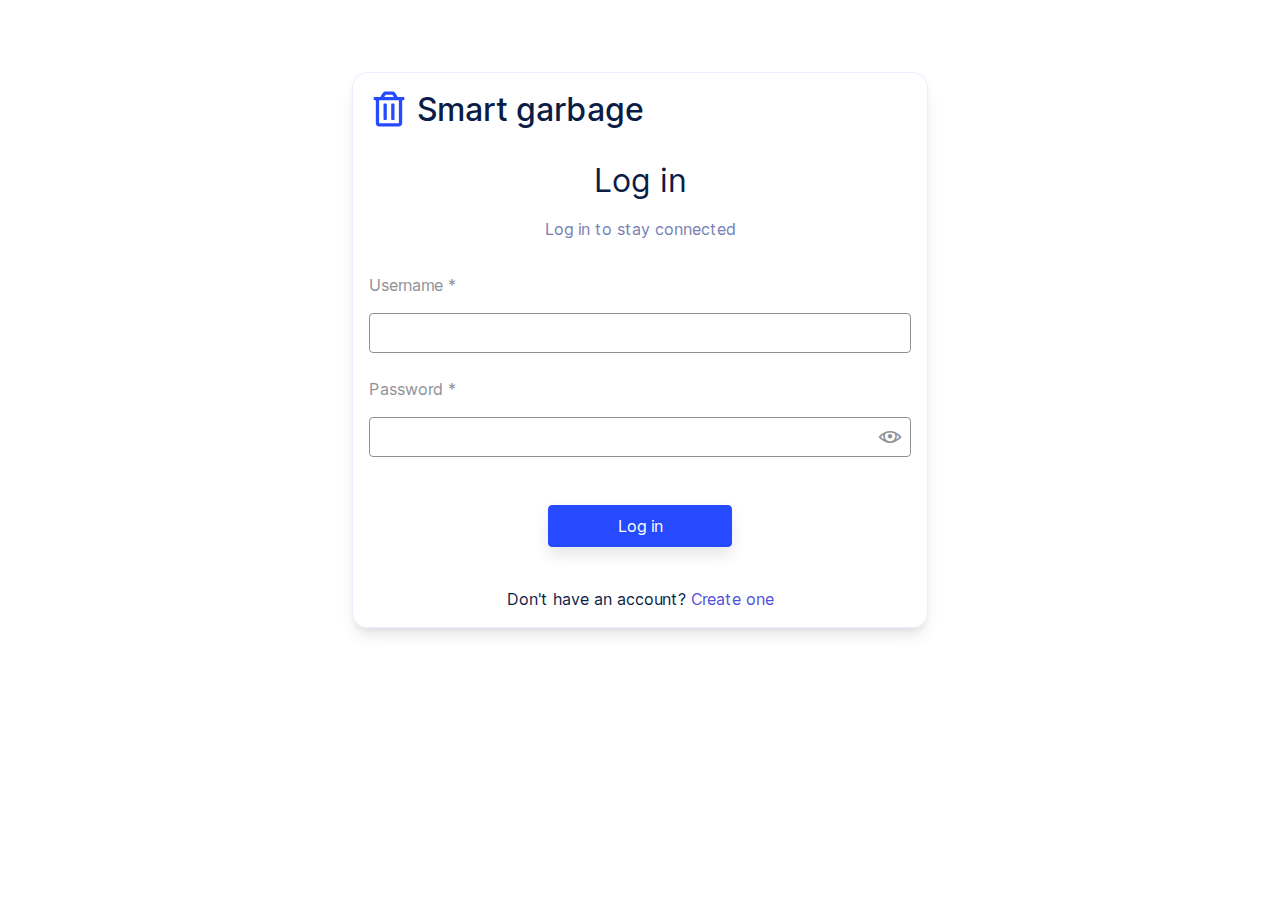
<file: frontend/index.html>
<!DOCTYPE html>
<html lang="en">
  <head>
    <meta charset="UTF-8" />
    <meta name="viewport" content="width=device-width, initial-scale=1.0" />
    <meta http-equiv="X-UA-Compatible" content="ie=edge" />
    <meta name="theme-color" content="#0C5FB0" />
    <meta name="description" content="Smart Room: Welcome" />
    <title>Smart Garbage</title>

    <!-- Show logo -->
    <link rel="icon" href="img/favicon-blue.svg" />
    <link rel="apple-touch-icon" href="img/apple-touch-icon.png" />
    <link rel="manifest" href="img/manifest.json" />

    <!-- Get icons -->
    <!-- maker https://icons8.com/line-awesome -->
    <link rel="stylesheet" href="supplier/icons/css/line-awesome.min.css" />

    <!-- Get styles -->
    <link rel="stylesheet" href="supplier/toast/simple-notify.min.css" />
    <link rel="stylesheet" href="style/normalize.css" />
    <link rel="stylesheet" href="style/screen.css" />

    <!-- Get scripts -->
    <script src="https://cdn.socket.io/4.4.1/socket.io.min.js" integrity="sha384-fKnu0iswBIqkjxrhQCTZ7qlLHOFEgNkRmK2vaO/LbTZSXdJfAu6ewRBdwHPhBo/H" crossorigin="anonymous"></script>
    <script src="supplier/toast/simple-notify.min.js"></script>
    <script src="script/datahandler.js"></script>
    <script src="script/app.js"></script>
    <script src="script/index.js"></script>
  </head>
  <body class="js-index-page">
    <div class="o-row o-row--login js-create u-hidden-card">
      <div class="o-container u-center">
        <div class="c-card c-card__login">
          <h1 class="c-logo u-mb-xl">
            <svg
              class="c-logo__symbol c-logo__symbol--blue u-pr-xs"
              version="1.1"
              id="Layer_1"
              xmlns="http://www.w3.org/2000/svg"
              xmlns:xlink="http://www.w3.org/1999/xlink"
              x="0px"
              y="0px"
              viewBox="0 0 512 512"
              style="enable-background: new 0 0 512 512"
              xml:space="preserve"
            >
              <g>
                <path
                  d="M294.7,396.6h21.1c5.8,0,10.5-4.7,10.5-10.5V196.2c0-5.8-4.7-10.5-10.5-10.5h-21.1c-5.8,0-10.5,4.7-10.5,10.5v189.8
                                    C284.1,391.9,288.8,396.6,294.7,396.6z M438.8,101.3h-72.4l-29.9-49.8C328.9,38.8,315.1,31,300.3,31h-88.6
                                    c-14.8,0-28.6,7.8-36.2,20.5l-29.9,49.8H73.2c-7.8,0-14.1,6.3-14.1,14.1v14.1c0,7.8,6.3,14.1,14.1,14.1h14.1v295.3
                                    c0,23.3,18.9,42.2,42.2,42.2l0,0h253.1c23.3,0,42.2-18.9,42.2-42.2l0,0V143.5h14.1c7.8,0,14.1-6.3,14.1-14.1v-14.1
                                    C452.9,107.6,446.6,101.3,438.8,101.3z M210.2,75.7c1-1.6,2.7-2.6,4.5-2.6h82.6c1.9,0,3.6,1,4.5,2.6l15.3,25.6H194.8L210.2,75.7z
                                    M382.6,438.8H129.4V143.5h253.1V438.8z M196.2,396.6h21.1c5.8,0,10.5-4.7,10.5-10.5V196.2c0-5.8-4.7-10.5-10.5-10.5h-21.1
                                    c-5.8,0-10.5,4.7-10.5,10.5v189.8C185.7,391.9,190.4,396.6,196.2,396.6z"
                />
              </g>
            </svg>
            <p class="u-mb-clear u-fw-medium c-lead c-lead--xxl u-align-self-center">Smart garbage</p>
          </h1>
          <h2 class="u-ta-center u-mb-md u-fw-regular">Sign up</h2>
          <p class="u-ta-center u-mb-xl u-color-text-light">Create a new account</p>
          <div class="u-column-reverse">
            <input class="c-input u-mb-lg js-username" type="text" value="" id="username" name="username" required />
            <label class="c-input__text c-input__text--light" for="username">Username *</label>
          </div>
          <div class="u-column-reverse">
            <i class="las la-eye c-icon-eye u-mb-clear u-mb-xl js-password-eye"></i>
            <input class="c-input u-mb-lg js-password" type="password" value="" id="password" name="password" required />
            <label class="c-input__text c-input__text--light" for="password">Password *</label>
          </div>
          <div class="u-column-reverse u-mb-md">
            <input class="c-input u-mb-lg js-input-badgeid" type="text" value="" id="badge_id" name="badge_id" required readonly/>
            <label class="c-input__text c-input__text--light" for="badge_id"
              >Badge id<i class="las la-question-circle c-icon--xs js-info-badge-id c-info"><span class="c-info__text">Scan your badge on the trash can to get the badge number.</span></i></label
            >
          </div>
          <div class="u-ta-center u-mb-xxl">
            <button class="o-button-reset c-button c-button-lg u-mr-clear u-mt-clear js-signup-btn">Sign up</button>
          </div>
          <p class="u-ta-center u-mb-clear">Already have an account? <a class="js-toggle-login">Log In</a></p>
        </div>
      </div>
    </div>

    <div class="o-row o-row--login js-login">
      <div class="o-container u-center">
        <div class="c-card c-card__login">
          <h1 class="c-logo u-mb-xl">
            <svg
              class="c-logo__symbol c-logo__symbol--blue u-pr-xs"
              version="1.1"
              id="Layer_1"
              xmlns="http://www.w3.org/2000/svg"
              xmlns:xlink="http://www.w3.org/1999/xlink"
              x="0px"
              y="0px"
              viewBox="0 0 512 512"
              style="enable-background: new 0 0 512 512"
              xml:space="preserve"
            >
              <g>
                <path
                  d="M294.7,396.6h21.1c5.8,0,10.5-4.7,10.5-10.5V196.2c0-5.8-4.7-10.5-10.5-10.5h-21.1c-5.8,0-10.5,4.7-10.5,10.5v189.8
                                    C284.1,391.9,288.8,396.6,294.7,396.6z M438.8,101.3h-72.4l-29.9-49.8C328.9,38.8,315.1,31,300.3,31h-88.6
                                    c-14.8,0-28.6,7.8-36.2,20.5l-29.9,49.8H73.2c-7.8,0-14.1,6.3-14.1,14.1v14.1c0,7.8,6.3,14.1,14.1,14.1h14.1v295.3
                                    c0,23.3,18.9,42.2,42.2,42.2l0,0h253.1c23.3,0,42.2-18.9,42.2-42.2l0,0V143.5h14.1c7.8,0,14.1-6.3,14.1-14.1v-14.1
                                    C452.9,107.6,446.6,101.3,438.8,101.3z M210.2,75.7c1-1.6,2.7-2.6,4.5-2.6h82.6c1.9,0,3.6,1,4.5,2.6l15.3,25.6H194.8L210.2,75.7z
                                    M382.6,438.8H129.4V143.5h253.1V438.8z M196.2,396.6h21.1c5.8,0,10.5-4.7,10.5-10.5V196.2c0-5.8-4.7-10.5-10.5-10.5h-21.1
                                    c-5.8,0-10.5,4.7-10.5,10.5v189.8C185.7,391.9,190.4,396.6,196.2,396.6z"
                />
              </g>
            </svg>
            <p class="u-mb-clear u-fw-medium c-lead c-lead--xxl u-align-self-center">Smart garbage</p>
          </h1>
          <h2 class="u-ta-center u-mb-md u-fw-regular">Log in</h2>
          <p class="u-ta-center u-mb-xl u-color-text-light">Log in to stay connected</p>
          <div class="u-column-reverse">
            <input class="c-input u-mb-lg js-username-login" type="text" value="" id="username2" name="username2" required />
            <label class="c-input__text c-input__text--light" for="username2">Username *</label>
          </div>
          <div class="u-column-reverse u-mb-md">
            <i class="las la-eye c-icon-eye u-mb-clear u-mb-xxl js-password-eye"></i>
            <input class="c-input u-mb-lg js-password-login" type="password" value="" id="password2" name="password2" required />
            <label class="c-input__text c-input__text--light" for="password2">Password *</label>
          </div>
          <div class="u-ta-center u-mb-xxl">
            <button class="o-button-reset c-button c-button-lg u-mr-clear u-mt-clear js-login-btn">Log in</button>
          </div>
          <p class="u-ta-center u-mb-clear">Don't have an account? <a class="js-toggle-login">Create one</a></p>
        </div>
      </div>
    </div>
  </body>
</html>
</file>
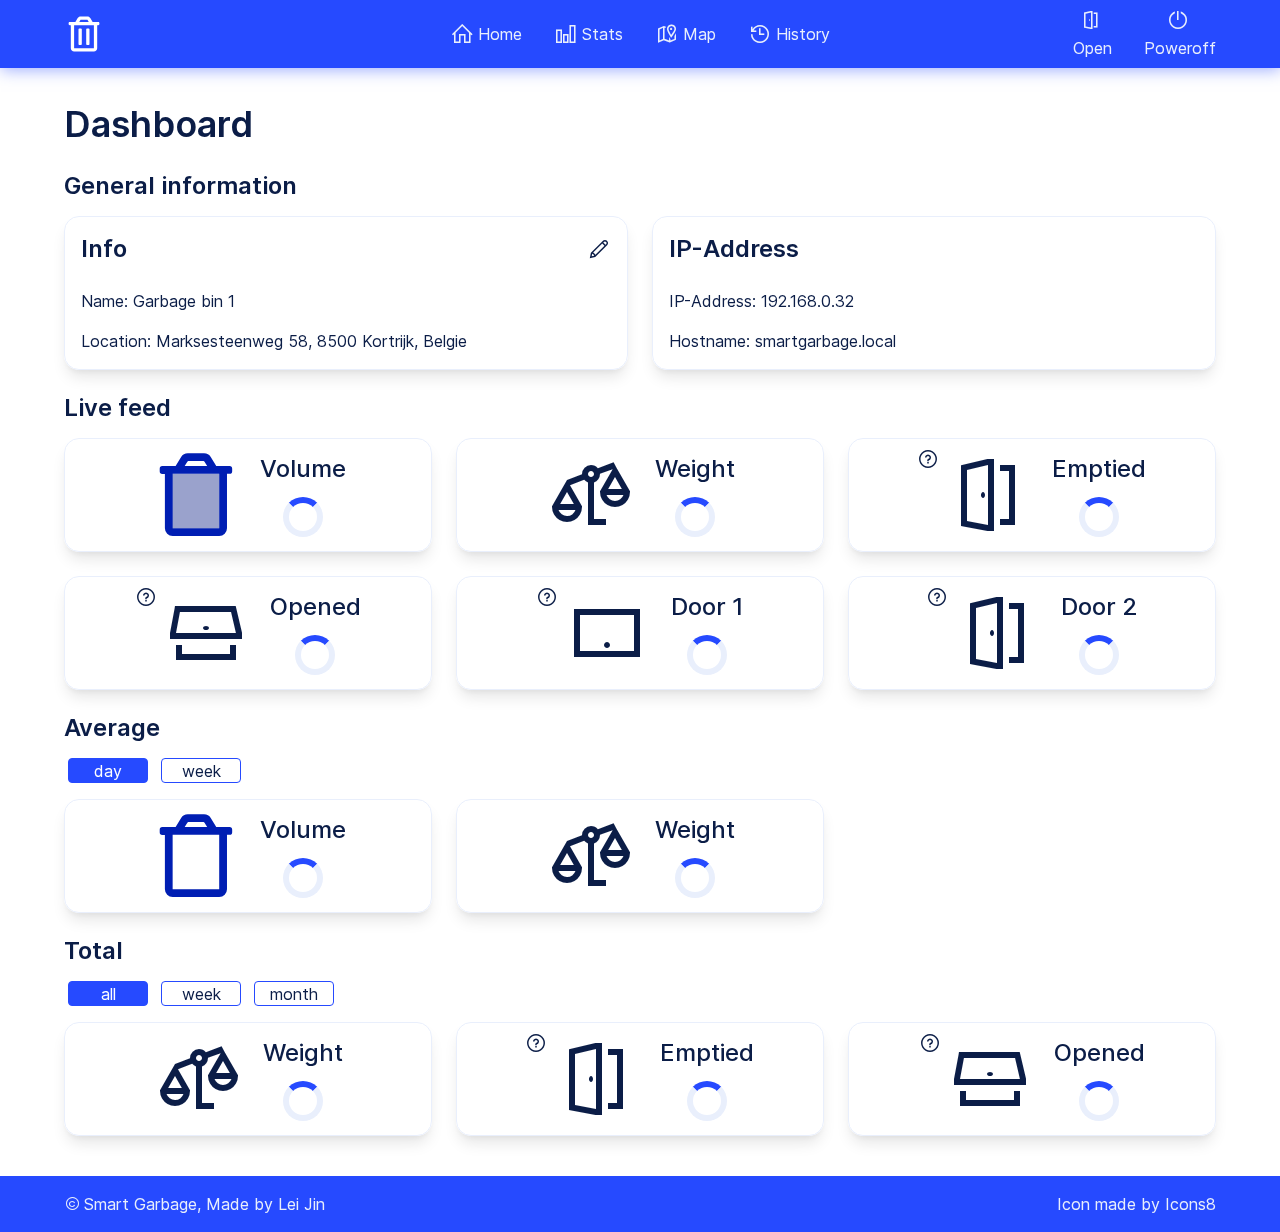
<file: frontend/dashboard.html>
<!DOCTYPE html>
<html lang="en">
  <head>
    <meta charset="UTF-8" />
    <meta name="viewport" content="width=device-width, initial-scale=1.0" />
    <meta http-equiv="X-UA-Compatible" content="ie=edge" />
    <meta name="theme-color" content="#0C5FB0" />
    <meta name="description" content="Smart Room: Dashboard" />
    <title>Smart Garbage</title>

    <!-- Show logo -->
    <link rel="icon" href="img/favicon-blue.svg" />
    <link rel="apple-touch-icon" href="img/apple-touch-icon.png" />
    <link rel="manifest" href="img/manifest.json" />

    <!-- Get icons -->
    <!-- maker https://icons8.com/line-awesome -->
    <link rel="stylesheet" href="supplier/icons/css/line-awesome.min.css" />

    <!-- Get styles -->
    <link rel="stylesheet" href="supplier/toast/simple-notify.min.css" />
    <link rel="stylesheet" href="style/normalize.css" />
    <link rel="stylesheet" href="style/screen.css" />

    <!-- Get scripts -->
    <script src="https://cdn.socket.io/4.4.1/socket.io.min.js" integrity="sha384-fKnu0iswBIqkjxrhQCTZ7qlLHOFEgNkRmK2vaO/LbTZSXdJfAu6ewRBdwHPhBo/H" crossorigin="anonymous"></script>
    <script src="supplier/toast/simple-notify.min.js"></script>
    <script src="script/datahandler.js"></script>
    <script src="script/app.js"></script>
    <script src="script/dashboard.js"></script>
  </head>
  <body class="js-dashboard-page">
    <div class="c-page">
      <header class="o-row u-color-primary-blue o-row--clear-top o-row--header">
        <div class="o-container">
          <div class="c-header">
            <div class="c-header__logo">
              <h1 class="c-logo u-mb-clear js-logo">
                <svg
                  class="c-logo__symbol"
                  version="1.1"
                  id="Layer_1"
                  xmlns="http://www.w3.org/2000/svg"
                  xmlns:xlink="http://www.w3.org/1999/xlink"
                  x="0px"
                  y="0px"
                  viewBox="0 0 512 512"
                  style="enable-background: new 0 0 512 512"
                  xml:space="preserve"
                >
                  <g>
                    <path
                      d="M294.7,396.6h21.1c5.8,0,10.5-4.7,10.5-10.5V196.2c0-5.8-4.7-10.5-10.5-10.5h-21.1c-5.8,0-10.5,4.7-10.5,10.5v189.8
                            C284.1,391.9,288.8,396.6,294.7,396.6z M438.8,101.3h-72.4l-29.9-49.8C328.9,38.8,315.1,31,300.3,31h-88.6
                            c-14.8,0-28.6,7.8-36.2,20.5l-29.9,49.8H73.2c-7.8,0-14.1,6.3-14.1,14.1v14.1c0,7.8,6.3,14.1,14.1,14.1h14.1v295.3
                            c0,23.3,18.9,42.2,42.2,42.2l0,0h253.1c23.3,0,42.2-18.9,42.2-42.2l0,0V143.5h14.1c7.8,0,14.1-6.3,14.1-14.1v-14.1
                            C452.9,107.6,446.6,101.3,438.8,101.3z M210.2,75.7c1-1.6,2.7-2.6,4.5-2.6h82.6c1.9,0,3.6,1,4.5,2.6l15.3,25.6H194.8L210.2,75.7z
                            M382.6,438.8H129.4V143.5h253.1V438.8z M196.2,396.6h21.1c5.8,0,10.5-4.7,10.5-10.5V196.2c0-5.8-4.7-10.5-10.5-10.5h-21.1
                            c-5.8,0-10.5,4.7-10.5,10.5v189.8C185.7,391.9,190.4,396.6,196.2,396.6z"
                    />
                  </g>
                </svg>
              </h1>
            </div>
            <div class="c-header__nav c-header__nav--main">
              <nav class="c-nav">
                <ul class="o-list c-nav__list">
                  <li class="c-nav__item">
                    <a class="c-nav__link c-link-cta" href="home.html"> <span class="c-nav__icon las la-home"></span>Home </a>
                  </li>
                  <li class="c-nav__item">
                    <a class="c-nav__link c-link-cta" href="stats.html"> <span class="c-nav__icon las la-chart-bar"></span>Stats </a>
                  </li>
                  <li class="c-nav__item">
                    <a class="c-nav__link c-link-cta" href="map.html"> <span class="c-nav__icon las la-map-marked-alt"></span>Map </a>
                  </li>
                  <li class="c-nav__item">
                    <a class="c-nav__link c-link-cta" href="history.html"> <span class="c-nav__icon las la-history"></span>History </a>
                  </li>
                </ul>
              </nav>
            </div>
            <div class="c-header__nav">
              <nav class="c-nav">
                <ul class="o-list c-nav__list u-mb-clear">
                  <li class="c-nav__item">
                    <a class="c-nav__link c-nav__link--button js-open-btn"> <span class="c-nav__icon las la-door-open"></span>Open </a>
                  </li>
                  <li class="c-nav__item">
                    <a class="c-nav__link c-nav__link--button js-poweroff-btn"> <span class="c-nav__icon las la-power-off"></span>Poweroff </a>
                  </li>
                </ul>
              </nav>
            </div>

            <div class="c-header__mobile-nav-trigger">
              <button class="o-button-reset c-nav-trigger js-toggle-nav">
                <span class="c-nav__icon u-mr-clear las la-bars"></span>
              </button>
            </div>
          </div>
        </div>
      </header>
      <div class="o-row u-pt-lg c-body">
        <div class="o-container">
          <h1>Dashboard</h1>
          <!-- General information -->
          <section class="js-general-information">
            <h2 class="u-mb-clear u-mb-md c-lead c-lead--xl">General information</h2>
            <div class="o-layout o-layout--gutter">
              <div class="o-layout__item u-1-of-2-bp3">
                <div class="c-card">
                  <h3 class="c-card__title">Info<i class="c-card__icon-sm las la-pen js-toggle-popup"></i></h3>
                  <p class="u-mb-clear u-mb-md">Name: Garbage bin 1</p>
                  <p class="u-mb-clear">Location: Marksesteenweg 58, 8500 Kortrijk, Belgie</p>
                </div>
              </div>
              <div class="o-layout__item u-1-of-2-bp3">
                <div class="c-card">
                  <h3 class="c-card__title">IP-Address</h3>
                  <p class="u-mb-clear u-mb-md">IP-Address: 192.168.0.32</p>
                  <p class="u-mb-clear">Hostname: smartgarbage.local</p>
                </div>
              </div>
            </div>
          </section>
          <!-- Live feed -->
          <section class="js-live-data">
            <h2 class="u-mb-clear u-mb-md c-lead c-lead--xl">Live feed</h2>

            <div class="o-layout o-layout--gutter">
              <div class="o-layout__item u-1-of-3-bp2 u-1-of-2-bp1 u-flex-grow-1">
                <div class="c-card c-card--feed">
                  <svg class="c-card__icon-lg" id="Sensor_info" data-name="Sensor info" xmlns="http://www.w3.org/2000/svg" width="96" height="96" viewBox="0 0 96 96">
                    <!-- change the volume with the stroke-width -->
                    <line class="js-icon-volume-live-feed" x1="23.89" y1="54.04" x2="71.26" y2="54.04" fill="none" stroke="#9aa2cc" stroke-miterlimit="10" stroke-width="54.34" />
                    <g id="logo">
                      <rect id="Rectangle_13" data-name="Rectangle 13" width="96" height="96" fill="none" />
                      <g id="trash-alt-1" transform="translate(11.705 6.172)">
                        <path
                          id="Path_201"
                          data-name="Path 201"
                          d="M128.959,43.934h-13.32l-5.5-9.162A7.774,7.774,0,0,0,103.477,31h-16.3a7.774,7.774,0,0,0-6.66,3.772l-5.5,9.162H61.694A2.591,2.591,0,0,0,59.1,46.528v2.594a2.591,2.591,0,0,0,2.594,2.594h2.594v54.33a7.766,7.766,0,0,0,7.764,7.764h46.566a7.766,7.766,0,0,0,7.764-7.764h0V51.7h2.594a2.591,2.591,0,0,0,2.594-2.594V46.51A2.615,2.615,0,0,0,128.959,43.934ZM86.9,39.224a.989.989,0,0,1,.828-.478h15.2a.943.943,0,0,1,.828.478l2.815,4.71h-22.5Zm31.719,66.8H72.034V51.7H118.6v54.33Z"
                          transform="translate(-59.1 -31)"
                          fill="#001eb3"
                        />
                      </g>
                    </g>
                  </svg>

                  <h3 class="c-card__title c-card__title--feed">
                    Volume
                    <p class="c-loader"></p>
                    <!-- <span class="c-card__value">50<span class="c-lead c-lead--xl">%</span></span> -->
                  </h3>
                </div>
              </div>

              <div class="o-layout__item u-1-of-3-bp2 u-1-of-2-bp1 u-flex-grow-1">
                <div class="c-card c-card--feed">
                  <i class="c-card__icon-lg las la-balance-scale-left"></i>
                  <h3 class="c-card__title c-card__title--feed">
                    Weight
                    <p class="c-loader"></p>
                    <!-- <span class="c-card__value">52<span class="c-lead c-lead--xl">kg</span></span> -->
                  </h3>
                </div>
              </div>

              <div class="o-layout__item u-1-of-3-bp2 u-1-of-2-bp1 u-flex-grow-1 js-card">
                <div class="c-card c-card--feed">
                  <i class="c-card__icon-sm las la-question-circle js-card-button u-align-items-start">
                    <i class="c-card__icon-lg las la-door-open"></i>
                  </i>
                  <h3 class="c-card__title c-card__title--feed">
                    Emptied
                    <p class="c-loader"></p>
                    <!-- <span class="c-card__value">12</span> -->
                  </h3>
                </div>
              </div>
              <!-- Info card -->
              <div class="o-layout__item u-1-of-3-bp2 u-1-of-2-bp1 u-flex-grow-1 js-card-info u-hidden-card">
                <div class="c-card c-card--feed c-card--info">
                  <i class="c-card__icon-sm las la-times u-h-xl js-card-button"></i>
                  <p class="u-mb-clear">Number of times the trash can was emptied.</p>
                </div>
              </div>

              <div class="o-layout__item u-1-of-3-bp2 u-1-of-2-bp1 u-flex-grow-1 js-card">
                <div class="c-card c-card--feed">
                  <i class="c-card__icon-sm las la-question-circle js-card-button u-align-items-start">
                    <i class="c-card__icon-lg las la-door-open u-rotate-90"></i>
                  </i>
                  <h3 class="c-card__title c-card__title--feed">
                    Opened
                    <p class="c-loader"></p>
                    <!-- <span class="c-card__value">3</span> -->
                  </h3>
                </div>
              </div>
              <!-- Info card -->
              <div class="o-layout__item u-1-of-3-bp2 u-1-of-2-bp1 u-flex-grow-1 js-card-info u-hidden-card">
                <div class="c-card c-card--feed c-card--info">
                  <i class="c-card__icon-sm las la-times u-h-xl js-card-button"></i>
                  <p class="u-mb-clear">Number of times the lid has been opened from the garbage can.</p>
                </div>
              </div>

              <div class="o-layout__item u-1-of-3-bp2 u-1-of-2-bp1 u-flex-grow-1 js-card">
                <div class="c-card c-card--feed">
                  <i class="c-card__icon-sm las la-question-circle js-card-button u-align-items-start">
                    <i class="c-card__icon-lg las la-door-closed u-rotate-90"></i>
                  </i>
                  <h3 class="c-card__title c-card__title--feed">
                    Door 1
                    <p class="c-loader"></p>
                    <!-- <span class="c-card__value">Close</span> -->
                  </h3>
                </div>
              </div>
              <!-- Info card -->
              <div class="o-layout__item u-1-of-3-bp2 u-1-of-2-bp1 js-card-info u-hidden-card">
                <div class="c-card c-card--feed c-card--info">
                  <i class="c-card__icon-sm las la-times u-h-xl js-card-button"></i>
                  <p class="u-mb-clear">Here you see the status of lid is: closed = close, opened = open.</p>
                </div>
              </div>

              <div class="o-layout__item u-1-of-3-bp2 u-1-of-2-bp1 u-flex-grow-1 js-card">
                <div class="c-card c-card--feed">
                  <i class="c-card__icon-sm las la-question-circle js-card-button u-align-items-start">
                    <i class="c-card__icon-lg las la-door-open"></i>
                  </i>
                  <h3 class="c-card__title c-card__title--feed">
                    Door 2
                    <p class="c-loader"></p>
                    <!-- <span class="c-card__value">Open</span> -->
                  </h3>
                </div>
              </div>
              <!-- Info card -->
              <div class="o-layout__item u-1-of-3-bp2 u-1-of-2-bp1 js-card-info u-hidden-card">
                <div class="c-card c-card--feed c-card--info">
                  <i class="c-card__icon-sm las la-times u-h-xl js-card-button"></i>
                  <p class="u-mb-clear">Here you can see the status of the door: closed = close, opened = open.</p>
                </div>
              </div>
            </div>
          </section>
          <!-- Average -->
          <section>
            <div class="c-filter--layout">
              <h2 class="u-mb-clear u-mb-md u-mr-sm c-lead c-lead--xl">Average</h2>
              <button class="o-button-reset c-filter c-filter--active js-filter-average">day</button>
              <button class="o-button-reset c-filter js-filter-average">week</button>
            </div>
            <div class="o-layout o-layout--gutter js-average">
              <div class="o-layout__item u-1-of-3-bp2 u-1-of-2-bp1 u-flex-grow-1">
                <div class="c-card c-card--feed">
                  <svg class="c-card__icon-lg" id="Sensor_info" data-name="Sensor info" xmlns="http://www.w3.org/2000/svg" width="96" height="96" viewBox="0 0 96 96">
                    <!-- change the volume with the stroke-width -->
                    <line class="js-icon-volume-average" x1="23.89" y1="54.04" x2="71.26" y2="54.04" fill="none" stroke="#9aa2cc" stroke-miterlimit="10" stroke-width="0" />
                    <g id="logo">
                      <rect id="Rectangle_13" data-name="Rectangle 13" width="96" height="96" fill="none" />
                      <g id="trash-alt-1" transform="translate(11.705 6.172)">
                        <path
                          id="Path_201"
                          data-name="Path 201"
                          d="M128.959,43.934h-13.32l-5.5-9.162A7.774,7.774,0,0,0,103.477,31h-16.3a7.774,7.774,0,0,0-6.66,3.772l-5.5,9.162H61.694A2.591,2.591,0,0,0,59.1,46.528v2.594a2.591,2.591,0,0,0,2.594,2.594h2.594v54.33a7.766,7.766,0,0,0,7.764,7.764h46.566a7.766,7.766,0,0,0,7.764-7.764h0V51.7h2.594a2.591,2.591,0,0,0,2.594-2.594V46.51A2.615,2.615,0,0,0,128.959,43.934ZM86.9,39.224a.989.989,0,0,1,.828-.478h15.2a.943.943,0,0,1,.828.478l2.815,4.71h-22.5Zm31.719,66.8H72.034V51.7H118.6v54.33Z"
                          transform="translate(-59.1 -31)"
                          fill="#001eb3"
                        />
                      </g>
                    </g>
                  </svg>

                  <h3 class="c-card__title c-card__title--feed">
                    Volume
                    <p class="c-loader"></p>
                    <!-- <span class="c-card__value">58<span class="c-lead c-lead--xl">%</span></span> -->
                  </h3>
                </div>
              </div>
              <div class="o-layout__item u-1-of-3-bp2 u-1-of-2-bp1 u-flex-grow-1">
                <div class="c-card c-card--feed">
                  <i class="c-card__icon-lg las la-balance-scale-left"></i>
                  <h3 class="c-card__title c-card__title--feed">
                    Weight
                    <p class="c-loader"></p>
                    <!-- <span class="c-card__value">2.2<span class="c-lead c-lead--xl">kg</span></span> -->
                  </h3>
                </div>
              </div>
            </div>
          </section>
          <!-- Total -->
          <section class="u-mb-md">
            <div class="c-filter--layout">
              <h2 class="u-mb-clear u-mb-md u-mr-sm c-lead c-lead--xl">Total</h2>
              <button class="o-button-reset c-filter c-filter--active js-filter-total">all</button>
              <button class="o-button-reset c-filter js-filter-total">week</button>
              <button class="o-button-reset c-filter js-filter-total">month</button>
            </div>
            <div class="o-layout o-layout--gutter js-total">
              <div class="o-layout__item u-1-of-3-bp2 u-1-of-2-bp1 u-flex-grow-1">
                <div class="c-card c-card--feed">
                  <i class="c-card__icon-lg las la-balance-scale-left"></i>
                  <h3 class="c-card__title c-card__title--feed">
                    Weight
                    <p class="c-loader"></p>
                    <!-- <span class="c-card__value">20<span class="c-lead c-lead--xl">kg</span></span> -->
                  </h3>
                </div>
              </div>

              <div class="o-layout__item u-1-of-3-bp2 u-1-of-2-bp1 u-flex-grow-1 js-card">
                <div class="c-card c-card--feed">
                  <i class="c-card__icon-sm las la-question-circle js-card-button u-align-items-start">
                    <i class="c-card__icon-lg las la-door-open"></i>
                  </i>
                  <h3 class="c-card__title c-card__title--feed">
                    Emptied
                    <p class="c-loader"></p>
                    <!-- <span class="c-card__value">12</span> -->
                  </h3>
                </div>
              </div>
              <!-- Info card -->
              <div class="o-layout__item u-1-of-3-bp2 u-1-of-2-bp1 js-card-info u-hidden-card">
                <div class="c-card c-card--feed c-card--info">
                  <i class="c-card__icon-sm las la-times u-h-xl js-card-button"></i>
                  <p class="u-mb-clear">Number of times the trash can was emptied.</p>
                </div>
              </div>

              <div class="o-layout__item u-1-of-3-bp2 u-1-of-2-bp1 u-flex-grow-1 js-card">
                <div class="c-card c-card--feed">
                  <i class="c-card__icon-sm las la-question-circle js-card-button u-align-items-start">
                    <i class="c-card__icon-lg las la-door-open u-rotate-90"></i>
                  </i>
                  <h3 class="c-card__title c-card__title--feed">
                    Opened
                    <p class="c-loader"></p>
                    <!-- <span class="c-card__value">3</span> -->
                  </h3>
                </div>
              </div>
              <!-- Info card -->
              <div class="o-layout__item u-1-of-3-bp2 u-1-of-2-bp1 js-card-info u-hidden-card">
                <div class="c-card c-card--feed c-card--info">
                  <i class="c-card__icon-sm las la-times u-h-xl js-card-button"></i>
                  <p class="u-mb-clear">Number of times the lid has been opened from the garbage can.</p>
                </div>
              </div>
            </div>
          </section>
        </div>
      </div>

      <footer class="o-row u-color-primary-blue o-row--clear-top">
        <div class="o-container">
          <div class="c-footer">
            <div class="c-footer__text">
              <div class="c-footer__icon"><span class="las la-copyright"></span>Smart Garbage, Made by Lei Jin</div>
            </div>
            <div class="c-footer__text c-footer__text--right">
              <div>Icon made by <a href="https://icons8.com/" class="c-footer__link">Icons8</a></div>
            </div>
          </div>
        </div>
      </footer>
    </div>

    <aside class="c-mobile-nav">
      <div class="c-mobile-nav__body u-color-primary-blue">
        <div class="c-mobile-nav__header">
          <p class="c-logo js-logo">
            <svg class="c-logo__symbol" version="1.1" id="Layer_1" xmlns="http://www.w3.org/2000/svg" xmlns:xlink="http://www.w3.org/1999/xlink" x="0px" y="0px" viewBox="0 0 512 512" style="enable-background: new 0 0 512 512" xml:space="preserve">
              <g>
                <path
                  d="M294.7,396.6h21.1c5.8,0,10.5-4.7,10.5-10.5V196.2c0-5.8-4.7-10.5-10.5-10.5h-21.1c-5.8,0-10.5,4.7-10.5,10.5v189.8
                          C284.1,391.9,288.8,396.6,294.7,396.6z M438.8,101.3h-72.4l-29.9-49.8C328.9,38.8,315.1,31,300.3,31h-88.6
                          c-14.8,0-28.6,7.8-36.2,20.5l-29.9,49.8H73.2c-7.8,0-14.1,6.3-14.1,14.1v14.1c0,7.8,6.3,14.1,14.1,14.1h14.1v295.3
                          c0,23.3,18.9,42.2,42.2,42.2l0,0h253.1c23.3,0,42.2-18.9,42.2-42.2l0,0V143.5h14.1c7.8,0,14.1-6.3,14.1-14.1v-14.1
                          C452.9,107.6,446.6,101.3,438.8,101.3z M210.2,75.7c1-1.6,2.7-2.6,4.5-2.6h82.6c1.9,0,3.6,1,4.5,2.6l15.3,25.6H194.8L210.2,75.7z
                          M382.6,438.8H129.4V143.5h253.1V438.8z M196.2,396.6h21.1c5.8,0,10.5-4.7,10.5-10.5V196.2c0-5.8-4.7-10.5-10.5-10.5h-21.1
                          c-5.8,0-10.5,4.7-10.5,10.5v189.8C185.7,391.9,190.4,396.6,196.2,396.6z"
                />
              </g>
            </svg>
          </p>
          <button class="o-button-reset c-nav-trigger js-toggle-nav">
            <span class="c-nav__icon c-nav-trigger__icon c-nav__icon--mobile las la-times"></span>
          </button>
        </div>
        <div class="c-mobile-nav__nav c-mobile-nav__nav--main">
          <nav class="c-nav">
            <ul class="o-list c-nav__list">
              <li class="c-nav__item">
                <a class="c-nav__link c-link-cta" href="home.html"> <span class="c-nav__icon las la-home"></span>Home </a>
              </li>
              <li class="c-nav__item">
                <a class="c-nav__link c-link-cta" href="stats.html"> <span class="c-nav__icon las la-chart-bar"></span>Stats </a>
              </li>
              <li class="c-nav__item">
                <a class="c-nav__link c-link-cta" href="map.html"> <span class="c-nav__icon las la-map-marked-alt"></span>Map </a>
              </li>
              <li class="c-nav__item">
                <a class="c-nav__link c-link-cta" href="history.html"> <span class="c-nav__icon las la-history"></span>History </a>
              </li>
            </ul>
          </nav>
        </div>
        <div class="c-mobile-nav__nav">
          <nav class="c-nav">
            <ul class="o-list c-nav__list u-mb-clear">
              <li class="c-nav__item">
                <a class="c-nav__link c-link-cta js-open-btn"> <span class="c-nav__icon las la-door-open"></span>Open </a>
              </li>
              <li class="c-nav__item">
                <a class="c-nav__link c-link-cta js-poweroff-btn"> <span class="c-nav__icon las la-power-off"></span>Poweroff </a>
              </li>
            </ul>
          </nav>
        </div>
      </div>
    </aside>

    <div class="c-popup">
      <div class="c-popup__body">
        <h3 class="c-popup__title">Change info<i class="c-card__icon-sm las la-times js-toggle-popup"></i></h3>
        <div class="c-popup__form">
          <div class="u-column-reverse">
            <input class="c-input js-popup-name" type="text" value="" id="name" name="name" placeholder="Garbage bin 1" />
            <label class="c-input__text" for="name">Name</label>
          </div>
          <div class="u-column-reverse u-mb-md">
            <input class="c-input js-popup-location" type="text" value="" id="location" name="location" placeholder="Marksesteenweg 58, 8500 Kortrijk" />
            <label class="c-input__text" for="location">Location</label>
          </div>
          <div class="c-popup__button">
            <button class="o-button-reset c-button c-button--reversed js-toggle-popup">Cancel</button>
            <button class="o-button-reset c-button u-mr-clear js-popup-confirm-btn">Confirm</button>
          </div>
        </div>
      </div>
    </div>
  </body>
</html>
</file>
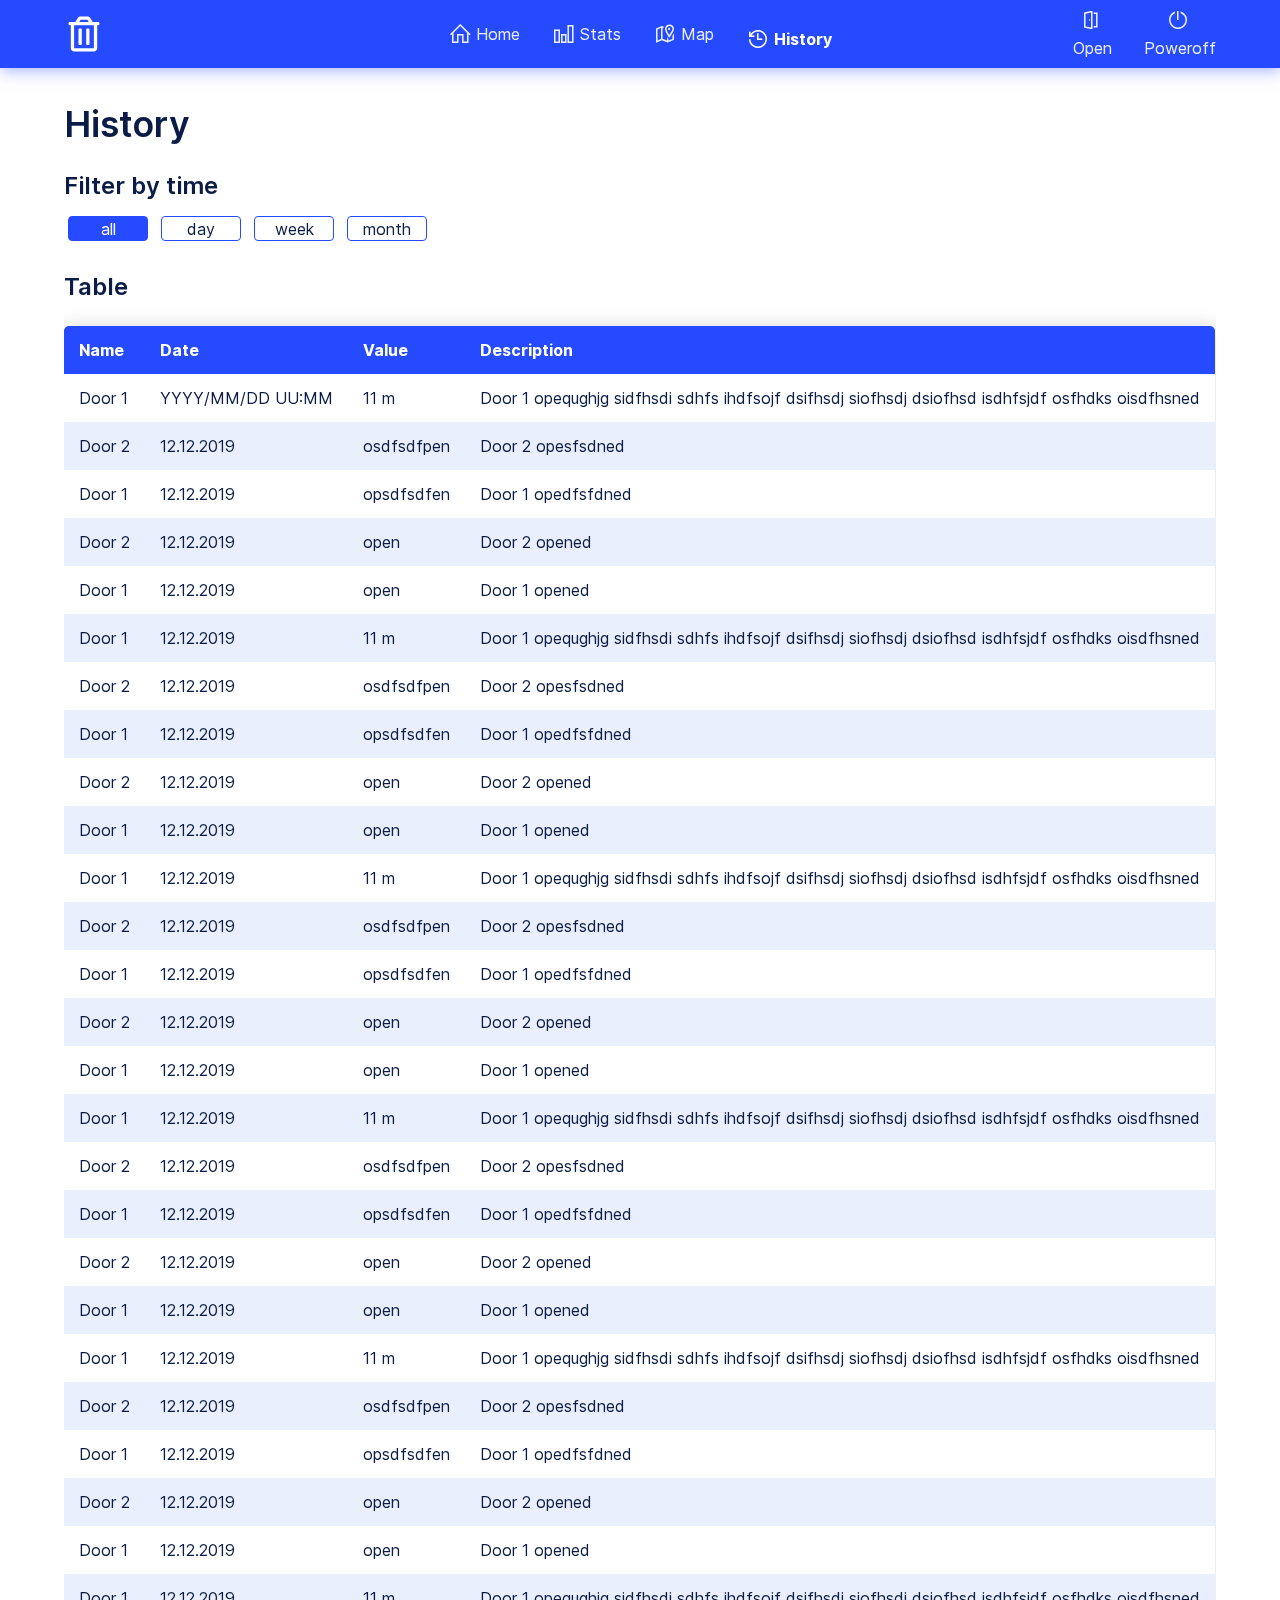
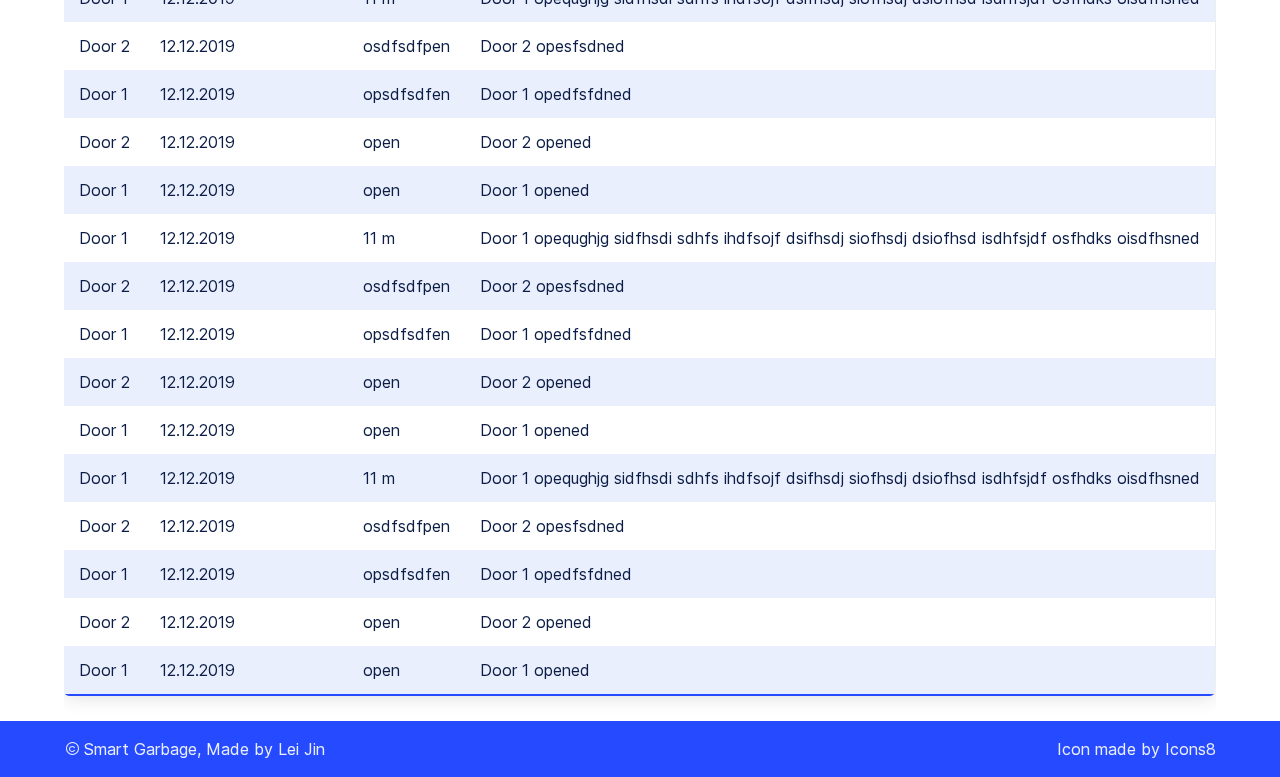
<file: frontend/history.html>
<!DOCTYPE html>
<html lang="en">
  <head>
    <meta charset="UTF-8" />
    <meta name="viewport" content="width=device-width, initial-scale=1.0" />
    <meta http-equiv="X-UA-Compatible" content="ie=edge" />
    <meta name="theme-color" content="#0C5FB0" />
    <meta name="description" content="Smart Room: History" />
    <title>Smart Garbage</title>

    <!-- Show logo -->
    <link rel="icon" href="img/favicon-blue.svg" />
    <link rel="apple-touch-icon" href="img/apple-touch-icon.png" />
    <link rel="manifest" href="img/manifest.json" />

    <!-- Get icons -->
    <!-- maker https://icons8.com/line-awesome -->
    <link rel="stylesheet" href="supplier/icons/css/line-awesome.min.css" />

    <!-- Get styles -->
    <link rel="stylesheet" href="supplier/jquery-datatables/jquery.dataTables.css" />
    <link rel="stylesheet" href="supplier/toast/simple-notify.min.css" />
    <link rel="stylesheet" href="style/normalize.css" />
    <link rel="stylesheet" href="style/screen.css" />

    <!-- Get scripts -->
    <script src="supplier/jquery-datatables/jquery-3.6.0.min.js"></script>
    <script type="text/javascript" charset="utf8" src="https://cdn.datatables.net/1.12.1/js/jquery.dataTables.js"></script>
    <script src="https://cdn.socket.io/4.4.1/socket.io.min.js" integrity="sha384-fKnu0iswBIqkjxrhQCTZ7qlLHOFEgNkRmK2vaO/LbTZSXdJfAu6ewRBdwHPhBo/H" crossorigin="anonymous"></script>
    <script src="supplier/toast/simple-notify.min.js"></script>
    <script src="script/datahandler.js"></script>
    <script src="script/app.js"></script>
    <script src="script/history.js"></script>
  </head>
  <body class="js-history-page">
    <div class="c-page">
      <header class="o-row u-color-primary-blue o-row--clear-top o-row--header">
        <div class="o-container">
          <div class="c-header">
            <div class="c-header__logo">
              <h1 class="c-logo u-mb-clear js-logo">
                <svg
                  class="c-logo__symbol"
                  version="1.1"
                  id="Layer_1"
                  xmlns="http://www.w3.org/2000/svg"
                  xmlns:xlink="http://www.w3.org/1999/xlink"
                  x="0px"
                  y="0px"
                  viewBox="0 0 512 512"
                  style="enable-background: new 0 0 512 512"
                  xml:space="preserve"
                >
                  <g>
                    <path
                      d="M294.7,396.6h21.1c5.8,0,10.5-4.7,10.5-10.5V196.2c0-5.8-4.7-10.5-10.5-10.5h-21.1c-5.8,0-10.5,4.7-10.5,10.5v189.8
                            C284.1,391.9,288.8,396.6,294.7,396.6z M438.8,101.3h-72.4l-29.9-49.8C328.9,38.8,315.1,31,300.3,31h-88.6
                            c-14.8,0-28.6,7.8-36.2,20.5l-29.9,49.8H73.2c-7.8,0-14.1,6.3-14.1,14.1v14.1c0,7.8,6.3,14.1,14.1,14.1h14.1v295.3
                            c0,23.3,18.9,42.2,42.2,42.2l0,0h253.1c23.3,0,42.2-18.9,42.2-42.2l0,0V143.5h14.1c7.8,0,14.1-6.3,14.1-14.1v-14.1
                            C452.9,107.6,446.6,101.3,438.8,101.3z M210.2,75.7c1-1.6,2.7-2.6,4.5-2.6h82.6c1.9,0,3.6,1,4.5,2.6l15.3,25.6H194.8L210.2,75.7z
                            M382.6,438.8H129.4V143.5h253.1V438.8z M196.2,396.6h21.1c5.8,0,10.5-4.7,10.5-10.5V196.2c0-5.8-4.7-10.5-10.5-10.5h-21.1
                            c-5.8,0-10.5,4.7-10.5,10.5v189.8C185.7,391.9,190.4,396.6,196.2,396.6z"
                    />
                  </g>
                </svg>
              </h1>
            </div>
            <div class="c-header__nav c-header__nav--main">
              <nav class="c-nav">
                <ul class="o-list c-nav__list">
                  <li class="c-nav__item">
                    <a class="c-nav__link c-link-cta" href="home.html"> <span class="c-nav__icon las la-home"></span>Home </a>
                  </li>
                  <li class="c-nav__item">
                    <a class="c-nav__link c-link-cta" href="stats.html"> <span class="c-nav__icon las la-chart-bar"></span>Stats </a>
                  </li>
                  <li class="c-nav__item">
                    <a class="c-nav__link c-link-cta" href="map.html"> <span class="c-nav__icon las la-map-marked-alt"></span>Map </a>
                  </li>
                  <li class="c-nav__item is-selected">
                    <a class="c-nav__link c-link-cta"> <span class="c-nav__icon las la-history"></span>History </a>
                  </li>
                </ul>
              </nav>
            </div>
            <div class="c-header__nav">
              <nav class="c-nav">
                <ul class="o-list c-nav__list u-mb-clear">
                  <li class="c-nav__item">
                    <a class="c-nav__link c-nav__link--button js-open-btn"> <span class="c-nav__icon las la-door-open"></span>Open </a>
                  </li>
                  <li class="c-nav__item">
                    <a class="c-nav__link c-nav__link--button js-poweroff-btn"> <span class="c-nav__icon las la-power-off"></span>Poweroff </a>
                  </li>
                </ul>
              </nav>
            </div>

            <div class="c-header__mobile-nav-trigger">
              <button class="o-button-reset c-nav-trigger js-toggle-nav">
                <span class="c-nav__icon u-mr-clear las la-bars"></span>
              </button>
            </div>
          </div>
        </div>
      </header>

      <div class="c-body">
        <div class="o-row u-pt-lg">
          <div class="o-container">
            <h1>History</h1>
            <div class="c-filter--layout">
              <h2 class="u-mb-clear u-mb-md c-lead c-lead--xl">Filter by time</h2>
              <button class="o-button-reset c-filter c-filter--active js-filter-time">all</button>
              <button class="o-button-reset c-filter js-filter-time data">day</button>
              <button class="o-button-reset c-filter js-filter-time">week</button>
              <button class="o-button-reset c-filter js-filter-time">month</button>
            </div>
          </div>
        </div>
        <div class="o-row u-pt-clear u-pt-sm">
          <div class="o-container">
            <div class="c-table--scroll">
              <table class="c-table js-table">
                <thead>
                  <h2 class="u-mb-sm c-lead c-lead--xl">Table</h2>
                  <tr>
                    <th>Name</th>
                    <th>Date</th>
                    <th>Value</th>
                    <th>Description</th>
                  </tr>
                </thead>
                <tbody class="js-data-table">
                  <tr>
                    <td>Door 1</td>
                    <td>YYYY/MM/DD UU:MM</td>
                    <td>11 m</td>
                    <td>Door 1 opequghjg sidfhsdi sdhfs ihdfsojf dsifhsdj siofhsdj dsiofhsd isdhfsjdf osfhdks oisdfhsned</td>
                  </tr>
                  <tr>
                    <td>Door 2</td>
                    <td>12.12.2019</td>
                    <td>osdfsdfpen</td>
                    <td>Door 2 opesfsdned</td>
                  </tr>
                  <tr>
                    <td>Door 1</td>
                    <td>12.12.2019</td>
                    <td>opsdfsdfen</td>
                    <td>Door 1 opedfsfdned</td>
                  </tr>
                  <tr>
                    <td>Door 2</td>
                    <td>12.12.2019</td>
                    <td>open</td>
                    <td>Door 2 opened</td>
                  </tr>
                  <tr>
                    <td>Door 1</td>
                    <td>12.12.2019</td>
                    <td>open</td>
                    <td>Door 1 opened</td>
                  </tr>
                  <tr>
                    <td>Door 1</td>
                    <td>12.12.2019</td>
                    <td>11 m</td>
                    <td>Door 1 opequghjg sidfhsdi sdhfs ihdfsojf dsifhsdj siofhsdj dsiofhsd isdhfsjdf osfhdks oisdfhsned</td>
                  </tr>
                  <tr>
                    <td>Door 2</td>
                    <td>12.12.2019</td>
                    <td>osdfsdfpen</td>
                    <td>Door 2 opesfsdned</td>
                  </tr>
                  <tr>
                    <td>Door 1</td>
                    <td>12.12.2019</td>
                    <td>opsdfsdfen</td>
                    <td>Door 1 opedfsfdned</td>
                  </tr>
                  <tr>
                    <td>Door 2</td>
                    <td>12.12.2019</td>
                    <td>open</td>
                    <td>Door 2 opened</td>
                  </tr>
                  <tr>
                    <td>Door 1</td>
                    <td>12.12.2019</td>
                    <td>open</td>
                    <td>Door 1 opened</td>
                  </tr>
                  <tr>
                    <td>Door 1</td>
                    <td>12.12.2019</td>
                    <td>11 m</td>
                    <td>Door 1 opequghjg sidfhsdi sdhfs ihdfsojf dsifhsdj siofhsdj dsiofhsd isdhfsjdf osfhdks oisdfhsned</td>
                  </tr>
                  <tr>
                    <td>Door 2</td>
                    <td>12.12.2019</td>
                    <td>osdfsdfpen</td>
                    <td>Door 2 opesfsdned</td>
                  </tr>
                  <tr>
                    <td>Door 1</td>
                    <td>12.12.2019</td>
                    <td>opsdfsdfen</td>
                    <td>Door 1 opedfsfdned</td>
                  </tr>
                  <tr>
                    <td>Door 2</td>
                    <td>12.12.2019</td>
                    <td>open</td>
                    <td>Door 2 opened</td>
                  </tr>
                  <tr>
                    <td>Door 1</td>
                    <td>12.12.2019</td>
                    <td>open</td>
                    <td>Door 1 opened</td>
                  </tr>
                  <tr>
                    <td>Door 1</td>
                    <td>12.12.2019</td>
                    <td>11 m</td>
                    <td>Door 1 opequghjg sidfhsdi sdhfs ihdfsojf dsifhsdj siofhsdj dsiofhsd isdhfsjdf osfhdks oisdfhsned</td>
                  </tr>
                  <tr>
                    <td>Door 2</td>
                    <td>12.12.2019</td>
                    <td>osdfsdfpen</td>
                    <td>Door 2 opesfsdned</td>
                  </tr>
                  <tr>
                    <td>Door 1</td>
                    <td>12.12.2019</td>
                    <td>opsdfsdfen</td>
                    <td>Door 1 opedfsfdned</td>
                  </tr>
                  <tr>
                    <td>Door 2</td>
                    <td>12.12.2019</td>
                    <td>open</td>
                    <td>Door 2 opened</td>
                  </tr>
                  <tr>
                    <td>Door 1</td>
                    <td>12.12.2019</td>
                    <td>open</td>
                    <td>Door 1 opened</td>
                  </tr>
                  <tr>
                    <td>Door 1</td>
                    <td>12.12.2019</td>
                    <td>11 m</td>
                    <td>Door 1 opequghjg sidfhsdi sdhfs ihdfsojf dsifhsdj siofhsdj dsiofhsd isdhfsjdf osfhdks oisdfhsned</td>
                  </tr>
                  <tr>
                    <td>Door 2</td>
                    <td>12.12.2019</td>
                    <td>osdfsdfpen</td>
                    <td>Door 2 opesfsdned</td>
                  </tr>
                  <tr>
                    <td>Door 1</td>
                    <td>12.12.2019</td>
                    <td>opsdfsdfen</td>
                    <td>Door 1 opedfsfdned</td>
                  </tr>
                  <tr>
                    <td>Door 2</td>
                    <td>12.12.2019</td>
                    <td>open</td>
                    <td>Door 2 opened</td>
                  </tr>
                  <tr>
                    <td>Door 1</td>
                    <td>12.12.2019</td>
                    <td>open</td>
                    <td>Door 1 opened</td>
                  </tr>
                  <tr>
                    <td>Door 1</td>
                    <td>12.12.2019</td>
                    <td>11 m</td>
                    <td>Door 1 opequghjg sidfhsdi sdhfs ihdfsojf dsifhsdj siofhsdj dsiofhsd isdhfsjdf osfhdks oisdfhsned</td>
                  </tr>
                  <tr>
                    <td>Door 2</td>
                    <td>12.12.2019</td>
                    <td>osdfsdfpen</td>
                    <td>Door 2 opesfsdned</td>
                  </tr>
                  <tr>
                    <td>Door 1</td>
                    <td>12.12.2019</td>
                    <td>opsdfsdfen</td>
                    <td>Door 1 opedfsfdned</td>
                  </tr>
                  <tr>
                    <td>Door 2</td>
                    <td>12.12.2019</td>
                    <td>open</td>
                    <td>Door 2 opened</td>
                  </tr>
                  <tr>
                    <td>Door 1</td>
                    <td>12.12.2019</td>
                    <td>open</td>
                    <td>Door 1 opened</td>
                  </tr>
                  <tr>
                    <td>Door 1</td>
                    <td>12.12.2019</td>
                    <td>11 m</td>
                    <td>Door 1 opequghjg sidfhsdi sdhfs ihdfsojf dsifhsdj siofhsdj dsiofhsd isdhfsjdf osfhdks oisdfhsned</td>
                  </tr>
                  <tr>
                    <td>Door 2</td>
                    <td>12.12.2019</td>
                    <td>osdfsdfpen</td>
                    <td>Door 2 opesfsdned</td>
                  </tr>
                  <tr>
                    <td>Door 1</td>
                    <td>12.12.2019</td>
                    <td>opsdfsdfen</td>
                    <td>Door 1 opedfsfdned</td>
                  </tr>
                  <tr>
                    <td>Door 2</td>
                    <td>12.12.2019</td>
                    <td>open</td>
                    <td>Door 2 opened</td>
                  </tr>
                  <tr>
                    <td>Door 1</td>
                    <td>12.12.2019</td>
                    <td>open</td>
                    <td>Door 1 opened</td>
                  </tr>
                  <tr>
                    <td>Door 1</td>
                    <td>12.12.2019</td>
                    <td>11 m</td>
                    <td>Door 1 opequghjg sidfhsdi sdhfs ihdfsojf dsifhsdj siofhsdj dsiofhsd isdhfsjdf osfhdks oisdfhsned</td>
                  </tr>
                  <tr>
                    <td>Door 2</td>
                    <td>12.12.2019</td>
                    <td>osdfsdfpen</td>
                    <td>Door 2 opesfsdned</td>
                  </tr>
                  <tr>
                    <td>Door 1</td>
                    <td>12.12.2019</td>
                    <td>opsdfsdfen</td>
                    <td>Door 1 opedfsfdned</td>
                  </tr>
                  <tr>
                    <td>Door 2</td>
                    <td>12.12.2019</td>
                    <td>open</td>
                    <td>Door 2 opened</td>
                  </tr>
                  <tr>
                    <td>Door 1</td>
                    <td>12.12.2019</td>
                    <td>open</td>
                    <td>Door 1 opened</td>
                  </tr>
                </tbody>
              </table>
            </div>
          </div>
        </div>
      </div>

      <footer class="o-row u-color-primary-blue o-row--clear-top">
        <div class="o-container">
          <div class="c-footer">
            <div class="c-footer__text">
              <div class="c-footer__icon"><span class="las la-copyright"></span>Smart Garbage, Made by Lei Jin</div>
            </div>
            <div class="c-footer__text c-footer__text--right">
              <div>Icon made by <a href="https://icons8.com/" class="c-footer__link">Icons8</a></div>
            </div>
          </div>
        </div>
      </footer>
    </div>

    <aside class="c-mobile-nav">
      <div class="c-mobile-nav__body u-color-primary-blue">
        <div class="c-mobile-nav__header">
          <p class="c-logo js-logo">
            <svg class="c-logo__symbol" version="1.1" id="Layer_1" xmlns="http://www.w3.org/2000/svg" xmlns:xlink="http://www.w3.org/1999/xlink" x="0px" y="0px" viewBox="0 0 512 512" style="enable-background: new 0 0 512 512" xml:space="preserve">
              <g>
                <path
                  d="M294.7,396.6h21.1c5.8,0,10.5-4.7,10.5-10.5V196.2c0-5.8-4.7-10.5-10.5-10.5h-21.1c-5.8,0-10.5,4.7-10.5,10.5v189.8
                          C284.1,391.9,288.8,396.6,294.7,396.6z M438.8,101.3h-72.4l-29.9-49.8C328.9,38.8,315.1,31,300.3,31h-88.6
                          c-14.8,0-28.6,7.8-36.2,20.5l-29.9,49.8H73.2c-7.8,0-14.1,6.3-14.1,14.1v14.1c0,7.8,6.3,14.1,14.1,14.1h14.1v295.3
                          c0,23.3,18.9,42.2,42.2,42.2l0,0h253.1c23.3,0,42.2-18.9,42.2-42.2l0,0V143.5h14.1c7.8,0,14.1-6.3,14.1-14.1v-14.1
                          C452.9,107.6,446.6,101.3,438.8,101.3z M210.2,75.7c1-1.6,2.7-2.6,4.5-2.6h82.6c1.9,0,3.6,1,4.5,2.6l15.3,25.6H194.8L210.2,75.7z
                          M382.6,438.8H129.4V143.5h253.1V438.8z M196.2,396.6h21.1c5.8,0,10.5-4.7,10.5-10.5V196.2c0-5.8-4.7-10.5-10.5-10.5h-21.1
                          c-5.8,0-10.5,4.7-10.5,10.5v189.8C185.7,391.9,190.4,396.6,196.2,396.6z"
                />
              </g>
            </svg>
          </p>
          <button class="o-button-reset c-nav-trigger js-toggle-nav">
            <span class="c-nav__icon c-nav-trigger__icon c-nav__icon--mobile las la-times"></span>
          </button>
        </div>
        <div class="c-mobile-nav__nav c-mobile-nav__nav--main">
          <nav class="c-nav">
            <ul class="o-list c-nav__list">
              <li class="c-nav__item">
                <a class="c-nav__link c-link-cta" href="home.html"> <span class="c-nav__icon las la-home"></span>Home </a>
              </li>
              <li class="c-nav__item">
                <a class="c-nav__link c-link-cta" href="stats.html"> <span class="c-nav__icon las la-chart-bar"></span>Stats </a>
              </li>
              <li class="c-nav__item">
                <a class="c-nav__link c-link-cta" href="map.html"> <span class="c-nav__icon las la-map-marked-alt"></span>Map </a>
              </li>
              <li class="c-nav__item is-selected">
                <a class="c-nav__link c-link-cta" href="history.html"> <span class="c-nav__icon las la-history"></span>History </a>
              </li>
            </ul>
          </nav>
        </div>
        <div class="c-mobile-nav__nav">
          <nav class="c-nav">
            <ul class="o-list c-nav__list u-mb-clear">
              <li class="c-nav__item">
                <a class="c-nav__link c-link-cta js-open-btn"> <span class="c-nav__icon las la-door-open"></span>Open </a>
              </li>
              <li class="c-nav__item">
                <a class="c-nav__link c-link-cta js-poweroff-btn"> <span class="c-nav__icon las la-power-off"></span>Poweroff </a>
              </li>
            </ul>
          </nav>
        </div>
      </div>
    </aside>
  </body>
</html>
</file>
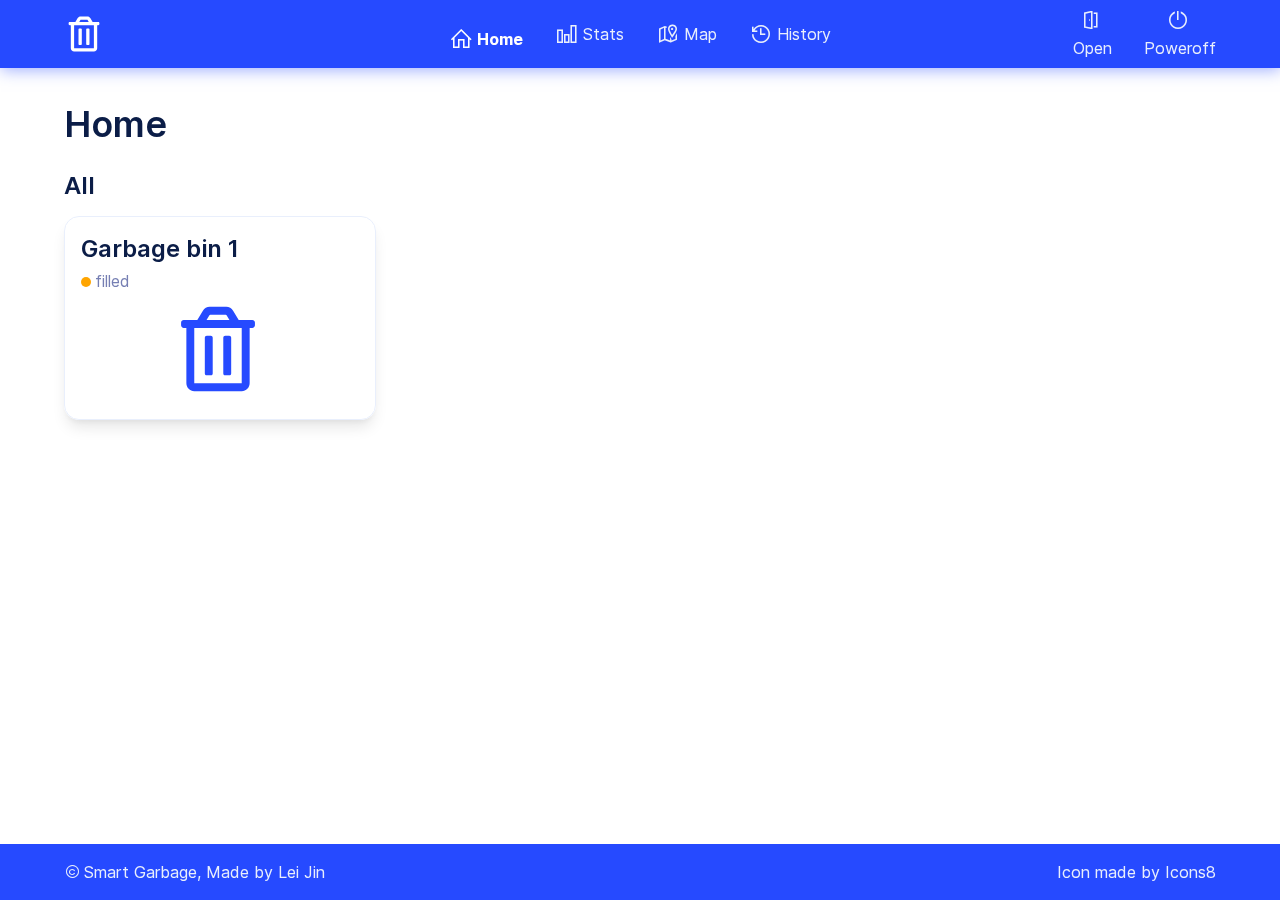
<file: frontend/home.html>
<!DOCTYPE html>
<html lang="en">
  <head>
    <meta charset="UTF-8" />
    <meta name="viewport" content="width=device-width, initial-scale=1.0" />
    <meta http-equiv="X-UA-Compatible" content="ie=edge" />
    <meta name="theme-color" content="#0C5FB0" />
    <meta name="description" content="Smart Room: Home" />
    <title>Smart Garbage</title>

    <!-- Show logo -->
    <link rel="icon" href="img/favicon-blue.svg" />
    <link rel="apple-touch-icon" href="img/apple-touch-icon.png" />
    <link rel="manifest" href="img/manifest.json" />

    <!-- Get icons -->
    <!-- maker https://icons8.com/line-awesome -->
    <link rel="stylesheet" href="supplier/icons/css/line-awesome.min.css" />

    <!-- Get styles -->
    <link rel="stylesheet" href="supplier/toast/simple-notify.min.css" />
    <link rel="stylesheet" href="style/normalize.css" />
    <link rel="stylesheet" href="style/screen.css" />

    <!-- Get scripts -->
    <script src="https://cdn.socket.io/4.4.1/socket.io.min.js" integrity="sha384-fKnu0iswBIqkjxrhQCTZ7qlLHOFEgNkRmK2vaO/LbTZSXdJfAu6ewRBdwHPhBo/H" crossorigin="anonymous"></script>
    <script src="supplier/toast/simple-notify.min.js"></script>
    <script src="script/datahandler.js"></script>
    <script src="script/app.js"></script>
    <script src="script/home.js"></script>
  </head>
  <body class="js-home-page">
    <div class="c-page">
      <header class="o-row u-color-primary-blue o-row--clear-top o-row--header">
        <div class="o-container">
          <div class="c-header">
            <div class="c-header__logo">
              <h1 class="c-logo u-mb-clear js-logo">
                <svg
                  class="c-logo__symbol"
                  version="1.1"
                  id="Layer_1"
                  xmlns="http://www.w3.org/2000/svg"
                  xmlns:xlink="http://www.w3.org/1999/xlink"
                  x="0px"
                  y="0px"
                  viewBox="0 0 512 512"
                  style="enable-background: new 0 0 512 512"
                  xml:space="preserve"
                >
                  <g>
                    <path
                      d="M294.7,396.6h21.1c5.8,0,10.5-4.7,10.5-10.5V196.2c0-5.8-4.7-10.5-10.5-10.5h-21.1c-5.8,0-10.5,4.7-10.5,10.5v189.8
                            C284.1,391.9,288.8,396.6,294.7,396.6z M438.8,101.3h-72.4l-29.9-49.8C328.9,38.8,315.1,31,300.3,31h-88.6
                            c-14.8,0-28.6,7.8-36.2,20.5l-29.9,49.8H73.2c-7.8,0-14.1,6.3-14.1,14.1v14.1c0,7.8,6.3,14.1,14.1,14.1h14.1v295.3
                            c0,23.3,18.9,42.2,42.2,42.2l0,0h253.1c23.3,0,42.2-18.9,42.2-42.2l0,0V143.5h14.1c7.8,0,14.1-6.3,14.1-14.1v-14.1
                            C452.9,107.6,446.6,101.3,438.8,101.3z M210.2,75.7c1-1.6,2.7-2.6,4.5-2.6h82.6c1.9,0,3.6,1,4.5,2.6l15.3,25.6H194.8L210.2,75.7z
                            M382.6,438.8H129.4V143.5h253.1V438.8z M196.2,396.6h21.1c5.8,0,10.5-4.7,10.5-10.5V196.2c0-5.8-4.7-10.5-10.5-10.5h-21.1
                            c-5.8,0-10.5,4.7-10.5,10.5v189.8C185.7,391.9,190.4,396.6,196.2,396.6z"
                    />
                  </g>
                </svg>
              </h1>
            </div>
            <div class="c-header__nav c-header__nav--main">
              <nav class="c-nav">
                <ul class="o-list c-nav__list">
                  <li class="c-nav__item is-selected">
                    <a class="c-nav__link c-link-cta"> <span class="c-nav__icon las la-home"></span>Home </a>
                  </li>
                  <li class="c-nav__item">
                    <a class="c-nav__link c-link-cta" href="stats.html"> <span class="c-nav__icon las la-chart-bar"></span>Stats </a>
                  </li>
                  <li class="c-nav__item">
                    <a class="c-nav__link c-link-cta" href="map.html"> <span class="c-nav__icon las la-map-marked-alt"></span>Map </a>
                  </li>
                  <li class="c-nav__item">
                    <a class="c-nav__link c-link-cta" href="history.html"> <span class="c-nav__icon las la-history"></span>History </a>
                  </li>
                </ul>
              </nav>
            </div>
            <div class="c-header__nav">
              <nav class="c-nav">
                <ul class="o-list c-nav__list u-mb-clear">
                  <li class="c-nav__item">
                    <a class="c-nav__link c-nav__link--button js-open-btn"> <span class="c-nav__icon las la-door-open"></span>Open </a>
                  </li>
                  <li class="c-nav__item">
                    <a class="c-nav__link c-nav__link--button js-poweroff-btn"> <span class="c-nav__icon las la-power-off"></span>Poweroff </a>
                  </li>
                </ul>
              </nav>
            </div>

            <div class="c-header__mobile-nav-trigger">
              <button class="o-button-reset c-nav-trigger js-toggle-nav">
                <span class="c-nav__icon u-mr-clear las la-bars"></span>
              </button>
            </div>
          </div>
        </div>
      </header>
      <div class="o-row u-pt-lg c-body">
        <div class="o-container">
          <h1>Home</h1>
          <h2 class="u-mb-clear u-mb-md c-lead c-lead--xl">All</h2>
          <div class="o-layout">
            <a href="dashboard.html" class="u-td-none">
              <div class="c-card c-card--home o-layout__item">
                <h3 class="c-card__title u-mb-xs js-name">Garbage bin 1</h3>
                <p class="u-mb-sm u-color-text-light js-status-volume"><span class="c-card__circle"></span>filled</p>
                <svg
                  version="1.1"
                  id="Layer_1"
                  xmlns="http://www.w3.org/2000/svg"
                  xmlns:xlink="http://www.w3.org/1999/xlink"
                  x="0px"
                  y="0px"
                  viewBox="0 0 512 512"
                  style="enable-background: new 0 0 512 512; width: 96;position: relative;left: 32%;"
                  xml:space="preserve"
                >
                  <g>
                    <path
                      d="M294.7,396.6h21.1c5.8,0,10.5-4.7,10.5-10.5V196.2c0-5.8-4.7-10.5-10.5-10.5h-21.1c-5.8,0-10.5,4.7-10.5,10.5v189.8
                                  C284.1,391.9,288.8,396.6,294.7,396.6z M438.8,101.3h-72.4l-29.9-49.8C328.9,38.8,315.1,31,300.3,31h-88.6
                                  c-14.8,0-28.6,7.8-36.2,20.5l-29.9,49.8H73.2c-7.8,0-14.1,6.3-14.1,14.1v14.1c0,7.8,6.3,14.1,14.1,14.1h14.1v295.3
                                  c0,23.3,18.9,42.2,42.2,42.2l0,0h253.1c23.3,0,42.2-18.9,42.2-42.2l0,0V143.5h14.1c7.8,0,14.1-6.3,14.1-14.1v-14.1
                                  C452.9,107.6,446.6,101.3,438.8,101.3z M210.2,75.7c1-1.6,2.7-2.6,4.5-2.6h82.6c1.9,0,3.6,1,4.5,2.6l15.3,25.6H194.8L210.2,75.7z
                                  M382.6,438.8H129.4V143.5h253.1V438.8z M196.2,396.6h21.1c5.8,0,10.5-4.7,10.5-10.5V196.2c0-5.8-4.7-10.5-10.5-10.5h-21.1
                                  c-5.8,0-10.5,4.7-10.5,10.5v189.8C185.7,391.9,190.4,396.6,196.2,396.6z"
                      fill="#264AFF"
                    />
                  </g>
                </svg>
              </div>
            </a>
          </div>
        </div>
      </div>

      <footer class="o-row u-color-primary-blue o-row--clear-top">
        <div class="o-container">
          <div class="c-footer">
            <div class="c-footer__text">
              <div class="c-footer__icon"><span class="las la-copyright"></span>Smart Garbage, Made by Lei Jin</div>
            </div>
            <div class="c-footer__text c-footer__text--right">
              <div>Icon made by <a href="https://icons8.com/" class="c-footer__link">Icons8</a></div>
            </div>
          </div>
        </div>
      </footer>
    </div>

    <aside class="c-mobile-nav">
      <div class="c-mobile-nav__body u-color-primary-blue">
        <div class="c-mobile-nav__header">
          <p class="c-logo js-logo">
            <svg class="c-logo__symbol" version="1.1" id="Layer_1" xmlns="http://www.w3.org/2000/svg" xmlns:xlink="http://www.w3.org/1999/xlink" x="0px" y="0px" viewBox="0 0 512 512" style="enable-background: new 0 0 512 512" xml:space="preserve">
              <g>
                <path
                  d="M294.7,396.6h21.1c5.8,0,10.5-4.7,10.5-10.5V196.2c0-5.8-4.7-10.5-10.5-10.5h-21.1c-5.8,0-10.5,4.7-10.5,10.5v189.8
                          C284.1,391.9,288.8,396.6,294.7,396.6z M438.8,101.3h-72.4l-29.9-49.8C328.9,38.8,315.1,31,300.3,31h-88.6
                          c-14.8,0-28.6,7.8-36.2,20.5l-29.9,49.8H73.2c-7.8,0-14.1,6.3-14.1,14.1v14.1c0,7.8,6.3,14.1,14.1,14.1h14.1v295.3
                          c0,23.3,18.9,42.2,42.2,42.2l0,0h253.1c23.3,0,42.2-18.9,42.2-42.2l0,0V143.5h14.1c7.8,0,14.1-6.3,14.1-14.1v-14.1
                          C452.9,107.6,446.6,101.3,438.8,101.3z M210.2,75.7c1-1.6,2.7-2.6,4.5-2.6h82.6c1.9,0,3.6,1,4.5,2.6l15.3,25.6H194.8L210.2,75.7z
                          M382.6,438.8H129.4V143.5h253.1V438.8z M196.2,396.6h21.1c5.8,0,10.5-4.7,10.5-10.5V196.2c0-5.8-4.7-10.5-10.5-10.5h-21.1
                          c-5.8,0-10.5,4.7-10.5,10.5v189.8C185.7,391.9,190.4,396.6,196.2,396.6z"
                />
              </g>
            </svg>
          </p>
          <button class="o-button-reset c-nav-trigger js-toggle-nav">
            <span class="c-nav__icon c-nav-trigger__icon c-nav__icon--mobile las la-times"></span>
          </button>
        </div>
        <div class="c-mobile-nav__nav c-mobile-nav__nav--main">
          <nav class="c-nav">
            <ul class="o-list c-nav__list">
              <li class="c-nav__item is-selected">
                <a class="c-nav__link c-link-cta" href="home.html"> <span class="c-nav__icon las la-home"></span>Home </a>
              </li>
              <li class="c-nav__item">
                <a class="c-nav__link c-link-cta" href="stats.html"> <span class="c-nav__icon las la-chart-bar"></span>Stats </a>
              </li>
              <li class="c-nav__item">
                <a class="c-nav__link c-link-cta" href="map.html"> <span class="c-nav__icon las la-map-marked-alt"></span>Map </a>
              </li>
              <li class="c-nav__item">
                <a class="c-nav__link c-link-cta" href="history.html"> <span class="c-nav__icon las la-history"></span>History </a>
              </li>
            </ul>
          </nav>
        </div>
        <div class="c-mobile-nav__nav">
          <nav class="c-nav">
            <ul class="o-list c-nav__list u-mb-clear">
              <li class="c-nav__item">
                <a class="c-nav__link c-link-cta js-open-btn"> <span class="c-nav__icon las la-door-open"></span>Open </a>
              </li>
              <li class="c-nav__item">
                <a class="c-nav__link c-link-cta js-poweroff-btn"> <span class="c-nav__icon las la-power-off"></span>Poweroff </a>
              </li>
            </ul>
          </nav>
        </div>
      </div>
    </aside>

    <div class="c-popup">
      <div class="c-popup__body">
        <h3 class="c-popup__title">Change info<i class="c-card__icon-sm las la-times js-toggle-popup"></i></h3>
        <div class="c-popup__form">
          <div class="u-column-reverse">
            <input class="c-input js-popup-name" type="text" value="" id="name" name="name" placeholder="Garbage bin 1" />
            <label class="c-input__text" for="name">Name</label>
          </div>
          <div class="u-column-reverse u-mb-md">
            <input class="c-input js-popup-location" type="text" value="" id="location" name="location" placeholder="Marksesteenweg 58, 8500 Kortrijk" />
            <label class="c-input__text" for="location">Location</label>
          </div>
          <div class="c-popup__button">
            <button class="o-button-reset c-button c-button--reversed js-toggle-popup">Cancel</button>
            <button class="o-button-reset c-button u-mr-clear js-popup-confirm-btn">Confirm</button>
          </div>
        </div>
      </div>
    </div>
  </body>
</html>
</file>
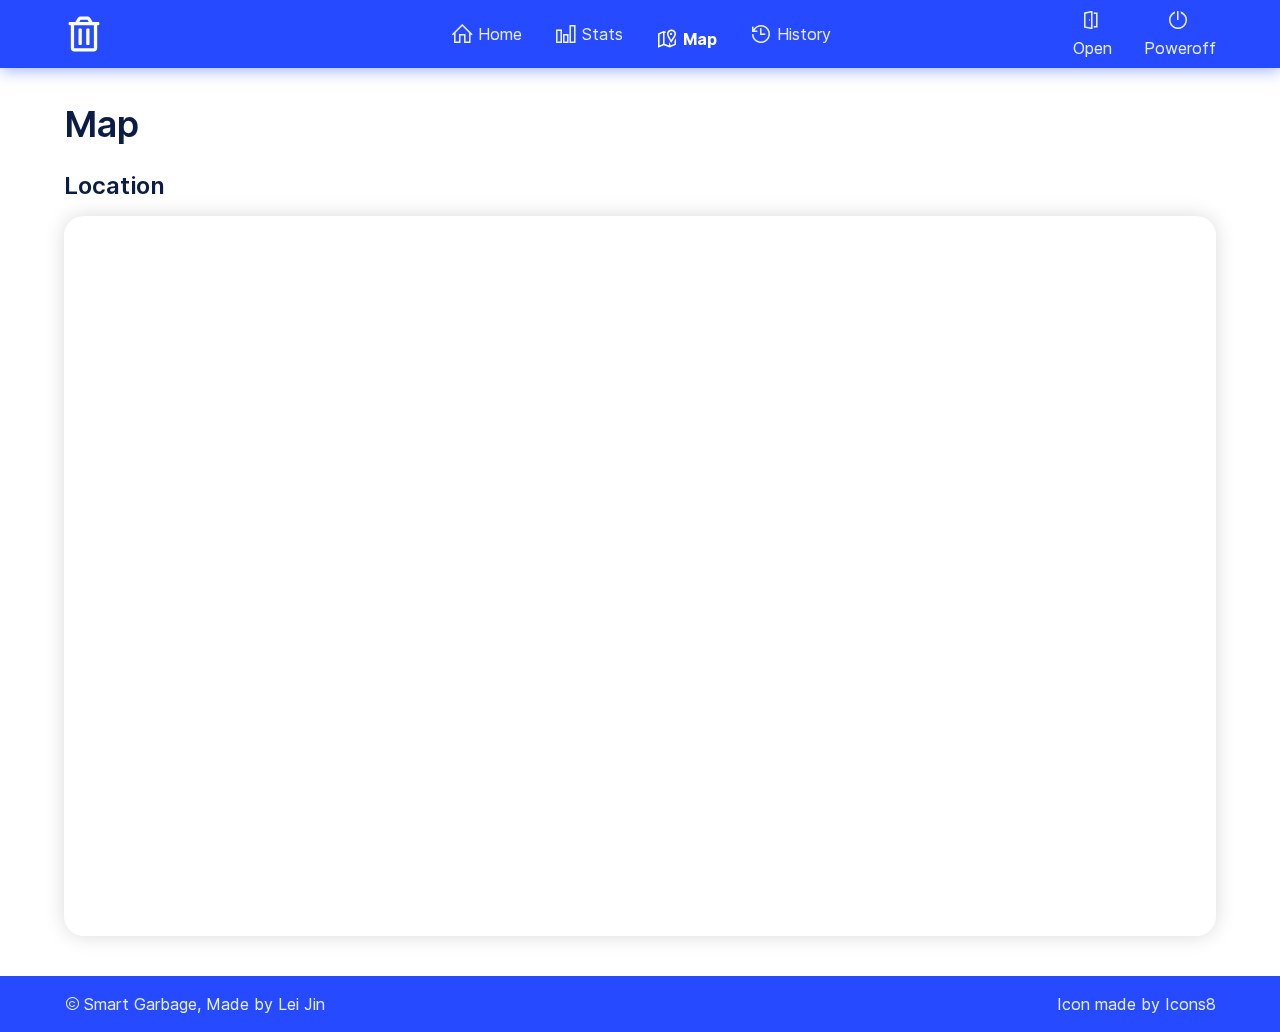
<file: frontend/map.html>
<!DOCTYPE html>
<html lang="en">
  <head>
    <meta charset="UTF-8" />
    <meta name="viewport" content="width=device-width, initial-scale=1.0" />
    <meta http-equiv="X-UA-Compatible" content="ie=edge" />
    <meta name="theme-color" content="#0C5FB0" />
    <meta name="description" content="Smart Room: Map" />
    <title>Smart Garbage</title>

    <!-- Show logo -->
    <link rel="icon" href="img/favicon-blue.svg" />
    <link rel="apple-touch-icon" href="img/apple-touch-icon.png" />
    <link rel="manifest" href="img/manifest.json" />

    <!-- Get icons -->
    <!-- maker https://icons8.com/line-awesome -->
    <link rel="stylesheet" href="supplier/icons/css/line-awesome.min.css" />

    <!-- Get styles -->
    <link rel="stylesheet" href="supplier/leaflet/leaflet.css" />
    <link rel="stylesheet" href="supplier/toast/simple-notify.min.css" />
    <link rel="stylesheet" href="style/normalize.css" />
    <link rel="stylesheet" href="style/screen.css" />

    <!-- Get scripts -->
    <script src="https://cdn.socket.io/4.4.1/socket.io.min.js" integrity="sha384-fKnu0iswBIqkjxrhQCTZ7qlLHOFEgNkRmK2vaO/LbTZSXdJfAu6ewRBdwHPhBo/H" crossorigin="anonymous"></script>
    <script src="supplier/leaflet/leaflet.js"></script>
    <script src="supplier/leaflet/geolet.js"></script>
    <script src="supplier/toast/simple-notify.min.js"></script>
    <script src="script/datahandler.js"></script>
    <script src="script/app.js"></script>
    <script src="script/map.js"></script>
  </head>
  <body class="js-map-page">
    <div class="c-page">
      <header class="o-row u-color-primary-blue o-row--clear-top o-row--header">
        <div class="o-container">
          <div class="c-header">
            <div class="c-header__logo">
              <h1 class="c-logo u-mb-clear js-logo">
                <svg
                  class="c-logo__symbol"
                  version="1.1"
                  id="Layer_1"
                  xmlns="http://www.w3.org/2000/svg"
                  xmlns:xlink="http://www.w3.org/1999/xlink"
                  x="0px"
                  y="0px"
                  viewBox="0 0 512 512"
                  style="enable-background: new 0 0 512 512"
                  xml:space="preserve"
                >
                  <g>
                    <path
                      d="M294.7,396.6h21.1c5.8,0,10.5-4.7,10.5-10.5V196.2c0-5.8-4.7-10.5-10.5-10.5h-21.1c-5.8,0-10.5,4.7-10.5,10.5v189.8
                            C284.1,391.9,288.8,396.6,294.7,396.6z M438.8,101.3h-72.4l-29.9-49.8C328.9,38.8,315.1,31,300.3,31h-88.6
                            c-14.8,0-28.6,7.8-36.2,20.5l-29.9,49.8H73.2c-7.8,0-14.1,6.3-14.1,14.1v14.1c0,7.8,6.3,14.1,14.1,14.1h14.1v295.3
                            c0,23.3,18.9,42.2,42.2,42.2l0,0h253.1c23.3,0,42.2-18.9,42.2-42.2l0,0V143.5h14.1c7.8,0,14.1-6.3,14.1-14.1v-14.1
                            C452.9,107.6,446.6,101.3,438.8,101.3z M210.2,75.7c1-1.6,2.7-2.6,4.5-2.6h82.6c1.9,0,3.6,1,4.5,2.6l15.3,25.6H194.8L210.2,75.7z
                            M382.6,438.8H129.4V143.5h253.1V438.8z M196.2,396.6h21.1c5.8,0,10.5-4.7,10.5-10.5V196.2c0-5.8-4.7-10.5-10.5-10.5h-21.1
                            c-5.8,0-10.5,4.7-10.5,10.5v189.8C185.7,391.9,190.4,396.6,196.2,396.6z"
                    />
                  </g>
                </svg>
              </h1>
            </div>
            <div class="c-header__nav c-header__nav--main">
              <nav class="c-nav">
                <ul class="o-list c-nav__list">
                  <li class="c-nav__item">
                    <a class="c-nav__link c-link-cta" href="home.html"> <span class="c-nav__icon las la-home"></span>Home </a>
                  </li>
                  <li class="c-nav__item">
                    <a class="c-nav__link c-link-cta" href="stats.html"> <span class="c-nav__icon las la-chart-bar"></span>Stats </a>
                  </li>
                  <li class="c-nav__item is-selected">
                    <a class="c-nav__link c-link-cta"> <span class="c-nav__icon las la-map-marked-alt"></span>Map </a>
                  </li>
                  <li class="c-nav__item">
                    <a class="c-nav__link c-link-cta" href="history.html"> <span class="c-nav__icon las la-history"></span>History </a>
                  </li>
                </ul>
              </nav>
            </div>
            <div class="c-header__nav">
              <nav class="c-nav">
                <ul class="o-list c-nav__list u-mb-clear">
                  <li class="c-nav__item">
                    <a class="c-nav__link c-nav__link--button js-open-btn"> <span class="c-nav__icon las la-door-open"></span>Open </a>
                  </li>
                  <li class="c-nav__item">
                    <a class="c-nav__link c-nav__link--button js-poweroff-btn"> <span class="c-nav__icon las la-power-off"></span>Poweroff </a>
                  </li>
                </ul>
              </nav>
            </div>

            <div class="c-header__mobile-nav-trigger">
              <button class="o-button-reset c-nav-trigger js-toggle-nav">
                <span class="c-nav__icon u-mr-clear las la-bars"></span>
              </button>
            </div>
          </div>
        </div>
      </header>

      <div class="o-row u-pt-lg c-body">
        <div class="o-container">
          <h1>Map</h1>
          <h2 class="u-mb-clear u-mb-md c-lead c-lead--xl">Location</h2>
          <div id="map" class="c-map js-map"></div>
        </div>
      </div>

      <footer class="o-row u-color-primary-blue o-row--clear-top">
        <div class="o-container">
          <div class="c-footer">
            <div class="c-footer__text">
              <div class="c-footer__icon"><span class="las la-copyright"></span>Smart Garbage, Made by Lei Jin</div>
            </div>
            <div class="c-footer__text c-footer__text--right">
              <div>Icon made by <a href="https://icons8.com/" class="c-footer__link">Icons8</a></div>
            </div>
          </div>
        </div>
      </footer>
    </div>

    <aside class="c-mobile-nav">
      <div class="c-mobile-nav__body u-color-primary-blue">
        <div class="c-mobile-nav__header">
          <p class="c-logo js-logo">
            <svg class="c-logo__symbol" version="1.1" id="Layer_1" xmlns="http://www.w3.org/2000/svg" xmlns:xlink="http://www.w3.org/1999/xlink" x="0px" y="0px" viewBox="0 0 512 512" style="enable-background: new 0 0 512 512" xml:space="preserve">
              <g>
                <path
                  d="M294.7,396.6h21.1c5.8,0,10.5-4.7,10.5-10.5V196.2c0-5.8-4.7-10.5-10.5-10.5h-21.1c-5.8,0-10.5,4.7-10.5,10.5v189.8
                          C284.1,391.9,288.8,396.6,294.7,396.6z M438.8,101.3h-72.4l-29.9-49.8C328.9,38.8,315.1,31,300.3,31h-88.6
                          c-14.8,0-28.6,7.8-36.2,20.5l-29.9,49.8H73.2c-7.8,0-14.1,6.3-14.1,14.1v14.1c0,7.8,6.3,14.1,14.1,14.1h14.1v295.3
                          c0,23.3,18.9,42.2,42.2,42.2l0,0h253.1c23.3,0,42.2-18.9,42.2-42.2l0,0V143.5h14.1c7.8,0,14.1-6.3,14.1-14.1v-14.1
                          C452.9,107.6,446.6,101.3,438.8,101.3z M210.2,75.7c1-1.6,2.7-2.6,4.5-2.6h82.6c1.9,0,3.6,1,4.5,2.6l15.3,25.6H194.8L210.2,75.7z
                          M382.6,438.8H129.4V143.5h253.1V438.8z M196.2,396.6h21.1c5.8,0,10.5-4.7,10.5-10.5V196.2c0-5.8-4.7-10.5-10.5-10.5h-21.1
                          c-5.8,0-10.5,4.7-10.5,10.5v189.8C185.7,391.9,190.4,396.6,196.2,396.6z"
                />
              </g>
            </svg>
          </p>
          <button class="o-button-reset c-nav-trigger js-toggle-nav">
            <span class="c-nav__icon c-nav-trigger__icon c-nav__icon--mobile las la-times"></span>
          </button>
        </div>
        <div class="c-mobile-nav__nav c-mobile-nav__nav--main">
          <nav class="c-nav">
            <ul class="o-list c-nav__list">
              <li class="c-nav__item">
                <a class="c-nav__link c-link-cta" href="home.html"> <span class="c-nav__icon las la-home"></span>Home </a>
              </li>
              <li class="c-nav__item">
                <a class="c-nav__link c-link-cta" href="stats.html"> <span class="c-nav__icon las la-chart-bar"></span>Stats </a>
              </li>
              <li class="c-nav__item is-selected">
                <a class="c-nav__link c-link-cta" href="map.html"> <span class="c-nav__icon las la-map-marked-alt"></span>Map </a>
              </li>
              <li class="c-nav__item">
                <a class="c-nav__link c-link-cta" href="history.html"> <span class="c-nav__icon las la-history"></span>History </a>
              </li>
            </ul>
          </nav>
        </div>
        <div class="c-mobile-nav__nav">
          <nav class="c-nav">
            <ul class="o-list c-nav__list u-mb-clear">
              <li class="c-nav__item">
                <a class="c-nav__link c-link-cta js-open-btn"> <span class="c-nav__icon las la-door-open"></span>Open </a>
              </li>
              <li class="c-nav__item">
                <a class="c-nav__link c-link-cta js-poweroff-btn"> <span class="c-nav__icon las la-power-off"></span>Poweroff </a>
              </li>
            </ul>
          </nav>
        </div>
      </div>
    </aside>
  </body>
</html>
</file>
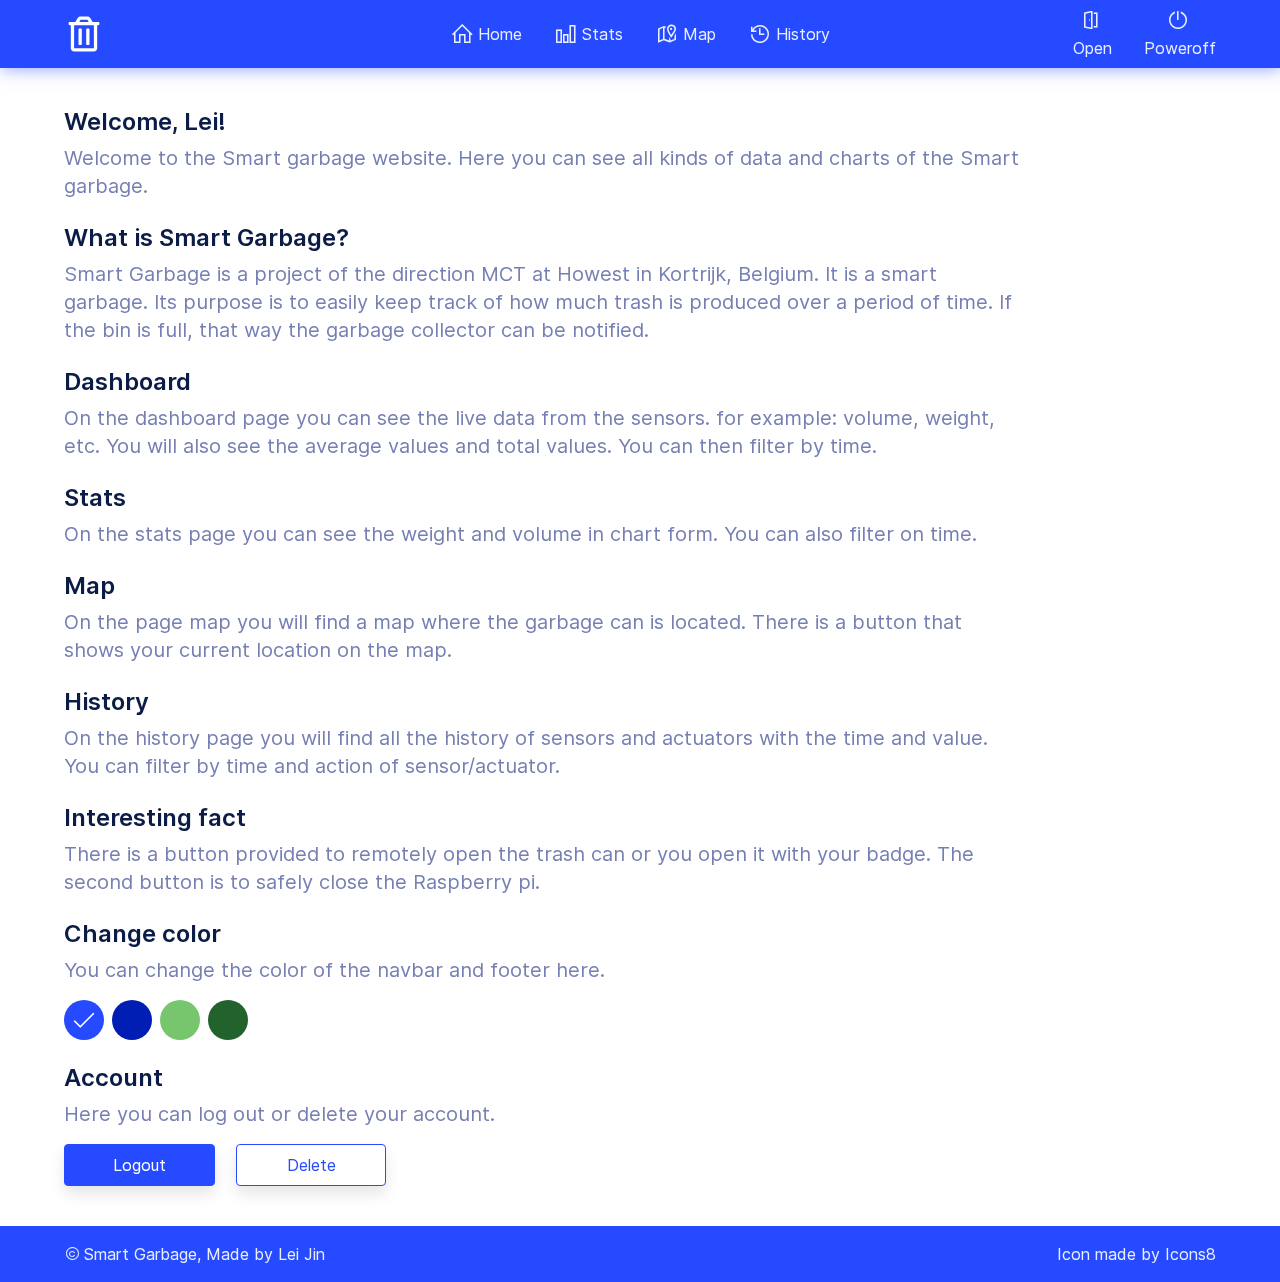
<file: frontend/welcome.html>
<!DOCTYPE html>
<html lang="en">
  <head>
    <meta charset="UTF-8" />
    <meta name="viewport" content="width=device-width, initial-scale=1.0" />
    <meta http-equiv="X-UA-Compatible" content="ie=edge" />
    <meta name="theme-color" content="#0C5FB0" />
    <meta name="description" content="Smart Room: Welcome" />
    <title>Smart Garbage</title>

    <!-- Show logo -->
    <link rel="icon" href="img/favicon-blue.svg" />
    <link rel="apple-touch-icon" href="img/apple-touch-icon.png" />
    <link rel="manifest" href="img/manifest.json" />

    <!-- Get icons -->
    <!-- maker https://icons8.com/line-awesome -->
    <link rel="stylesheet" href="supplier/icons/css/line-awesome.min.css" />

    <!-- Get styles -->
    <link rel="stylesheet" href="supplier/toast/simple-notify.min.css" />
    <link rel="stylesheet" href="style/normalize.css" />
    <link rel="stylesheet" href="style/screen.css" />

    <!-- Get scripts -->
    <script src="https://cdn.socket.io/4.4.1/socket.io.min.js" integrity="sha384-fKnu0iswBIqkjxrhQCTZ7qlLHOFEgNkRmK2vaO/LbTZSXdJfAu6ewRBdwHPhBo/H" crossorigin="anonymous"></script>
    <script src="supplier/toast/simple-notify.min.js"></script>
    <script src="script/datahandler.js"></script>
    <script src="script/app.js"></script>
    <script src="script/welcome.js"></script>
  </head>
  <body class="js-welcome-page">
    <div class="c-page">
      <header class="o-row u-color-primary-blue o-row--clear-top o-row--header">
        <div class="o-container">
          <div class="c-header">
            <div class="c-header__logo">
              <h1 class="c-logo u-mb-clear js-logo">
                <svg
                  class="c-logo__symbol"
                  version="1.1"
                  id="Layer_1"
                  xmlns="http://www.w3.org/2000/svg"
                  xmlns:xlink="http://www.w3.org/1999/xlink"
                  x="0px"
                  y="0px"
                  viewBox="0 0 512 512"
                  style="enable-background: new 0 0 512 512"
                  xml:space="preserve"
                >
                  <g>
                    <path
                      d="M294.7,396.6h21.1c5.8,0,10.5-4.7,10.5-10.5V196.2c0-5.8-4.7-10.5-10.5-10.5h-21.1c-5.8,0-10.5,4.7-10.5,10.5v189.8
                          C284.1,391.9,288.8,396.6,294.7,396.6z M438.8,101.3h-72.4l-29.9-49.8C328.9,38.8,315.1,31,300.3,31h-88.6
                          c-14.8,0-28.6,7.8-36.2,20.5l-29.9,49.8H73.2c-7.8,0-14.1,6.3-14.1,14.1v14.1c0,7.8,6.3,14.1,14.1,14.1h14.1v295.3
                          c0,23.3,18.9,42.2,42.2,42.2l0,0h253.1c23.3,0,42.2-18.9,42.2-42.2l0,0V143.5h14.1c7.8,0,14.1-6.3,14.1-14.1v-14.1
                          C452.9,107.6,446.6,101.3,438.8,101.3z M210.2,75.7c1-1.6,2.7-2.6,4.5-2.6h82.6c1.9,0,3.6,1,4.5,2.6l15.3,25.6H194.8L210.2,75.7z
                          M382.6,438.8H129.4V143.5h253.1V438.8z M196.2,396.6h21.1c5.8,0,10.5-4.7,10.5-10.5V196.2c0-5.8-4.7-10.5-10.5-10.5h-21.1
                          c-5.8,0-10.5,4.7-10.5,10.5v189.8C185.7,391.9,190.4,396.6,196.2,396.6z"
                    />
                  </g>
                </svg>
              </h1>
            </div>
            <div class="c-header__nav c-header__nav--main">
              <nav class="c-nav">
                <ul class="o-list c-nav__list">
                  <li class="c-nav__item">
                    <a class="c-nav__link c-link-cta" href="home.html"> <span class="c-nav__icon las la-home"></span>Home </a>
                  </li>
                  <li class="c-nav__item">
                    <a class="c-nav__link c-link-cta" href="stats.html"> <span class="c-nav__icon las la-chart-bar"></span>Stats </a>
                  </li>
                  <li class="c-nav__item">
                    <a class="c-nav__link c-link-cta" href="map.html"> <span class="c-nav__icon las la-map-marked-alt"></span>Map </a>
                  </li>
                  <li class="c-nav__item">
                    <a class="c-nav__link c-link-cta" href="history.html"> <span class="c-nav__icon las la-history"></span>History </a>
                  </li>
                </ul>
              </nav>
            </div>
            <div class="c-header__nav">
              <nav class="c-nav">
                <ul class="o-list c-nav__list u-mb-clear">
                  <li class="c-nav__item">
                    <a class="c-nav__link c-nav__link--button js-open-btn"> <span class="c-nav__icon las la-door-open"></span>Open </a>
                  </li>
                  <li class="c-nav__item">
                    <a class="c-nav__link c-nav__link--button js-poweroff-btn"> <span class="c-nav__icon las la-power-off"></span>Poweroff </a>
                  </li>
                </ul>
              </nav>
            </div>

            <div class="c-header__mobile-nav-trigger">
              <button class="o-button-reset c-nav-trigger js-toggle-nav">
                <span class="c-nav__icon u-mr-clear las la-bars"></span>
              </button>
            </div>
          </div>
        </div>
      </header>

      <div class="o-row u-pt-xl u-pb-xl c-body">
        <div class="o-container">
          <div class="u-max-width-lg u-mb-lg">
            <h1 class="c-lead c-lead--xl u-mb-sm js-username">Welcome, Lei!</h1>
            <p class="c-lead c-lead--lg u-mb-clear u-color-text-light">Welcome to the Smart garbage website. Here you can see all kinds of data and charts of the Smart garbage.</p>
          </div>
          <div class="u-max-width-lg u-mb-lg">
            <h1 class="c-lead c-lead--xl u-mb-sm">What is Smart Garbage?</h1>
            <p class="c-lead c-lead--lg u-mb-clear u-color-text-light">
              Smart Garbage is a project of the direction MCT at Howest in Kortrijk, Belgium. It is a smart garbage. Its purpose is to easily keep track of how much trash is produced over a period of time. If the bin is full, that way the garbage
              collector can be notified.
            </p>
          </div>
          <div class="u-max-width-lg u-mb-lg">
            <h1 class="c-lead c-lead--xl u-mb-sm"><a class="u-title__link" href="dashboard.html">Dashboard</a></h1>
            <p class="c-lead c-lead--lg u-mb-clear u-color-text-light">
              On the dashboard page you can see the live data from the sensors. for example: volume, weight, etc. You will also see the average values and total values. You can then filter by time.
            </p>
          </div>
          <div class="u-max-width-lg u-mb-lg">
            <h1 class="c-lead c-lead--xl u-mb-sm"><a class="u-title__link" href="stats.html">Stats</a></h1>
            <p class="c-lead c-lead--lg u-mb-clear u-color-text-light">On the stats page you can see the weight and volume in chart form. You can also filter on time.</p>
          </div>
          <div class="u-max-width-lg u-mb-lg">
            <h1 class="c-lead c-lead--xl u-mb-sm"><a class="u-title__link" href="map.html">Map</a></h1>
            <p class="c-lead c-lead--lg u-mb-clear u-color-text-light">On the page map you will find a map where the garbage can is located. There is a button that shows your current location on the map.</p>
          </div>
          <div class="u-max-width-lg u-mb-lg">
            <h1 class="c-lead c-lead--xl u-mb-sm"><a class="u-title__link" href="history.html">History</a></h1>
            <p class="c-lead c-lead--lg u-mb-clear u-color-text-light">On the history page you will find all the history of sensors and actuators with the time and value. You can filter by time and action of sensor/actuator.</p>
          </div>
          <div class="u-max-width-lg u-mb-lg">
            <h1 class="c-lead c-lead--xl u-mb-sm">Interesting fact</h1>
            <p class="c-lead c-lead--lg u-mb-clear u-color-text-light">There is a button provided to remotely open the trash can or you open it with your badge. The second button is to safely close the Raspberry pi.</p>
          </div>
          <div class="u-max-width-lg u-mb-lg">
            <h1 class="c-lead c-lead--xl u-mb-sm">Change color</h1>
            <p class="c-lead c-lead--lg u-mb-clear u-color-text-light">You can change the color of the navbar and footer here.</p>
            <div class="c-color-picker">
              <button class="c-color c-color-active" value="#264AFF"><i class="las la-check"></i></button>
              <button class="c-color c-color-darkblue" value="#001EB3"><i class="las la-check"></i></button>
              <button class="c-color c-color-green" value="#77C66E"><i class="las la-check"></i></button>
              <button class="c-color c-color-darkgreen" value="#22632d"><i class="las la-check"></i></button>
            </div>
          </div>
          <div class="u-max-width-lg">
            <h1 class="c-lead c-lead--xl u-mb-sm">Account</h1>
            <p class="c-lead c-lead--lg u-mb-clear u-mb-sm u-color-text-light">Here you can log out or delete your account.</p>
            <a href="index.html"><button class="o-button-reset c-button">Logout</button></a>
            <button class="o-button-reset c-button c-button--reversed js-delete">Delete</button>
          </div>
        </div>
      </div>

      <footer class="o-row u-color-primary-blue o-row--clear-top">
        <div class="o-container">
          <div class="c-footer">
            <div class="c-footer__text">
              <div class="c-footer__icon"><span class="las la-copyright"></span>Smart Garbage, Made by Lei Jin</div>
            </div>
            <div class="c-footer__text c-footer__text--right">
              <div>Icon made by <a href="https://icons8.com/" class="c-footer__link">Icons8</a></div>
            </div>
          </div>
        </div>
      </footer>
    </div>

    <aside class="c-mobile-nav">
      <div class="c-mobile-nav__body u-color-primary-blue">
        <div class="c-mobile-nav__header">
          <p class="c-logo js-logo">
            <svg class="c-logo__symbol" version="1.1" id="Layer_1" xmlns="http://www.w3.org/2000/svg" xmlns:xlink="http://www.w3.org/1999/xlink" x="0px" y="0px" viewBox="0 0 512 512" style="enable-background: new 0 0 512 512" xml:space="preserve">
              <g>
                <path
                  d="M294.7,396.6h21.1c5.8,0,10.5-4.7,10.5-10.5V196.2c0-5.8-4.7-10.5-10.5-10.5h-21.1c-5.8,0-10.5,4.7-10.5,10.5v189.8
                          C284.1,391.9,288.8,396.6,294.7,396.6z M438.8,101.3h-72.4l-29.9-49.8C328.9,38.8,315.1,31,300.3,31h-88.6
                          c-14.8,0-28.6,7.8-36.2,20.5l-29.9,49.8H73.2c-7.8,0-14.1,6.3-14.1,14.1v14.1c0,7.8,6.3,14.1,14.1,14.1h14.1v295.3
                          c0,23.3,18.9,42.2,42.2,42.2l0,0h253.1c23.3,0,42.2-18.9,42.2-42.2l0,0V143.5h14.1c7.8,0,14.1-6.3,14.1-14.1v-14.1
                          C452.9,107.6,446.6,101.3,438.8,101.3z M210.2,75.7c1-1.6,2.7-2.6,4.5-2.6h82.6c1.9,0,3.6,1,4.5,2.6l15.3,25.6H194.8L210.2,75.7z
                          M382.6,438.8H129.4V143.5h253.1V438.8z M196.2,396.6h21.1c5.8,0,10.5-4.7,10.5-10.5V196.2c0-5.8-4.7-10.5-10.5-10.5h-21.1
                          c-5.8,0-10.5,4.7-10.5,10.5v189.8C185.7,391.9,190.4,396.6,196.2,396.6z"
                />
              </g>
            </svg>
          </p>
          <button class="o-button-reset c-nav-trigger js-toggle-nav">
            <span class="c-nav__icon c-nav-trigger__icon c-nav__icon--mobile las la-times"></span>
          </button>
        </div>
        <div class="c-mobile-nav__nav c-mobile-nav__nav--main">
          <nav class="c-nav">
            <ul class="o-list c-nav__list">
              <li class="c-nav__item">
                <a class="c-nav__link c-link-cta" href="home.html"> <span class="c-nav__icon las la-home"></span>Home </a>
              </li>
              <li class="c-nav__item">
                <a class="c-nav__link c-link-cta" href="stats.html"> <span class="c-nav__icon las la-chart-bar"></span>Stats </a>
              </li>
              <li class="c-nav__item">
                <a class="c-nav__link c-link-cta" href="map.html"> <span class="c-nav__icon las la-map-marked-alt"></span>Map </a>
              </li>
              <li class="c-nav__item">
                <a class="c-nav__link c-link-cta" href="history.html"> <span class="c-nav__icon las la-history"></span>History </a>
              </li>
            </ul>
          </nav>
        </div>
        <div class="c-mobile-nav__nav">
          <nav class="c-nav">
            <ul class="o-list c-nav__list u-mb-clear">
              <li class="c-nav__item">
                <a class="c-nav__link c-link-cta js-open-btn"> <span class="c-nav__icon las la-door-open"></span>Open </a>
              </li>
              <li class="c-nav__item">
                <a class="c-nav__link c-link-cta js-poweroff-btn"> <span class="c-nav__icon las la-power-off"></span>Poweroff </a>
              </li>
            </ul>
          </nav>
        </div>
      </div>
    </aside>
  </body>
</html>
</file>
<file: frontend/style/screen.css>
/*------------------------------------*\
  #FONTS
\*------------------------------------*/

@font-face {
    font-family: "Inter Web";
    font-weight: 400;
    src: url("../fonts/Inter-Regular.woff2") format("woff2"),
        url("../fonts/Inter-Regular.woff") format("woff");
}

@font-face {
    font-family: "Inter Web";
    font-weight: 500;
    src: url("../fonts/Inter-Medium.woff2") format("woff2"),
        url("../fonts/Inter-Medium.woff") format("woff");
}

@font-face {
    font-family: "Inter Web";
    font-weight: 600;
    src: url("../fonts/Inter-SemiBold.woff2") format("woff2"),
        url("../fonts/Inter-SemiBold.woff") format("woff");
}

@font-face {
    font-family: "Inter Web";
    font-weight: 700;
    src: url("../fonts/Inter-Bold.woff2") format("woff2"),
        url("../fonts/Inter-Bold.woff") format("woff");
}

/*------------------------------------*\
  #GENERIC
\*------------------------------------*/

/*
    Generic: Page
    ---
    Global page styles + universal box-sizing:
*/

html {
    font-size: 16px;
    line-height: 1.5;
    font-family: "Inter Web", Helvetica, arial, sans-serif;
    color: #0B1D47;
    box-sizing: border-box;
    -webkit-font-smoothing: antialiased;
    -moz-osx-font-smoothing: grayscale;
}

*,
*:before,
*:after {
    box-sizing: inherit;
}

/*
 * Remove text-shadow in selection highlight:
 * https://twitter.com/miketaylr/status/12228805301
 *
 * Customize the background color to match your design.
 */

::selection {
    background: #264AFF;
    color: white;
    text-shadow: none;
}

/*------------------------------------*\
  #Elements
\*------------------------------------*/

/*
    Elements: Images
    ---
    Default markup for images to make them responsive
*/

img {
    max-width: 100%;
    vertical-align: top;
}

/*
    Elements: typography
    ---
    Default markup for typographic elements
*/

h1,
h2,
h3 {
    font-weight: 600;
}

h1 {
    font-size: 36px;
    line-height: 48px;
    margin: 0 0 24px;
}

h2 {
    font-size: 32px;
    line-height: 40px;
    margin: 0 0 24px;
}

h3 {
    font-size: 26px;
    line-height: 32px;
    margin: 0 0 24px;
}

h4,
h5,
h6 {
    font-size: 20px;
    line-height: 24px;
    margin: 0 0 24px;
}

p,
ol,
ul,
dl,
table,
address,
figure {
    margin: 0 0 24px;
}

ul,
ol {
    padding-left: 24px;
}

li ul,
li ol {
    margin-bottom: 0;
}

blockquote {
    font-style: normal;
    font-size: 23px;
    line-height: 32px;
    margin: 0 0 24px;
}

blockquote * {
    font-size: inherit;
    line-height: inherit;
}

figcaption {
    font-weight: 400;
    font-size: 12px;
    line-height: 16px;
    margin-top: 8px;
    color: #3C3C42;
}

hr {
    border: 0;
    height: 1px;
    background: LightGrey;
    margin: 0 0 24px;
}

a {
    color: #5051DB;
    transition: all .1s ease-in-out;
}

a:visited,
a:active {
    color: #3E3EA8;
}

a:hover,
a:focus {
    color: #3E3EA8;
}

/*------------------------------------*\
  #OBJECTS
\*------------------------------------*/

/*
    Objects: Row
    ---
    Creates a horizontal row that stretches the viewport and adds padding around children
*/

.o-row {
    position: relative;
    padding: 24px 24px 0;
    display: flow-root;
    /* New solution! Fixes margin collapsing */
}

.o-row--header {
    box-shadow: 1px 2px 15px rgba(59, 91, 255, 0.5);
}

/* size modifiers */

.o-row--lg {
    padding: 48px 24px 24px;
}

@media (min-width: 768px) {
    .o-row {
        padding-left: 48px;
        padding-right: 48px;
    }

    .o-row--md {
        padding-top: 48px;
        padding-bottom: 24px;
    }

    .o-row--lg {
        padding-top: 72px;
        padding-bottom: 48px;
    }
}

/* padding clear modifiers */

.o-row--clear-top {
    padding-top: 0;
}

/*
    Objects: Container
    ---
    Creates a horizontal container that sets de global max-width
*/

.o-container {
    margin-left: auto;
    margin-right: auto;
    width: 100%;
    max-width: 72em;
    /* 72 * 16px = 1152px */
}

/*
    Objects: section
    ---
    Creates vertical whitespace between adjacent sections inside a row
*/

.o-section {
    display: flow-root;
    /* New solution! Fixes margin collapsing */
}

.o-section+.o-section {
    padding-top: 24px;
}

@media (min-width: 768px) {

    .o-section--lg+.o-section--lg,
    .o-section--xl+.o-section--xl {
        padding-top: 48px;
    }
}

@media (min-width: 1200px) {
    .o-section--xl+.o-section--xl {
        padding-top: 72px;
    }
}

/*
    Objects: Layout
    ---
    The layout object provides us with a column-style layout system. This object
    contains the basic structural elements, but classes should be complemented
    with width utilities
*/

.o-layout {
    display: -webkit-flex;
    display: -ms-flexbox;
    display: flex;
    flex-wrap: wrap;
}

.o-layout__item {
    flex-basis: 100%;
}

/* gutter modifiers, these affect o-layout__item too */

.o-layout--gutter {
    margin: 0 -12px;
}

.o-layout--gutter>.o-layout__item {
    padding: 0 12px;
}

.o-layout--gutter-sm {
    margin: 0 -6px;
}

.o-layout--gutter-sm>.o-layout__item {
    padding: 0 6px;
}

.o-layout--gutter-lg {
    margin: 0 -24px;
}

.o-layout--gutter-lg>.o-layout__item {
    padding: 0 24px;
}

/* reverse horizontal row modifier */

.o-layout--row-reverse {
    flex-direction: row-reverse;
}

/* Horizontal alignment modifiers*/

.o-layout--justify-start {
    justify-content: flex-start;
}

.o-layout--justify-end {
    justify-content: flex-end;
}

.o-layout--justify-center {
    justify-content: center;
}

.o-layout--justify-space-around {
    justify-content: space-around;
}

.o-layout--justify-space-evenly {
    justify-content: space-evenly;
}

.o-layout--justify-space-between {
    justify-content: space-between;
}

/* Vertical alignment modifiers */

.o-layout--align-start {
    align-items: flex-start;
}

.o-layout--align-end {
    align-items: flex-end;
}

.o-layout--align-center {
    align-items: center;
}

.o-layout--align-baseline {
    align-items: baseline;
}

/* Vertical alignment modifiers that only work if there is one than one flex item */

.o-layout--align-content-start {
    align-content: start;
}

.o-layout--align-content-end {
    align-content: end;
}

.o-layout--align-content-center {
    align-content: center;
}

.o-layout--align-content-space-around {
    align-content: space-around;
}

.o-layout--align-content-space-between {
    align-content: space-between;
}

/*
    Objects: List
    ---
    Small reusable object to remove default list styling from lists
*/

.o-list {
    list-style: none;
    padding: 0;
}

/*
    Object: Button reset
    ---
    Small button reset object
*/

.o-button-reset {
    border: none;
    margin: 0;
    padding: 0;
    width: auto;
    overflow: visible;
    background: transparent;

    /* inherit font & color from ancestor */
    color: inherit;
    font: inherit;

    /* Normalize `line-height`. Cannot be changed from `normal` in Firefox 4+. */
    line-height: normal;

    /* Corrects font smoothing for webkit */
    -webkit-font-smoothing: inherit;
    -moz-osx-font-smoothing: inherit;

    /* Corrects inability to style clickable `input` types in iOS */
    -webkit-appearance: none;
}

/*------------------------------------*\
  #COMPONENTS
\*------------------------------------*/


/*
    Component: Logo
    ---
    Website main logo
*/

.c-logo {
    height: 32px;
    display: flex;
    margin-bottom: 0;
}

.c-logo__symbol {
    height: 100%;
    fill: white;
    cursor: pointer;
}

.c-logo__symbol--blue {
    fill: #264AFF;
}

@media (min-width: 768px) {
    .c-logo {
        height: 40px;
    }
}

/*
    Component: header
    ---
    Main header of the website
*/

.c-header {
    display: flex;
    justify-content: space-between;
    align-items: center;
    color: #E9EFFC;
    margin-top: 15px;
    margin-bottom: 15px;
}

.c-header__nav {
    display: none;
}

@media (min-width: 992px) {
    .c-header {
        margin-top: 0;
        margin-bottom: 0;
    }

    .c-header__nav {
        display: block;
    }

    .c-header__nav--main {
        position: absolute;
        top: 50%;
        left: 50%;
        transform: translate(-50%, -50%);
        margin-top: 12px;
    }

    .c-header__mobile-nav-trigger {
        display: none;
    }
}

/*
    Component: body
    ---
    body
*/

.c-body {
    min-height: calc(100vh - 84px - 62px);
}

@media (min-width: 768px) {
    .c-body {
        min-height: calc(100vh - 56px - 68px);
    }
}

/*
    Component: footer
    ---
    Main footer of the website
*/

.c-footer {
    display: flex;
    color: #E9EFFC;
    align-items: center;
    justify-content: center;
    flex-direction: column;
    gap: 4px;
    padding-top: 16px;
    padding-bottom: 16px;
}

.c-footer__text {
    width: 100%;
    display: flex;
    justify-content: center;
}

.c-footer__icon {
    display: flex;
    align-items: center;
    font-size: 16px;
    gap: 4px;
}

.c-footer__link,
.c-footer__link:visited,
.c-footer__link:active,
.c-footer__link:focus {
    text-decoration: none;
    color: #E9EFFC;
}

.c-footer__link:hover {
    color: white;
    font-weight: 700;
}

@media (min-width: 768px) {
    .c-footer {
        flex-direction: row;
    }

    .c-footer__text {
        justify-content: start;
    }

    .c-footer__text--right {
        justify-content: end;
    }
}

/*
    Component: Nav
    ---
    Main navigation of the site
*/

.c-nav-trigger {
    display: flex;
    align-items: center;
    justify-content: center;
}

.c-nav-trigger__icon {
    color: white;
    height: 100%;
}

.c-nav {
    font-size: 18px;
    line-height: 24px;
}


.c-nav__link {
    text-decoration: none;
    font-weight: 400;
    display: inline-flex;
    padding: 8px 0;
    font-size: 16px;
    cursor: pointer;
}

.c-nav__link--button {
    flex-direction: column;
    align-items: center;
    gap: 4px;
}

.c-nav__link,
.c-nav__link:visited,
.c-nav__link:active {
    color: #E9EFFC;
}

.is-selected .c-nav__link,
.c-nav__link:hover,
.c-nav__link:focus {
    color: white;
    font-weight: 700;
}

@media (min-width: 992px) {
    .c-nav__list {
        display: flex;
        margin-left: -16px;
        margin-right: -16px;
    }

    .c-nav__link {
        padding: 8px 16px;
    }

    .is-selected .c-nav__link,
    .c-nav__link:hover,
    .c-nav__link:focus {
        color: white;
        font-weight: 700;
        transform: translateY(5px);
    }
}

.c-nav__icon {
    font-size: 24px;
    margin-right: 4px;
    cursor: pointer;
}

/*
    Component: Lead
    ---
    Lead type treatments to style everything that differs from standard typography elements
*/

.c-lead {
    position: relative;
}

.c-lead--md {
    font-size: 16px;
    line-height: 24px;
}

.c-lead--lg {
    font-size: 20px;
    line-height: 28px;
}

.c-lead--xl {
    font-size: 24px;
    line-height: 28px;
}

.c-lead--xxl {
    font-size: 32px;
    line-height: 43px;
}

.c-lead--xxxl {
    font-size: 36px;
    line-height: 48px;
}

.c-lead--xxxxl {
    font-size: 40px;
    line-height: 50px;
}

/*
    Component: CTA link
    ---
    Small cta link with custom animation
*/

.c-link-cta {
    position: relative;
}

.c-link-cta::after {
    position: absolute;
    bottom: 0;
    left: 0;
    right: 0;
    margin: auto;
    width: 100%;
    content: '';
    color: transparent;
    background-color: white;
    height: 1px;
    transform: scaleX(0);
}

.c-link-cta,
.c-link-cta::after,
.c-link-cta::before {
    transition: all .175s ease-in-out;
}

.c-link-cta:hover::after {
    transform: scaleX(1);
}

/*
    Component: mobile nav
    ---
    Dedicated mobile nav component
*/

.c-mobile-nav {
    position: fixed;
    top: 0;
    right: 0;
    left: 0;
    height: 100vh;
    pointer-events: none;
}

.has-mobile-nav .c-mobile-nav {
    pointer-events: auto;
}

.c-mobile-nav__header {
    display: flex;
    justify-content: space-between;
    align-items: center;
    margin-bottom: 32px;
}

.has-mobile-nav .c-mobile-nav__bg {
    opacity: 0.5;
}

.c-mobile-nav__body {
    position: relative;
    padding: 24px;
    height: 100vh;
    width: 100vw;
    background-color: #fff;
    will-change: transform;
    transform: translateX(-100%);
    transition: transform .25s ease;
}

.has-mobile-nav .c-mobile-nav__body {
    transform: translateX(0)
}

.c-page {
    position: relative;
    will-change: transform;
    transition: transform .25s ease;
}

.has-mobile-nav .c-page {
    /* option1 */
    /* transform: scale(.98); */
    /* option2 */
    /* transform: translateX(100%); */
    /* option3 */
    transform: translateX(25%);
}

@media (min-width: 768px) {
    .c-mobile-nav__body {
        padding: 48px;
    }
}

@media (min-width: 992px) {

    /* Hide the mobile nav on larger viewports even whent it's open on smaller screens */
    .c-mobile-nav {
        display: none !important;
    }
}

/*
    Component: button
    ---
    make buttons with animated hover and focus states
*/

.c-button {
    background-color: #264AFF;
    color: white;
    padding: 10px 48px;
    margin: 8px 16px 0px 0px;
    border: 0.5px solid #264AFF;
    border-radius: 4px;
    box-shadow: 0px 8px 15px rgba(0, 0, 0, 0.1);
    min-width: 150px;
    cursor: pointer;
}

.c-button-lg {
    min-width: 184px;
}

.c-button--reversed {
    background-color: white;
    color: #264AFF;
    margin-right: 0px;
    margin-top: 16px;
}

.c-button:hover, .c-button:focus,
.c-button--reversed:hover, .c-button--reversed:focus {
    box-shadow: 0px 15px 20px rgba(77, 106, 255, 0.4);
    transform: translateY(-7px);
}

@media (min-width: 376px) {
    .c-button--reversed {
        margin-top: 8px;
    }
}


/*
    Component: filter
    ---
    make filter buttons with animated hover and focus states
*/

.c-filter {
    font-size: 16px;
    line-height: 24px;
    background-color: white;
    color: #0B1D47;
    border: 0.5px solid #264AFF;
    border-radius: 4px;
    width: 80px;
    height: 25px;
    margin: 0px 4px 16px 4px;
    cursor: pointer;
}

.c-filter--active,
.c-filter:hover {
    background-color: #264AFF;
    color: white;
}

.c-filter--layout {
    display: block;
}


/*
    Component: card
    ---
    make cards with custom styles
*/

.c-card {
    border: #E9EFFC 1px solid;
    border-radius: 15px;
    padding: 16px;
    margin-bottom: 24px;
    box-shadow: rgb(0 0 0 / 10%) 0px 10px 15px -3px, rgb(0 0 0 / 5%) 0px 4px 6px -2px;
}

.c-card:hover {
    border-color: #264AFF;
    /* transform: translateY(-7px); */
    box-shadow: 0px 10px 15px -3px rgba(77, 106, 255, 10%), 0px 4px 6px -2px rgba(77, 106, 255, 5%);
}

.c-card__login {
    display: block;
    min-width: 70%;
}

.c-card__login:hover {
    border-color: #264AFF;
    box-shadow: 0px 10px 15px -3px rgba(77, 106, 255, 10%), 0px 4px 6px -2px rgba(77, 106, 255, 5%);
    transform: translateY(0);
}

.c-card--feed {
    display: flex;
    gap: 16px;
    justify-content: center;
    padding: 8px 18px 8px 16px;
}

.c-card--info {
    justify-content: start;
}

.c-card--home {
    min-width: 312px;
    max-width: 312px;
    cursor: pointer;
}

.c-card__circle {
    display: inline-block;
    width: 10px;
    height: 10px;
    border-radius: 50%;
    background-color: orange;
    margin-right: 4px;
}

.c-card__circle--green {
    background-color: green;
}

.c-card__circle--red {
    background-color: red;
}

@media (min-width: 576px) {
    .c-card__login {
        margin-top: 48px;
    }
}

@media (min-width: 993px) {
    .c-card__login {
        min-width: 50%;
    }
}

.c-card__title {
    font-size: 24px;
    font-weight: 600;
    display: flex;
    justify-content: space-between;
    align-items: center;
    color: #0B1D47;
}

.c-card__title--feed {
    font-weight: 500;
    margin-bottom: 0;
    flex-direction: column;
    justify-content: space-around;
    align-items: start;
}

.c-card__value {
    font-weight: 600;
    font-size: 40px;
    margin-bottom: 0;
}

.c-card__icon-sm {
    font-size: 24px;
    color: #0B1D47;
    cursor: pointer;
}

.c-card__icon-lg {
    font-size: 96px;
    cursor: pointer;
}


/*
    Component: popup
    ---
    make popups with custom styles
*/

.c-popup {
    display: none;
    position: fixed;
    z-index: 1;
    padding-top: 100px;
    left: 0;
    top: 0;
    width: 100%;
    height: 100%;
    overflow: auto;
    background-color: rgb(0, 0, 0);
    background-color: rgba(0, 0, 0, 0.4);
}

.has-popup .c-popup {
    display: block;
}

.c-popup__body {
    background-color: #fefefe;
    margin: auto;
    padding: 20px;
    border: #E9EFFC 1px solid;
    border-radius: 15px;
    width: 80%;
}

.c-popup__title {
    font-size: 24px;
    font-weight: 600;
    display: flex;
    justify-content: space-between;
    align-items: center;
}

.c-popup__form {
    display: flex;
    flex-direction: column;
    font-weight: 500;
}

.c-popup__button {
    display: flex;
    flex-direction: column;
    cursor: pointer;
}

.c-popup__button .c-button {
    transform: translateY(0);
}

@media (min-width: 500px) {
    .c-popup__button {
        flex-direction: row;
        justify-content: space-between;
    }

    .c-popup__button .c-button {
        transform: translateY(-7px);
    }
}

@media (min-width: 768px) {
    .c-popup__body {
        width: 550px;
    }
}

/*
    Component: info
    ---
    make info popup with custom styles
*/

.c-info {
    position: relative;
    display: inline-block;
    cursor: pointer;
    -webkit-user-select: none;
    -moz-user-select: none;
    -ms-user-select: none;
    user-select: none;
}

.c-info .c-info__text {
    visibility: hidden;
    width: 160px;
    background-color: #E9EFFC;
    color: #0B1D47;
    text-align: center;
    border-radius: 10px;
    padding: 8px 0;
    position: absolute;
    z-index: 1;
    bottom: 125%;
    left: 50%;
    margin-left: -80px;
    font-size: 16px;
    font-weight: 500;
}

.c-info .c-info__text::after {
    content: "";
    position: absolute;
    top: 100%;
    left: 50%;
    margin-left: -5px;
    border-width: 5px;
    border-style: solid;
    border-color: #E9EFFC transparent transparent transparent;
}

@media (min-width: 768px) {
    .c-info .c-info__text {
        width: 400px;
    }

    .c-info .c-info__text::after {
        left: 20%;
    }
}

.c-info .show-info {
    visibility: visible;
    -webkit-animation: fadeIn 1s;
    animation: fadeIn 1s;
}

@-webkit-keyframes fadeIn {
    from {
        opacity: 0;
    }

    to {
        opacity: 1;
    }
}

@keyframes fadeIn {
    from {
        opacity: 0;
    }

    to {
        opacity: 1;
    }
}

/*
    Component: input
    ---
    make inputs with custom styles
*/

.c-input {
    border: #8F9197 1px solid;
    border-radius: 4px;
    height: 40px;
    margin-bottom: 16px;
}

.c-input__text {
    margin-bottom: 16px;
    display: flex;
    align-items: center;
    gap: 8px;
}

.c-input__text--light {
    color: #8F9197;
}

.c-input:hover+.c-input__text,
.c-input:focus+.c-input__text {
    color: #264AFF;
}

.c-input:hover,
.c-input:focus {
    border-color: #264AFF;
    outline: none;
}

/*
    Component: icon
    ---
    snackbar icon with custom styles
*/

.c-icon {
    font-size: 32px;
}

.c-icon--xs {
    font-size: 24px;
}

.c-icon-eye {
    color: #8F9197;
    font-size: 24px;
    float: right;
    margin-left: 90%;
    margin-top: -56px;
    margin-right: 8px;
    position: relative;
    z-index: 2;
    cursor: pointer;
}

.c-icon-eye:hover {
    color: #264AFF;
}

@media (min-width: 576px) {
    .c-icon-eye {
        margin-left: 91%;
    }
}

@media (min-width: 768px) {
    .c-icon-eye {
        margin-left: 92%;
    }
}

@media (min-width: 950px) {
    .c-icon-eye {
        margin-left: 93%;
    }
}

@media (min-width: 1200px) {
    .c-icon-eye {
        margin-left: 94%;
    }
}

/*
    Component: chart
    ---
    chart with custom styles
*/

.c-chart {
    width: 100%;
    height: 80%;
    position: relative;
}

/*
    Component: color-picker
    ---
    Color picker component
*/

.c-color-picker {
    display: flex;
    margin-top: 16px;
}

.c-color {
    width: 40px;
    height: 40px;
    border-radius: 50%;
    margin-right: 8px;
    background-color: #264AFF;
    cursor: pointer;
    border: none;
    display: flex;
    align-items: center;
    justify-content: center;
}

.c-color:hover {
    transform: translateY(-3px);
    box-shadow: rgba(100, 100, 111, 0.2) 0px 7px 29px 0px;
    transition: all .25s ease-in-out;
}

.c-color-darkblue {
    background-color: #001EB3;
}

.c-color-green {
    background-color: #77C66E;
}

.c-color-darkgreen {
    background-color: #22632d;
}

.c-color i {
    font-size: 24px;
    color: white;
    display: none;
}

.c-color-active i {
    display: inline-block;
}

/*
    Component: loading & loader
    ---
    loading animation with custom styles and rotation
*/

.c-loading {
    display: flex;
    justify-content: center;
    background-color: #264AFF;
    color: white;
    padding: 10px 48px;
    border-radius: 4px;
    box-shadow: 0px 8px 15px rgba(0, 0, 0, 0.1);
    max-width: 200px;
    align-items: center;
}

.c-loading__icon {
    font-size: 16px;
    margin-right: 8px;
    animation: rotation 1s linear infinite;
}

@keyframes rotation {
    0% {
        transform: rotate(0deg);
    }

    100% {
        transform: rotate(360deg);
    }
}

.c-loader {
    border: 6px solid #E9EFFC;
    /* Light grey */
    border-top: 6px solid #264AFF;
    /* Blue */
    border-radius: 50%;
    width: 40px;
    height: 40px;
    animation: spin 2s linear infinite;
    margin-bottom: 0;
    display: flex;
    align-self: center;
}

@keyframes spin {
    0% {
        transform: rotate(0deg);
    }

    100% {
        transform: rotate(360deg);
    }
}

/*
    Component: Table
    ---
    make tables with custom styles
*/

.c-table {
    border-collapse: collapse;
    margin: 25px 0;
    font-size: 16px;
    min-width: 576px;
    box-shadow: 0 0 20px rgba(0, 0, 0, 0.15);
    border-radius: 5px;
    overflow: hidden;
}

.c-table--scroll {
    overflow-x: auto;
    --webkit-overflow-scrolling: touch;
}

.c-table thead tr {
    background-color: #264AFF;
    color: #ffffff;
    text-align: left;
    font-weight: 700;
}

.c-table tbody tr td:not(:last-child) {
    white-space: nowrap;
}

.c-table th,
.c-table td {
    padding: 12px 15px;
}

.c-table tbody tr:nth-of-type(even) {
    background-color: #E9EFFC;
}

.c-table tbody tr:last-of-type {
    border-bottom: 2px solid #264AFF;
}

/*
    Component: Map
    ---
    make map with custom style
*/

.c-map {
    height: 80vh;
    margin-bottom: 40px;
    border-radius: 20px;
    box-shadow: 0 0 20px rgba(0, 0, 0, 0.15);
    perspective: 1px;
}

/*
    Component: description
    ---
    description
*/

.c-description {
    font-weight: 500;
    font-size: 14px;
    margin-left: 8px;
    color: #9AA2CC;
}

@media (min-width: 576px) {
    .c-description {
        font-size: 16px;
    }
}



/*------------------------------------*\
  #UTILITIES
\*------------------------------------*/

/*
    Utilities: random
    ---
    random utility functions
*/

.u-rotate-90 {
    transform: rotate(90deg);
}

.u-td-none {
    text-decoration: none;
}

.u-title__link {
    all: unset !important;
    cursor: pointer !important;
}

.u-center {
    display: flex;
    justify-content: center;
    align-items: center;
}

.u-ta-start {
    text-align: start;
}

.u-ta-center {
    text-align: center;
}

.u-hidden-card {
    display: none;
}

.u-h-xl {
    height: 96px;
}

.u-align-self-center {
    align-self: center;
}

.u-align-items-start {
    display: flex;
    align-items: flex-start;
}

.u-column-reverse {
    display: flex;
    flex-direction: column-reverse;
}

/*
    Utilities: font-weight
    ---
    Change the font weight of a given element
*/

.u-fw-regular {
    font-weight: 400 !important;
}

.u-fw-medium {
    font-weight: 500 !important;
}

.u-fw-semibold {
    font-weight: 600 !important;
}

.u-fw-bold {
    font-weight: 700 !important;
}

/*
    Utilities: color
    ---
    Utility classes to put specific colors onto elements
*/

.u-color-text-light {
    color: #767FB3 !important;
}

.u-color-primary-blue {
    background-color: #264AFF !important;
}

/*
    Utilities: spacing
    ---
    Utility classes to put specific margins and paddings onto elements
*/

/* Padding */
.u-pr-xs {
    padding-right: 8px !important;
}

.u-pt-clear {
    padding-top: 0 !important;
}

.u-pt-xs {
    padding-top: 8px !important;
}

.u-pt-sm {
    padding-top: 16px !important;
}

.u-pt-lg {
    padding-top: 32px !important;
}

.u-pt-xl {
    padding-top: 40px !important;
}

.u-pb-xs {
    padding-bottom: 8px !important;
}

.u-pb-xl {
    padding-bottom: 40px !important;
}

/* Margin */

.u-mt-clear {
    margin-top: 0 !important;
}

.u-mt-md {
    margin-top: 16px !important;
}

.u-mr-clear {
    margin-right: 0 !important;
}

.u-mr-sm {
    margin-right: 12px !important;
}

.u-mb-clear {
    margin-bottom: 0 !important;
}

.u-mb-xs {
    margin-bottom: 4px !important;
}

.u-mb-sm {
    margin-bottom: 8px !important;
}

.u-mb-md {
    margin-bottom: 16px !important;
}

.u-mb-lg {
    margin-bottom: 24px !important;
}

.u-mb-xl {
    margin-bottom: 32px !important;
}

.u-mb-xxl {
    margin-bottom: 40px !important;
}

.u-mb-xxxl {
    margin-bottom: 48px !important;
}

/*
    Utilities: max-width
    ---
    Utility classes to put specific max widths onto elements
*/

.u-max-width-xs {
    max-width: 18em !important;
}

.u-max-width-sm {
    max-width: 36em !important;
}

.u-max-width-md {
    max-width: 42em !important;
}

.u-max-width-lg {
    max-width: 60em !important;
}

.u-max-width-xl {
    max-width: 75em !important;
}

.u-max-width-none {
    max-width: none !important;
}

/*
    Utility: Flex
    ---
    Utility classes to put specific flex properties onto elements
    Will be mostly used on o-layout__item
*/

.u-flex-basis-auto {
    flex-basis: auto !important;
}

.u-flex-grow-1 {
    flex-grow: 1 !important;
}


@media (min-width: 950px) {
    .u-flex-grow-1 {
        flex-grow: 0 !important;
    }
}

.u-1-of-2 {
    flex-basis: calc(100% / 2) !important;
}

.u-1-of-3 {
    flex-basis: calc(100% / 3) !important;
}

.u-2-of-3 {
    flex-basis: calc(100% / 3 * 2) !important;
}

.u-1-of-4 {
    flex-basis: calc(100% / 4) !important;
}

.u-3-of-4 {
    flex-basis: calc(100% / 4 * 3) !important;
}

.u-1-of-5 {
    flex-basis: calc(100% / 5) !important;
}

.u-2-of-5 {
    flex-basis: calc(100% / 5 * 2) !important;
}

.u-3-of-5 {
    flex-basis: calc(100% / 5 * 3) !important;
}

.u-4-of-5 {
    flex-basis: calc(100% / 5 * 4) !important;
}

.u-1-of-6 {
    flex-basis: calc(100% / 6) !important;
}

.u-5-of-6 {
    flex-basis: calc(100% / 6 * 5) !important;
}

@media (min-width: 576px) {
    .u-1-of-2-bp1 {
        flex-basis: calc(100% / 2) !important;
    }

    .u-1-of-3-bp1 {
        flex-basis: calc(100% / 3) !important;
    }

    .u-2-of-3-bp1 {
        flex-basis: calc(100% / 3 * 2) !important;
    }

    .u-1-of-4-bp1 {
        flex-basis: calc(100% / 4) !important;
    }

    .u-3-of-4-bp1 {
        flex-basis: calc(100% / 4 * 3) !important;
    }

    .u-1-of-5-bp1 {
        flex-basis: calc(100% / 5) !important;
    }

    .u-2-of-5-bp1 {
        flex-basis: calc(100% / 5 * 2) !important;
    }

    .u-3-of-5-bp1 {
        flex-basis: calc(100% / 5 * 3) !important;
    }

    .u-4-of-5-bp1 {
        flex-basis: calc(100% / 5 * 4) !important;
    }

    .u-1-of-6-bp1 {
        flex-basis: calc(100% / 6) !important;
    }

    .u-5-of-6-bp1 {
        flex-basis: calc(100% / 6 * 5) !important;
    }
}

@media (min-width: 768px) {
    .u-1-of-2-bp2 {
        flex-basis: calc(100% / 2) !important;
    }

    .u-1-of-3-bp2 {
        flex-basis: calc(100% / 3) !important;
    }

    .u-2-of-3-bp2 {
        flex-basis: calc(100% / 3 * 2) !important;
    }

    .u-1-of-4-bp2 {
        flex-basis: calc(100% / 4) !important;
    }

    .u-3-of-4-bp2 {
        flex-basis: calc(100% / 4 * 3) !important;
    }

    .u-1-of-5-bp2 {
        flex-basis: calc(100% / 5) !important;
    }

    .u-2-of-5-bp2 {
        flex-basis: calc(100% / 5 * 2) !important;
    }

    .u-3-of-5-bp2 {
        flex-basis: calc(100% / 5 * 3) !important;
    }

    .u-4-of-5-bp2 {
        flex-basis: calc(100% / 5 * 4) !important;
    }

    .u-1-of-6-bp2 {
        flex-basis: calc(100% / 6) !important;
    }

    .u-5-of-6-bp2 {
        flex-basis: calc(100% / 6 * 5) !important;
    }
}

@media (min-width: 992px) {
    .u-1-of-2-bp3 {
        flex-basis: calc(100% / 2) !important;
    }

    .u-1-of-3-bp3 {
        flex-basis: calc(100% / 3) !important;
    }

    .u-2-of-3-bp3 {
        flex-basis: calc(100% / 3 * 2) !important;
    }

    .u-1-of-4-bp3 {
        flex-basis: calc(100% / 4) !important;
    }

    .u-3-of-4-bp3 {
        flex-basis: calc(100% / 4 * 3) !important;
    }

    .u-1-of-5-bp3 {
        flex-basis: calc(100% / 5) !important;
    }

    .u-2-of-5-bp3 {
        flex-basis: calc(100% / 5 * 2) !important;
    }

    .u-3-of-5-bp3 {
        flex-basis: calc(100% / 5 * 3) !important;
    }

    .u-4-of-5-bp3 {
        flex-basis: calc(100% / 5 * 4) !important;
    }

    .u-1-of-6-bp3 {
        flex-basis: calc(100% / 6) !important;
    }

    .u-5-of-6-bp3 {
        flex-basis: calc(100% / 6 * 5) !important;
    }
}

@media (min-width: 1200px) {
    .u-1-of-2-bp4 {
        flex-basis: calc(100% / 2) !important;
    }

    .u-1-of-3-bp4 {
        flex-basis: calc(100% / 3) !important;
    }

    .u-2-of-3-bp4 {
        flex-basis: calc(100% / 3 * 2) !important;
    }

    .u-1-of-4-bp4 {
        flex-basis: calc(100% / 4) !important;
    }

    .u-3-of-4-bp4 {
        flex-basis: calc(100% / 4 * 3) !important;
    }

    .u-1-of-5-bp4 {
        flex-basis: calc(100% / 5) !important;
    }

    .u-2-of-5-bp4 {
        flex-basis: calc(100% / 5 * 2) !important;
    }

    .u-3-of-5-bp4 {
        flex-basis: calc(100% / 5 * 3) !important;
    }

    .u-4-of-5-bp4 {
        flex-basis: calc(100% / 5 * 4) !important;
    }

    .u-1-of-6-bp4 {
        flex-basis: calc(100% / 6) !important;
    }

    .u-5-of-6-bp4 {
        flex-basis: calc(100% / 6 * 5) !important;
    }
}

/*------------------------------------*\
  #MEDIA
\*------------------------------------*/

/*
    Media Queries
    ---
    EXAMPLE Media Queries for Responsive Design.
    These examples override the primary ('mobile first') styles.
    USE THEM INLINE!
*/

/* Extra small devices (portrait phones, less than 576px)
   No media query since this is the default in mobile first design
*/

/* Small devices (landscape phones, 576px and up)
@media (min-width: 576px) {}
*/

/* Medium devices (tablets, 768px and up)
@media (min-width: 768px) {}
*/

/* Large devices (landscape tablets, desktops, 992px and up)
@media (min-width: 992px) {}
*/

/* Extra large devices (large desktops, 1200px and up)
@media (min-width: 1200px) {}
*/

/*
    Print styles.
    ---
    Inlined to avoid the additional HTTP request:
    http://www.phpied.com/delay-loading-your-print-css/
*/

@media print {

    *,
    *:before,
    *:after {
        background: transparent !important;
        color: #000 !important;
        /* Black prints faster:
                                   http://www.sanbeiji.com/archives/953 */
        box-shadow: none !important;
        text-shadow: none !important;
    }

    a,
    a:visited {
        text-decoration: underline;
    }

    a[href]:after {
        content: " ("attr(href) ")";
    }

    abbr[title]:after {
        content: " ("attr(title) ")";
    }

    /*
     * Don't show links that are fragment identifiers,
     * or use the `javascript:` pseudo protocol
     */
    a[href^="#"]:after,
    a[href^="javascript:"]:after {
        content: "";
    }

    pre {
        white-space: pre-wrap !important;
    }

    pre,
    blockquote {
        border: 1px solid #999;
        page-break-inside: avoid;
    }

    /*
     * Printing Tables:
     * http://css-discuss.incutio.com/wiki/Printing_Tables
     */
    thead {
        display: table-header-group;
    }

    tr,
    img {
        page-break-inside: avoid;
    }

    p,
    h2,
    h3 {
        orphans: 3;
        widows: 3;
    }

    h2,
    h3 {
        page-break-after: avoid;
    }
}
</file>
<file: frontend/supplier/leaflet/leaflet.css>
/* required styles */

.leaflet-pane,
.leaflet-tile,
.leaflet-marker-icon,
.leaflet-marker-shadow,
.leaflet-tile-container,
.leaflet-pane > svg,
.leaflet-pane > canvas,
.leaflet-zoom-box,
.leaflet-image-layer,
.leaflet-layer {
	position: absolute;
	left: 0;
	top: 0;
	}
.leaflet-container {
	overflow: hidden;
	}
.leaflet-tile,
.leaflet-marker-icon,
.leaflet-marker-shadow {
	-webkit-user-select: none;
	   -moz-user-select: none;
	        user-select: none;
	  -webkit-user-drag: none;
	}
/* Prevents IE11 from highlighting tiles in blue */
.leaflet-tile::selection {
	background: transparent;
}
/* Safari renders non-retina tile on retina better with this, but Chrome is worse */
.leaflet-safari .leaflet-tile {
	image-rendering: -webkit-optimize-contrast;
	}
/* hack that prevents hw layers "stretching" when loading new tiles */
.leaflet-safari .leaflet-tile-container {
	width: 1600px;
	height: 1600px;
	-webkit-transform-origin: 0 0;
	}
.leaflet-marker-icon,
.leaflet-marker-shadow {
	display: block;
	}
/* .leaflet-container svg: reset svg max-width decleration shipped in Joomla! (joomla.org) 3.x */
/* .leaflet-container img: map is broken in FF if you have max-width: 100% on tiles */
.leaflet-container .leaflet-overlay-pane svg {
	max-width: none !important;
	max-height: none !important;
	}
.leaflet-container .leaflet-marker-pane img,
.leaflet-container .leaflet-shadow-pane img,
.leaflet-container .leaflet-tile-pane img,
.leaflet-container img.leaflet-image-layer,
.leaflet-container .leaflet-tile {
	max-width: none !important;
	max-height: none !important;
	width: auto;
	padding: 0;
	}

.leaflet-container.leaflet-touch-zoom {
	-ms-touch-action: pan-x pan-y;
	touch-action: pan-x pan-y;
	}
.leaflet-container.leaflet-touch-drag {
	-ms-touch-action: pinch-zoom;
	/* Fallback for FF which doesn't support pinch-zoom */
	touch-action: none;
	touch-action: pinch-zoom;
}
.leaflet-container.leaflet-touch-drag.leaflet-touch-zoom {
	-ms-touch-action: none;
	touch-action: none;
}
.leaflet-container {
	-webkit-tap-highlight-color: transparent;
}
.leaflet-container a {
	-webkit-tap-highlight-color: rgba(51, 181, 229, 0.4);
}
.leaflet-tile {
	filter: inherit;
	visibility: hidden;
	}
.leaflet-tile-loaded {
	visibility: inherit;
	}
.leaflet-zoom-box {
	width: 0;
	height: 0;
	-moz-box-sizing: border-box;
	     box-sizing: border-box;
	z-index: 800;
	}
/* workaround for https://bugzilla.mozilla.org/show_bug.cgi?id=888319 */
.leaflet-overlay-pane svg {
	-moz-user-select: none;
	}

.leaflet-pane         { z-index: 400; }

.leaflet-tile-pane    { z-index: 200; }
.leaflet-overlay-pane { z-index: 400; }
.leaflet-shadow-pane  { z-index: 500; }
.leaflet-marker-pane  { z-index: 600; }
.leaflet-tooltip-pane   { z-index: 650; }
.leaflet-popup-pane   { z-index: 700; }

.leaflet-map-pane canvas { z-index: 100; }
.leaflet-map-pane svg    { z-index: 200; }

.leaflet-vml-shape {
	width: 1px;
	height: 1px;
	}
.lvml {
	behavior: url(#default#VML);
	display: inline-block;
	position: absolute;
	}


/* control positioning */

.leaflet-control {
	position: relative;
	z-index: 800;
	pointer-events: visiblePainted; /* IE 9-10 doesn't have auto */
	pointer-events: auto;
	}
.leaflet-top,
.leaflet-bottom {
	position: absolute;
	z-index: 1000;
	pointer-events: none;
	}
.leaflet-top {
	top: 0;
	}
.leaflet-right {
	right: 0;
	}
.leaflet-bottom {
	bottom: 0;
	}
.leaflet-left {
	left: 0;
	}
.leaflet-control {
	float: left;
	clear: both;
	}
.leaflet-right .leaflet-control {
	float: right;
	}
.leaflet-top .leaflet-control {
	margin-top: 10px;
	}
.leaflet-bottom .leaflet-control {
	margin-bottom: 10px;
	}
.leaflet-left .leaflet-control {
	margin-left: 10px;
	}
.leaflet-right .leaflet-control {
	margin-right: 10px;
	}


/* zoom and fade animations */

.leaflet-fade-anim .leaflet-popup {
	opacity: 0;
	-webkit-transition: opacity 0.2s linear;
	   -moz-transition: opacity 0.2s linear;
	        transition: opacity 0.2s linear;
	}
.leaflet-fade-anim .leaflet-map-pane .leaflet-popup {
	opacity: 1;
	}
.leaflet-zoom-animated {
	-webkit-transform-origin: 0 0;
	    -ms-transform-origin: 0 0;
	        transform-origin: 0 0;
	}
svg.leaflet-zoom-animated {
	will-change: transform;
}

.leaflet-zoom-anim .leaflet-zoom-animated {
	-webkit-transition: -webkit-transform 0.25s cubic-bezier(0,0,0.25,1);
	   -moz-transition:    -moz-transform 0.25s cubic-bezier(0,0,0.25,1);
	        transition:         transform 0.25s cubic-bezier(0,0,0.25,1);
	}
.leaflet-zoom-anim .leaflet-tile,
.leaflet-pan-anim .leaflet-tile {
	-webkit-transition: none;
	   -moz-transition: none;
	        transition: none;
	}

.leaflet-zoom-anim .leaflet-zoom-hide {
	visibility: hidden;
	}


/* cursors */

.leaflet-interactive {
	cursor: pointer;
	}
.leaflet-grab {
	cursor: -webkit-grab;
	cursor:    -moz-grab;
	cursor:         grab;
	}
.leaflet-crosshair,
.leaflet-crosshair .leaflet-interactive {
	cursor: crosshair;
	}
.leaflet-popup-pane,
.leaflet-control {
	cursor: auto;
	}
.leaflet-dragging .leaflet-grab,
.leaflet-dragging .leaflet-grab .leaflet-interactive,
.leaflet-dragging .leaflet-marker-draggable {
	cursor: move;
	cursor: -webkit-grabbing;
	cursor:    -moz-grabbing;
	cursor:         grabbing;
	}

/* marker & overlays interactivity */
.leaflet-marker-icon,
.leaflet-marker-shadow,
.leaflet-image-layer,
.leaflet-pane > svg path,
.leaflet-tile-container {
	pointer-events: none;
	}

.leaflet-marker-icon.leaflet-interactive,
.leaflet-image-layer.leaflet-interactive,
.leaflet-pane > svg path.leaflet-interactive,
svg.leaflet-image-layer.leaflet-interactive path {
	pointer-events: visiblePainted; /* IE 9-10 doesn't have auto */
	pointer-events: auto;
	}

/* visual tweaks */

.leaflet-container {
	background: #ddd;
	outline-offset: 1px;
	}
.leaflet-container a {
	color: #0078A8;
	}
.leaflet-zoom-box {
	border: 2px dotted #38f;
	background: rgba(255,255,255,0.5);
	}


/* general typography */
.leaflet-container {
	font-family: "Helvetica Neue", Arial, Helvetica, sans-serif;
	font-size: 12px;
	font-size: 0.75rem;
	line-height: 1.5;
	}


/* general toolbar styles */

.leaflet-bar {
	box-shadow: 0 1px 5px rgba(0,0,0,0.65);
	border-radius: 4px;
	}
.leaflet-bar a {
	background-color: #fff;
	border-bottom: 1px solid #ccc;
	width: 26px;
	height: 26px;
	line-height: 26px;
	display: block;
	text-align: center;
	text-decoration: none;
	color: black;
	}
.leaflet-bar a,
.leaflet-control-layers-toggle {
	background-position: 50% 50%;
	background-repeat: no-repeat;
	display: block;
	}
.leaflet-bar a:hover,
.leaflet-bar a:focus {
	background-color: #f4f4f4;
	}
.leaflet-bar a:first-child {
	border-top-left-radius: 4px;
	border-top-right-radius: 4px;
	}
.leaflet-bar a:last-child {
	border-bottom-left-radius: 4px;
	border-bottom-right-radius: 4px;
	border-bottom: none;
	}
.leaflet-bar a.leaflet-disabled {
	cursor: default;
	background-color: #f4f4f4;
	color: #bbb;
	}

.leaflet-touch .leaflet-bar a {
	width: 30px;
	height: 30px;
	line-height: 30px;
	}
.leaflet-touch .leaflet-bar a:first-child {
	border-top-left-radius: 2px;
	border-top-right-radius: 2px;
	}
.leaflet-touch .leaflet-bar a:last-child {
	border-bottom-left-radius: 2px;
	border-bottom-right-radius: 2px;
	}

/* zoom control */

.leaflet-control-zoom-in,
.leaflet-control-zoom-out {
	font: bold 18px 'Lucida Console', Monaco, monospace;
	text-indent: 1px;
	}

.leaflet-touch .leaflet-control-zoom-in, .leaflet-touch .leaflet-control-zoom-out  {
	font-size: 22px;
	}


/* layers control */

.leaflet-control-layers {
	box-shadow: 0 1px 5px rgba(0,0,0,0.4);
	background: #fff;
	border-radius: 5px;
	}
.leaflet-control-layers-toggle {
	background-image: url(images/layers.png);
	width: 36px;
	height: 36px;
	}
.leaflet-retina .leaflet-control-layers-toggle {
	background-image: url(images/layers-2x.png);
	background-size: 26px 26px;
	}
.leaflet-touch .leaflet-control-layers-toggle {
	width: 44px;
	height: 44px;
	}
.leaflet-control-layers .leaflet-control-layers-list,
.leaflet-control-layers-expanded .leaflet-control-layers-toggle {
	display: none;
	}
.leaflet-control-layers-expanded .leaflet-control-layers-list {
	display: block;
	position: relative;
	}
.leaflet-control-layers-expanded {
	padding: 6px 10px 6px 6px;
	color: #333;
	background: #fff;
	}
.leaflet-control-layers-scrollbar {
	overflow-y: scroll;
	overflow-x: hidden;
	padding-right: 5px;
	}
.leaflet-control-layers-selector {
	margin-top: 2px;
	position: relative;
	top: 1px;
	}
.leaflet-control-layers label {
	display: block;
	font-size: 13px;
	font-size: 1.08333em;
	}
.leaflet-control-layers-separator {
	height: 0;
	border-top: 1px solid #ddd;
	margin: 5px -10px 5px -6px;
	}

/* Default icon URLs */
.leaflet-default-icon-path { /* used only in path-guessing heuristic, see L.Icon.Default */
	background-image: url(images/marker-icon.png);
	}


/* attribution and scale controls */

.leaflet-container .leaflet-control-attribution {
	background: #fff;
	background: rgba(255, 255, 255, 0.8);
	margin: 0;
	}
.leaflet-control-attribution,
.leaflet-control-scale-line {
	padding: 0 5px;
	color: #333;
	line-height: 1.4;
	}
.leaflet-control-attribution a {
	text-decoration: none;
	}
.leaflet-control-attribution a:hover,
.leaflet-control-attribution a:focus {
	text-decoration: underline;
	}
.leaflet-control-attribution svg {
	display: inline !important;
	}
.leaflet-left .leaflet-control-scale {
	margin-left: 5px;
	}
.leaflet-bottom .leaflet-control-scale {
	margin-bottom: 5px;
	}
.leaflet-control-scale-line {
	border: 2px solid #777;
	border-top: none;
	line-height: 1.1;
	padding: 2px 5px 1px;
	white-space: nowrap;
	overflow: hidden;
	-moz-box-sizing: border-box;
	     box-sizing: border-box;

	background: #fff;
	background: rgba(255, 255, 255, 0.5);
	}
.leaflet-control-scale-line:not(:first-child) {
	border-top: 2px solid #777;
	border-bottom: none;
	margin-top: -2px;
	}
.leaflet-control-scale-line:not(:first-child):not(:last-child) {
	border-bottom: 2px solid #777;
	}

.leaflet-touch .leaflet-control-attribution,
.leaflet-touch .leaflet-control-layers,
.leaflet-touch .leaflet-bar {
	box-shadow: none;
	}
.leaflet-touch .leaflet-control-layers,
.leaflet-touch .leaflet-bar {
	border: 2px solid rgba(0,0,0,0.2);
	background-clip: padding-box;
	}


/* popup */

.leaflet-popup {
	position: absolute;
	text-align: center;
	margin-bottom: 20px;
	}
.leaflet-popup-content-wrapper {
	padding: 1px;
	text-align: left;
	border-radius: 12px;
	}
.leaflet-popup-content {
	margin: 13px 24px 13px 20px;
	line-height: 1.3;
	font-size: 13px;
	font-size: 1.08333em;
	min-height: 1px;
	}
.leaflet-popup-content p {
	margin: 17px 0;
	margin: 1.3em 0;
	}
.leaflet-popup-tip-container {
	width: 40px;
	height: 20px;
	position: absolute;
	left: 50%;
	margin-top: -1px;
	margin-left: -20px;
	overflow: hidden;
	pointer-events: none;
	}
.leaflet-popup-tip {
	width: 17px;
	height: 17px;
	padding: 1px;

	margin: -10px auto 0;
	pointer-events: auto;

	-webkit-transform: rotate(45deg);
	   -moz-transform: rotate(45deg);
	    -ms-transform: rotate(45deg);
	        transform: rotate(45deg);
	}
.leaflet-popup-content-wrapper,
.leaflet-popup-tip {
	background: white;
	color: #333;
	box-shadow: 0 3px 14px rgba(0,0,0,0.4);
	}
.leaflet-container a.leaflet-popup-close-button {
	position: absolute;
	top: 0;
	right: 0;
	border: none;
	text-align: center;
	width: 24px;
	height: 24px;
	font: 16px/24px Tahoma, Verdana, sans-serif;
	color: #757575;
	text-decoration: none;
	background: transparent;
	}
.leaflet-container a.leaflet-popup-close-button:hover,
.leaflet-container a.leaflet-popup-close-button:focus {
	color: #585858;
	}
.leaflet-popup-scrolled {
	overflow: auto;
	border-bottom: 1px solid #ddd;
	border-top: 1px solid #ddd;
	}

.leaflet-oldie .leaflet-popup-content-wrapper {
	-ms-zoom: 1;
	}
.leaflet-oldie .leaflet-popup-tip {
	width: 24px;
	margin: 0 auto;

	-ms-filter: "progid:DXImageTransform.Microsoft.Matrix(M11=0.70710678, M12=0.70710678, M21=-0.70710678, M22=0.70710678)";
	filter: progid:DXImageTransform.Microsoft.Matrix(M11=0.70710678, M12=0.70710678, M21=-0.70710678, M22=0.70710678);
	}

.leaflet-oldie .leaflet-control-zoom,
.leaflet-oldie .leaflet-control-layers,
.leaflet-oldie .leaflet-popup-content-wrapper,
.leaflet-oldie .leaflet-popup-tip {
	border: 1px solid #999;
	}


/* div icon */

.leaflet-div-icon {
	background: #fff;
	border: 1px solid #666;
	}


/* Tooltip */
/* Base styles for the element that has a tooltip */
.leaflet-tooltip {
	position: absolute;
	padding: 6px;
	background-color: #fff;
	border: 1px solid #fff;
	border-radius: 3px;
	color: #222;
	white-space: nowrap;
	-webkit-user-select: none;
	-moz-user-select: none;
	-ms-user-select: none;
	user-select: none;
	pointer-events: none;
	box-shadow: 0 1px 3px rgba(0,0,0,0.4);
	}
.leaflet-tooltip.leaflet-interactive {
	cursor: pointer;
	pointer-events: auto;
	}
.leaflet-tooltip-top:before,
.leaflet-tooltip-bottom:before,
.leaflet-tooltip-left:before,
.leaflet-tooltip-right:before {
	position: absolute;
	pointer-events: none;
	border: 6px solid transparent;
	background: transparent;
	content: "";
	}

/* Directions */

.leaflet-tooltip-bottom {
	margin-top: 6px;
}
.leaflet-tooltip-top {
	margin-top: -6px;
}
.leaflet-tooltip-bottom:before,
.leaflet-tooltip-top:before {
	left: 50%;
	margin-left: -6px;
	}
.leaflet-tooltip-top:before {
	bottom: 0;
	margin-bottom: -12px;
	border-top-color: #fff;
	}
.leaflet-tooltip-bottom:before {
	top: 0;
	margin-top: -12px;
	margin-left: -6px;
	border-bottom-color: #fff;
	}
.leaflet-tooltip-left {
	margin-left: -6px;
}
.leaflet-tooltip-right {
	margin-left: 6px;
}
.leaflet-tooltip-left:before,
.leaflet-tooltip-right:before {
	top: 50%;
	margin-top: -6px;
	}
.leaflet-tooltip-left:before {
	right: 0;
	margin-right: -12px;
	border-left-color: #fff;
	}
.leaflet-tooltip-right:before {
	left: 0;
	margin-left: -12px;
	border-right-color: #fff;
	}

/* Printing */
	
@media print {
	/* Prevent printers from removing background-images of controls. */
	.leaflet-control {
		-webkit-print-color-adjust: exact;
		color-adjust: exact;
		}
	}
</file>
<file: frontend/supplier/icons/css/line-awesome.min.css>
.la, .lab, .lad, .lal, .lar, .las {
    -moz-osx-font-smoothing: grayscale;
    -webkit-font-smoothing: antialiased;
    display: inline-block;
    font-style: normal;
    font-variant: normal;
    text-rendering: auto;
    line-height: 1
}

.la-lg {
    font-size: 1.33333em;
    line-height: .75em;
    vertical-align: -.0667em
}

.la-xs {
    font-size: .75em
}

.la-sm {
    font-size: .875em
}

.la-1x {
    font-size: 1em
}

.la-2x {
    font-size: 2em
}

.la-3x {
    font-size: 3em
}

.la-4x {
    font-size: 4em
}

.la-5x {
    font-size: 5em
}

.la-6x {
    font-size: 6em
}

.la-7x {
    font-size: 7em
}

.la-8x {
    font-size: 8em
}

.la-9x {
    font-size: 9em
}

.la-10x {
    font-size: 10em
}

.la-fw {
    text-align: center;
    width: 1.25em
}

.la-ul {
    list-style-type: none;
    margin-left: 2.5em;
    padding-left: 0
}

.la-ul>li {
    position: relative
}

.la-li {
    left: -2em;
    position: absolute;
    text-align: center;
    width: 2em;
    line-height: inherit
}

.la-border {
    border: solid .08em #eee;
    border-radius: .1em;
    padding: .2em .25em .15em
}

.la-pull-left {
    float: left
}

.la-pull-right {
    float: right
}

.la.la-pull-left, .lab.la-pull-left, .lal.la-pull-left, .lar.la-pull-left, .las.la-pull-left {
    margin-right: .3em
}

.la.la-pull-right, .lab.la-pull-right, .lal.la-pull-right, .lar.la-pull-right, .las.la-pull-right {
    margin-left: .3em
}

.la-spin {
    -webkit-animation: la-spin 2s infinite linear;
    animation: la-spin 2s infinite linear
}

.la-pulse {
    -webkit-animation: la-spin 1s infinite steps(8);
    animation: la-spin 1s infinite steps(8)
}

@-webkit-keyframes la-spin {
    0% {
        -webkit-transform: rotate(0);
        transform: rotate(0)
    }

    100% {
        -webkit-transform: rotate(360deg);
        transform: rotate(360deg)
    }
}

@keyframes la-spin {
    0% {
        -webkit-transform: rotate(0);
        transform: rotate(0)
    }

    100% {
        -webkit-transform: rotate(360deg);
        transform: rotate(360deg)
    }
}

.la-rotate-90 {
    -webkit-transform: rotate(90deg);
    transform: rotate(90deg)
}

.la-rotate-180 {
    -webkit-transform: rotate(180deg);
    transform: rotate(180deg)
}

.la-rotate-270 {
    -webkit-transform: rotate(270deg);
    transform: rotate(270deg)
}

.la-flip-horizontal {
    -webkit-transform: scale(-1, 1);
    transform: scale(-1, 1)
}

.la-flip-vertical {
    -webkit-transform: scale(1, -1);
    transform: scale(1, -1)
}

.la-flip-both, .la-flip-horizontal.la-flip-vertical {
    -webkit-transform: scale(-1, -1);
    transform: scale(-1, -1)
}

:root .la-flip-both, :root .la-flip-horizontal, :root .la-flip-vertical, :root .la-rotate-180, :root .la-rotate-270, :root .la-rotate-90 {
    -webkit-filter: none;
    filter: none
}

.la-stack {
    display: inline-block;
    height: 2em;
    line-height: 2em;
    position: relative;
    vertical-align: middle;
    width: 2.5em
}

.la-stack-1x, .la-stack-2x {
    left: 0;
    position: absolute;
    text-align: center;
    width: 100%
}

.la-stack-1x {
    line-height: inherit
}

.la-stack-2x {
    font-size: 2em
}

.la-inverse {
    color: #fff
}

.la-500px:before {
    content: "\f26e"
}

.la-accessible-icon:before {
    content: "\f368"
}

.la-accusoft:before {
    content: "\f369"
}

.la-acquisitions-incorporated:before {
    content: "\f6af"
}

.la-ad:before {
    content: "\f641"
}

.la-address-book:before {
    content: "\f2b9"
}

.la-address-card:before {
    content: "\f2bb"
}

.la-adjust:before {
    content: "\f042"
}

.la-adn:before {
    content: "\f170"
}

.la-adobe:before {
    content: "\f778"
}

.la-adversal:before {
    content: "\f36a"
}

.la-affiliatetheme:before {
    content: "\f36b"
}

.la-air-freshener:before {
    content: "\f5d0"
}

.la-airbnb:before {
    content: "\f834"
}

.la-algolia:before {
    content: "\f36c"
}

.la-align-center:before {
    content: "\f037"
}

.la-align-justify:before {
    content: "\f039"
}

.la-align-left:before {
    content: "\f036"
}

.la-align-right:before {
    content: "\f038"
}

.la-alipay:before {
    content: "\f642"
}

.la-allergies:before {
    content: "\f461"
}

.la-amazon:before {
    content: "\f270"
}

.la-amazon-pay:before {
    content: "\f42c"
}

.la-ambulance:before {
    content: "\f0f9"
}

.la-american-sign-language-interpreting:before {
    content: "\f2a3"
}

.la-amilia:before {
    content: "\f36d"
}

.la-anchor:before {
    content: "\f13d"
}

.la-android:before {
    content: "\f17b"
}

.la-angellist:before {
    content: "\f209"
}

.la-angle-double-down:before {
    content: "\f103"
}

.la-angle-double-left:before {
    content: "\f100"
}

.la-angle-double-right:before {
    content: "\f101"
}

.la-angle-double-up:before {
    content: "\f102"
}

.la-angle-down:before {
    content: "\f107"
}

.la-angle-left:before {
    content: "\f104"
}

.la-angle-right:before {
    content: "\f105"
}

.la-angle-up:before {
    content: "\f106"
}

.la-angry:before {
    content: "\f556"
}

.la-angrycreative:before {
    content: "\f36e"
}

.la-angular:before {
    content: "\f420"
}

.la-ankh:before {
    content: "\f644"
}

.la-app-store:before {
    content: "\f36f"
}

.la-app-store-ios:before {
    content: "\f370"
}

.la-apper:before {
    content: "\f371"
}

.la-apple:before {
    content: "\f179"
}

.la-apple-alt:before {
    content: "\f5d1"
}

.la-apple-pay:before {
    content: "\f415"
}

.la-archive:before {
    content: "\f187"
}

.la-archway:before {
    content: "\f557"
}

.la-arrow-alt-circle-down:before {
    content: "\f358"
}

.la-arrow-alt-circle-left:before {
    content: "\f359"
}

.la-arrow-alt-circle-right:before {
    content: "\f35a"
}

.la-arrow-alt-circle-up:before {
    content: "\f35b"
}

.la-arrow-circle-down:before {
    content: "\f0ab"
}

.la-arrow-circle-left:before {
    content: "\f0a8"
}

.la-arrow-circle-right:before {
    content: "\f0a9"
}

.la-arrow-circle-up:before {
    content: "\f0aa"
}

.la-arrow-down:before {
    content: "\f063"
}

.la-arrow-left:before {
    content: "\f060"
}

.la-arrow-right:before {
    content: "\f061"
}

.la-arrow-up:before {
    content: "\f062"
}

.la-arrows-alt:before {
    content: "\f0b2"
}

.la-arrows-alt-h:before {
    content: "\f337"
}

.la-arrows-alt-v:before {
    content: "\f338"
}

.la-artstation:before {
    content: "\f77a"
}

.la-assistive-listening-systems:before {
    content: "\f2a2"
}

.la-asterisk:before {
    content: "\f069"
}

.la-asymmetrik:before {
    content: "\f372"
}

.la-at:before {
    content: "\f1fa"
}

.la-atlas:before {
    content: "\f558"
}

.la-atlassian:before {
    content: "\f77b"
}

.la-atom:before {
    content: "\f5d2"
}

.la-audible:before {
    content: "\f373"
}

.la-audio-description:before {
    content: "\f29e"
}

.la-autoprefixer:before {
    content: "\f41c"
}

.la-avianex:before {
    content: "\f374"
}

.la-aviato:before {
    content: "\f421"
}

.la-award:before {
    content: "\f559"
}

.la-aws:before {
    content: "\f375"
}

.la-baby:before {
    content: "\f77c"
}

.la-baby-carriage:before {
    content: "\f77d"
}

.la-backspace:before {
    content: "\f55a"
}

.la-backward:before {
    content: "\f04a"
}

.la-bacon:before {
    content: "\f7e5"
}

.la-balance-scale:before {
    content: "\f24e"
}

.la-balance-scale-left:before {
    content: "\f515"
}

.la-balance-scale-right:before {
    content: "\f516"
}

.la-ban:before {
    content: "\f05e"
}

.la-band-aid:before {
    content: "\f462"
}

.la-bandcamp:before {
    content: "\f2d5"
}

.la-barcode:before {
    content: "\f02a"
}

.la-bars:before {
    content: "\f0c9"
}

.la-baseball-ball:before {
    content: "\f433"
}

.la-basketball-ball:before {
    content: "\f434"
}

.la-bath:before {
    content: "\f2cd"
}

.la-battery-empty:before {
    content: "\f244"
}

.la-battery-full:before {
    content: "\f240"
}

.la-battery-half:before {
    content: "\f242"
}

.la-battery-quarter:before {
    content: "\f243"
}

.la-battery-three-quarters:before {
    content: "\f241"
}

.la-battle-net:before {
    content: "\f835"
}

.la-bed:before {
    content: "\f236"
}

.la-beer:before {
    content: "\f0fc"
}

.la-behance:before {
    content: "\f1b4"
}

.la-behance-square:before {
    content: "\f1b5"
}

.la-bell:before {
    content: "\f0f3"
}

.la-bell-slash:before {
    content: "\f1f6"
}

.la-bezier-curve:before {
    content: "\f55b"
}

.la-bible:before {
    content: "\f647"
}

.la-bicycle:before {
    content: "\f206"
}

.la-biking:before {
    content: "\f84a"
}

.la-bimobject:before {
    content: "\f378"
}

.la-binoculars:before {
    content: "\f1e5"
}

.la-biohazard:before {
    content: "\f780"
}

.la-birthday-cake:before {
    content: "\f1fd"
}

.la-bitbucket:before {
    content: "\f171"
}

.la-bitcoin:before {
    content: "\f379"
}

.la-bity:before {
    content: "\f37a"
}

.la-black-tie:before {
    content: "\f27e"
}

.la-blackberry:before {
    content: "\f37b"
}

.la-blender:before {
    content: "\f517"
}

.la-blender-phone:before {
    content: "\f6b6"
}

.la-blind:before {
    content: "\f29d"
}

.la-blog:before {
    content: "\f781"
}

.la-blogger:before {
    content: "\f37c"
}

.la-blogger-b:before {
    content: "\f37d"
}

.la-bluetooth:before {
    content: "\f293"
}

.la-bluetooth-b:before {
    content: "\f294"
}

.la-bold:before {
    content: "\f032"
}

.la-bolt:before {
    content: "\f0e7"
}

.la-bomb:before {
    content: "\f1e2"
}

.la-bone:before {
    content: "\f5d7"
}

.la-bong:before {
    content: "\f55c"
}

.la-book:before {
    content: "\f02d"
}

.la-book-dead:before {
    content: "\f6b7"
}

.la-book-medical:before {
    content: "\f7e6"
}

.la-book-open:before {
    content: "\f518"
}

.la-book-reader:before {
    content: "\f5da"
}

.la-bookmark:before {
    content: "\f02e"
}

.la-bootstrap:before {
    content: "\f836"
}

.la-border-all:before {
    content: "\f84c"
}

.la-border-none:before {
    content: "\f850"
}

.la-border-style:before {
    content: "\f853"
}

.la-bowling-ball:before {
    content: "\f436"
}

.la-box:before {
    content: "\f466"
}

.la-box-open:before {
    content: "\f49e"
}

.la-boxes:before {
    content: "\f468"
}

.la-braille:before {
    content: "\f2a1"
}

.la-brain:before {
    content: "\f5dc"
}

.la-bread-slice:before {
    content: "\f7ec"
}

.la-briefcase:before {
    content: "\f0b1"
}

.la-briefcase-medical:before {
    content: "\f469"
}

.la-broadcast-tower:before {
    content: "\f519"
}

.la-broom:before {
    content: "\f51a"
}

.la-brush:before {
    content: "\f55d"
}

.la-btc:before {
    content: "\f15a"
}

.la-buffer:before {
    content: "\f837"
}

.la-bug:before {
    content: "\f188"
}

.la-building:before {
    content: "\f1ad"
}

.la-bullhorn:before {
    content: "\f0a1"
}

.la-bullseye:before {
    content: "\f140"
}

.la-burn:before {
    content: "\f46a"
}

.la-buromobelexperte:before {
    content: "\f37f"
}

.la-bus:before {
    content: "\f207"
}

.la-bus-alt:before {
    content: "\f55e"
}

.la-business-time:before {
    content: "\f64a"
}

.la-buy-n-large:before {
    content: "\f8a6"
}

.la-buysellads:before {
    content: "\f20d"
}

.la-calculator:before {
    content: "\f1ec"
}

.la-calendar:before {
    content: "\f133"
}

.la-calendar-alt:before {
    content: "\f073"
}

.la-calendar-check:before {
    content: "\f274"
}

.la-calendar-day:before {
    content: "\f783"
}

.la-calendar-minus:before {
    content: "\f272"
}

.la-calendar-plus:before {
    content: "\f271"
}

.la-calendar-times:before {
    content: "\f273"
}

.la-calendar-week:before {
    content: "\f784"
}

.la-camera:before {
    content: "\f030"
}

.la-camera-retro:before {
    content: "\f083"
}

.la-campground:before {
    content: "\f6bb"
}

.la-canadian-maple-leaf:before {
    content: "\f785"
}

.la-candy-cane:before {
    content: "\f786"
}

.la-cannabis:before {
    content: "\f55f"
}

.la-capsules:before {
    content: "\f46b"
}

.la-car:before {
    content: "\f1b9"
}

.la-car-alt:before {
    content: "\f5de"
}

.la-car-battery:before {
    content: "\f5df"
}

.la-car-crash:before {
    content: "\f5e1"
}

.la-car-side:before {
    content: "\f5e4"
}

.la-caret-down:before {
    content: "\f0d7"
}

.la-caret-left:before {
    content: "\f0d9"
}

.la-caret-right:before {
    content: "\f0da"
}

.la-caret-square-down:before {
    content: "\f150"
}

.la-caret-square-left:before {
    content: "\f191"
}

.la-caret-square-right:before {
    content: "\f152"
}

.la-caret-square-up:before {
    content: "\f151"
}

.la-caret-up:before {
    content: "\f0d8"
}

.la-carrot:before {
    content: "\f787"
}

.la-cart-arrow-down:before {
    content: "\f218"
}

.la-cart-plus:before {
    content: "\f217"
}

.la-cash-register:before {
    content: "\f788"
}

.la-cat:before {
    content: "\f6be"
}

.la-cc-amazon-pay:before {
    content: "\f42d"
}

.la-cc-amex:before {
    content: "\f1f3"
}

.la-cc-apple-pay:before {
    content: "\f416"
}

.la-cc-diners-club:before {
    content: "\f24c"
}

.la-cc-discover:before {
    content: "\f1f2"
}

.la-cc-jcb:before {
    content: "\f24b"
}

.la-cc-mastercard:before {
    content: "\f1f1"
}

.la-cc-paypal:before {
    content: "\f1f4"
}

.la-cc-stripe:before {
    content: "\f1f5"
}

.la-cc-visa:before {
    content: "\f1f0"
}

.la-centercode:before {
    content: "\f380"
}

.la-centos:before {
    content: "\f789"
}

.la-certificate:before {
    content: "\f0a3"
}

.la-chair:before {
    content: "\f6c0"
}

.la-chalkboard:before {
    content: "\f51b"
}

.la-chalkboard-teacher:before {
    content: "\f51c"
}

.la-charging-station:before {
    content: "\f5e7"
}

.la-chart-area:before {
    content: "\f1fe"
}

.la-chart-bar:before {
    content: "\f080"
}

.la-chart-line:before {
    content: "\f201"
}

.la-chart-pie:before {
    content: "\f200"
}

.la-check:before {
    content: "\f00c"
}

.la-check-circle:before {
    content: "\f058"
}

.la-check-double:before {
    content: "\f560"
}

.la-check-square:before {
    content: "\f14a"
}

.la-cheese:before {
    content: "\f7ef"
}

.la-chess:before {
    content: "\f439"
}

.la-chess-bishop:before {
    content: "\f43a"
}

.la-chess-board:before {
    content: "\f43c"
}

.la-chess-king:before {
    content: "\f43f"
}

.la-chess-knight:before {
    content: "\f441"
}

.la-chess-pawn:before {
    content: "\f443"
}

.la-chess-queen:before {
    content: "\f445"
}

.la-chess-rook:before {
    content: "\f447"
}

.la-chevron-circle-down:before {
    content: "\f13a"
}

.la-chevron-circle-left:before {
    content: "\f137"
}

.la-chevron-circle-right:before {
    content: "\f138"
}

.la-chevron-circle-up:before {
    content: "\f139"
}

.la-chevron-down:before {
    content: "\f078"
}

.la-chevron-left:before {
    content: "\f053"
}

.la-chevron-right:before {
    content: "\f054"
}

.la-chevron-up:before {
    content: "\f077"
}

.la-child:before {
    content: "\f1ae"
}

.la-chrome:before {
    content: "\f268"
}

.la-chromecast:before {
    content: "\f838"
}

.la-church:before {
    content: "\f51d"
}

.la-circle:before {
    content: "\f111"
}

.la-circle-notch:before {
    content: "\f1ce"
}

.la-city:before {
    content: "\f64f"
}

.la-clinic-medical:before {
    content: "\f7f2"
}

.la-clipboard:before {
    content: "\f328"
}

.la-clipboard-check:before {
    content: "\f46c"
}

.la-clipboard-list:before {
    content: "\f46d"
}

.la-clock:before {
    content: "\f017"
}

.la-clone:before {
    content: "\f24d"
}

.la-closed-captioning:before {
    content: "\f20a"
}

.la-cloud:before {
    content: "\f0c2"
}

.la-cloud-download-alt:before {
    content: "\f381"
}

.la-cloud-meatball:before {
    content: "\f73b"
}

.la-cloud-moon:before {
    content: "\f6c3"
}

.la-cloud-moon-rain:before {
    content: "\f73c"
}

.la-cloud-rain:before {
    content: "\f73d"
}

.la-cloud-showers-heavy:before {
    content: "\f740"
}

.la-cloud-sun:before {
    content: "\f6c4"
}

.la-cloud-sun-rain:before {
    content: "\f743"
}

.la-cloud-upload-alt:before {
    content: "\f382"
}

.la-cloudscale:before {
    content: "\f383"
}

.la-cloudsmith:before {
    content: "\f384"
}

.la-cloudversify:before {
    content: "\f385"
}

.la-cocktail:before {
    content: "\f561"
}

.la-code:before {
    content: "\f121"
}

.la-code-branch:before {
    content: "\f126"
}

.la-codepen:before {
    content: "\f1cb"
}

.la-codiepie:before {
    content: "\f284"
}

.la-coffee:before {
    content: "\f0f4"
}

.la-cog:before {
    content: "\f013"
}

.la-cogs:before {
    content: "\f085"
}

.la-coins:before {
    content: "\f51e"
}

.la-columns:before {
    content: "\f0db"
}

.la-comment:before {
    content: "\f075"
}

.la-comment-alt:before {
    content: "\f27a"
}

.la-comment-dollar:before {
    content: "\f651"
}

.la-comment-dots:before {
    content: "\f4ad"
}

.la-comment-medical:before {
    content: "\f7f5"
}

.la-comment-slash:before {
    content: "\f4b3"
}

.la-comments:before {
    content: "\f086"
}

.la-comments-dollar:before {
    content: "\f653"
}

.la-compact-disc:before {
    content: "\f51f"
}

.la-compass:before {
    content: "\f14e"
}

.la-compress:before {
    content: "\f066"
}

.la-compress-arrows-alt:before {
    content: "\f78c"
}

.la-concierge-bell:before {
    content: "\f562"
}

.la-confluence:before {
    content: "\f78d"
}

.la-connectdevelop:before {
    content: "\f20e"
}

.la-contao:before {
    content: "\f26d"
}

.la-cookie:before {
    content: "\f563"
}

.la-cookie-bite:before {
    content: "\f564"
}

.la-copy:before {
    content: "\f0c5"
}

.la-copyright:before {
    content: "\f1f9"
}

.la-cotton-bureau:before {
    content: "\f89e"
}

.la-couch:before {
    content: "\f4b8"
}

.la-cpanel:before {
    content: "\f388"
}

.la-creative-commons:before {
    content: "\f25e"
}

.la-creative-commons-by:before {
    content: "\f4e7"
}

.la-creative-commons-nc:before {
    content: "\f4e8"
}

.la-creative-commons-nc-eu:before {
    content: "\f4e9"
}

.la-creative-commons-nc-jp:before {
    content: "\f4ea"
}

.la-creative-commons-nd:before {
    content: "\f4eb"
}

.la-creative-commons-pd:before {
    content: "\f4ec"
}

.la-creative-commons-pd-alt:before {
    content: "\f4ed"
}

.la-creative-commons-remix:before {
    content: "\f4ee"
}

.la-creative-commons-sa:before {
    content: "\f4ef"
}

.la-creative-commons-sampling:before {
    content: "\f4f0"
}

.la-creative-commons-sampling-plus:before {
    content: "\f4f1"
}

.la-creative-commons-share:before {
    content: "\f4f2"
}

.la-creative-commons-zero:before {
    content: "\f4f3"
}

.la-credit-card:before {
    content: "\f09d"
}

.la-critical-role:before {
    content: "\f6c9"
}

.la-crop:before {
    content: "\f125"
}

.la-crop-alt:before {
    content: "\f565"
}

.la-cross:before {
    content: "\f654"
}

.la-crosshairs:before {
    content: "\f05b"
}

.la-crow:before {
    content: "\f520"
}

.la-crown:before {
    content: "\f521"
}

.la-crutch:before {
    content: "\f7f7"
}

.la-css3:before {
    content: "\f13c"
}

.la-css3-alt:before {
    content: "\f38b"
}

.la-cube:before {
    content: "\f1b2"
}

.la-cubes:before {
    content: "\f1b3"
}

.la-cut:before {
    content: "\f0c4"
}

.la-cuttlefish:before {
    content: "\f38c"
}

.la-d-and-d:before {
    content: "\f38d"
}

.la-d-and-d-beyond:before {
    content: "\f6ca"
}

.la-dashcube:before {
    content: "\f210"
}

.la-database:before {
    content: "\f1c0"
}

.la-deaf:before {
    content: "\f2a4"
}

.la-delicious:before {
    content: "\f1a5"
}

.la-democrat:before {
    content: "\f747"
}

.la-deploydog:before {
    content: "\f38e"
}

.la-deskpro:before {
    content: "\f38f"
}

.la-desktop:before {
    content: "\f108"
}

.la-dev:before {
    content: "\f6cc"
}

.la-deviantart:before {
    content: "\f1bd"
}

.la-dharmachakra:before {
    content: "\f655"
}

.la-dhl:before {
    content: "\f790"
}

.la-diagnoses:before {
    content: "\f470"
}

.la-diaspora:before {
    content: "\f791"
}

.la-dice:before {
    content: "\f522"
}

.la-dice-d20:before {
    content: "\f6cf"
}

.la-dice-d6:before {
    content: "\f6d1"
}

.la-dice-five:before {
    content: "\f523"
}

.la-dice-four:before {
    content: "\f524"
}

.la-dice-one:before {
    content: "\f525"
}

.la-dice-six:before {
    content: "\f526"
}

.la-dice-three:before {
    content: "\f527"
}

.la-dice-two:before {
    content: "\f528"
}

.la-digg:before {
    content: "\f1a6"
}

.la-digital-ocean:before {
    content: "\f391"
}

.la-digital-tachograph:before {
    content: "\f566"
}

.la-directions:before {
    content: "\f5eb"
}

.la-discord:before {
    content: "\f392"
}

.la-discourse:before {
    content: "\f393"
}

.la-divide:before {
    content: "\f529"
}

.la-dizzy:before {
    content: "\f567"
}

.la-dna:before {
    content: "\f471"
}

.la-dochub:before {
    content: "\f394"
}

.la-docker:before {
    content: "\f395"
}

.la-dog:before {
    content: "\f6d3"
}

.la-dollar-sign:before {
    content: "\f155"
}

.la-dolly:before {
    content: "\f472"
}

.la-dolly-flatbed:before {
    content: "\f474"
}

.la-donate:before {
    content: "\f4b9"
}

.la-door-closed:before {
    content: "\f52a"
}

.la-door-open:before {
    content: "\f52b"
}

.la-dot-circle:before {
    content: "\f192"
}

.la-dove:before {
    content: "\f4ba"
}

.la-download:before {
    content: "\f019"
}

.la-draft2digital:before {
    content: "\f396"
}

.la-drafting-compass:before {
    content: "\f568"
}

.la-dragon:before {
    content: "\f6d5"
}

.la-draw-polygon:before {
    content: "\f5ee"
}

.la-dribbble:before {
    content: "\f17d"
}

.la-dribbble-square:before {
    content: "\f397"
}

.la-dropbox:before {
    content: "\f16b"
}

.la-drum:before {
    content: "\f569"
}

.la-drum-steelpan:before {
    content: "\f56a"
}

.la-drumstick-bite:before {
    content: "\f6d7"
}

.la-drupal:before {
    content: "\f1a9"
}

.la-dumbbell:before {
    content: "\f44b"
}

.la-dumpster:before {
    content: "\f793"
}

.la-dumpster-fire:before {
    content: "\f794"
}

.la-dungeon:before {
    content: "\f6d9"
}

.la-dyalog:before {
    content: "\f399"
}

.la-earlybirds:before {
    content: "\f39a"
}

.la-ebay:before {
    content: "\f4f4"
}

.la-edge:before {
    content: "\f282"
}

.la-edit:before {
    content: "\f044"
}

.la-egg:before {
    content: "\f7fb"
}

.la-eject:before {
    content: "\f052"
}

.la-elementor:before {
    content: "\f430"
}

.la-ellipsis-h:before {
    content: "\f141"
}

.la-ellipsis-v:before {
    content: "\f142"
}

.la-ello:before {
    content: "\f5f1"
}

.la-ember:before {
    content: "\f423"
}

.la-empire:before {
    content: "\f1d1"
}

.la-envelope:before {
    content: "\f0e0"
}

.la-envelope-open:before {
    content: "\f2b6"
}

.la-envelope-open-text:before {
    content: "\f658"
}

.la-envelope-square:before {
    content: "\f199"
}

.la-envira:before {
    content: "\f299"
}

.la-equals:before {
    content: "\f52c"
}

.la-eraser:before {
    content: "\f12d"
}

.la-erlang:before {
    content: "\f39d"
}

.la-ethereum:before {
    content: "\f42e"
}

.la-ethernet:before {
    content: "\f796"
}

.la-etsy:before {
    content: "\f2d7"
}

.la-euro-sign:before {
    content: "\f153"
}

.la-evernote:before {
    content: "\f839"
}

.la-exchange-alt:before {
    content: "\f362"
}

.la-exclamation:before {
    content: "\f12a"
}

.la-exclamation-circle:before {
    content: "\f06a"
}

.la-exclamation-triangle:before {
    content: "\f071"
}

.la-expand:before {
    content: "\f065"
}

.la-expand-arrows-alt:before {
    content: "\f31e"
}

.la-expeditedssl:before {
    content: "\f23e"
}

.la-external-link-alt:before {
    content: "\f35d"
}

.la-external-link-square-alt:before {
    content: "\f360"
}

.la-eye:before {
    content: "\f06e"
}

.la-eye-dropper:before {
    content: "\f1fb"
}

.la-eye-slash:before {
    content: "\f070"
}

.la-facebook:before {
    content: "\f09a"
}

.la-facebook-f:before {
    content: "\f39e"
}

.la-facebook-messenger:before {
    content: "\f39f"
}

.la-facebook-square:before {
    content: "\f082"
}

.la-fan:before {
    content: "\f863"
}

.la-fantasy-flight-games:before {
    content: "\f6dc"
}

.la-fast-backward:before {
    content: "\f049"
}

.la-fast-forward:before {
    content: "\f050"
}

.la-fax:before {
    content: "\f1ac"
}

.la-feather:before {
    content: "\f52d"
}

.la-feather-alt:before {
    content: "\f56b"
}

.la-fedex:before {
    content: "\f797"
}

.la-fedora:before {
    content: "\f798"
}

.la-female:before {
    content: "\f182"
}

.la-fighter-jet:before {
    content: "\f0fb"
}

.la-figma:before {
    content: "\f799"
}

.la-file:before {
    content: "\f15b"
}

.la-file-alt:before {
    content: "\f15c"
}

.la-file-archive:before {
    content: "\f1c6"
}

.la-file-audio:before {
    content: "\f1c7"
}

.la-file-code:before {
    content: "\f1c9"
}

.la-file-contract:before {
    content: "\f56c"
}

.la-file-csv:before {
    content: "\f6dd"
}

.la-file-download:before {
    content: "\f56d"
}

.la-file-excel:before {
    content: "\f1c3"
}

.la-file-export:before {
    content: "\f56e"
}

.la-file-image:before {
    content: "\f1c5"
}

.la-file-import:before {
    content: "\f56f"
}

.la-file-invoice:before {
    content: "\f570"
}

.la-file-invoice-dollar:before {
    content: "\f571"
}

.la-file-medical:before {
    content: "\f477"
}

.la-file-medical-alt:before {
    content: "\f478"
}

.la-file-pdf:before {
    content: "\f1c1"
}

.la-file-powerpoint:before {
    content: "\f1c4"
}

.la-file-prescription:before {
    content: "\f572"
}

.la-file-signature:before {
    content: "\f573"
}

.la-file-upload:before {
    content: "\f574"
}

.la-file-video:before {
    content: "\f1c8"
}

.la-file-word:before {
    content: "\f1c2"
}

.la-fill:before {
    content: "\f575"
}

.la-fill-drip:before {
    content: "\f576"
}

.la-film:before {
    content: "\f008"
}

.la-filter:before {
    content: "\f0b0"
}

.la-fingerprint:before {
    content: "\f577"
}

.la-fire:before {
    content: "\f06d"
}

.la-fire-alt:before {
    content: "\f7e4"
}

.la-fire-extinguisher:before {
    content: "\f134"
}

.la-firefox:before {
    content: "\f269"
}

.la-first-aid:before {
    content: "\f479"
}

.la-first-order:before {
    content: "\f2b0"
}

.la-first-order-alt:before {
    content: "\f50a"
}

.la-firstdraft:before {
    content: "\f3a1"
}

.la-fish:before {
    content: "\f578"
}

.la-fist-raised:before {
    content: "\f6de"
}

.la-flag:before {
    content: "\f024"
}

.la-flag-checkered:before {
    content: "\f11e"
}

.la-flag-usa:before {
    content: "\f74d"
}

.la-flask:before {
    content: "\f0c3"
}

.la-flickr:before {
    content: "\f16e"
}

.la-flipboard:before {
    content: "\f44d"
}

.la-flushed:before {
    content: "\f579"
}

.la-fly:before {
    content: "\f417"
}

.la-folder:before {
    content: "\f07b"
}

.la-folder-minus:before {
    content: "\f65d"
}

.la-folder-open:before {
    content: "\f07c"
}

.la-folder-plus:before {
    content: "\f65e"
}

.la-font:before {
    content: "\f031"
}

.la-font-awesome:before {
    content: "\f2b4"
}

.la-font-awesome-alt:before {
    content: "\f35c"
}

.la-font-awesome-flag:before {
    content: "\f425"
}

.la-font-awesome-logo-full:before {
    content: "\f4e6"
}

.la-fonticons:before {
    content: "\f280"
}

.la-fonticons-fi:before {
    content: "\f3a2"
}

.la-football-ball:before {
    content: "\f44e"
}

.la-fort-awesome:before {
    content: "\f286"
}

.la-fort-awesome-alt:before {
    content: "\f3a3"
}

.la-forumbee:before {
    content: "\f211"
}

.la-forward:before {
    content: "\f04e"
}

.la-foursquare:before {
    content: "\f180"
}

.la-free-code-camp:before {
    content: "\f2c5"
}

.la-freebsd:before {
    content: "\f3a4"
}

.la-frog:before {
    content: "\f52e"
}

.la-frown:before {
    content: "\f119"
}

.la-frown-open:before {
    content: "\f57a"
}

.la-fulcrum:before {
    content: "\f50b"
}

.la-funnel-dollar:before {
    content: "\f662"
}

.la-futbol:before {
    content: "\f1e3"
}

.la-galactic-republic:before {
    content: "\f50c"
}

.la-galactic-senate:before {
    content: "\f50d"
}

.la-gamepad:before {
    content: "\f11b"
}

.la-gas-pump:before {
    content: "\f52f"
}

.la-gavel:before {
    content: "\f0e3"
}

.la-gem:before {
    content: "\f3a5"
}

.la-genderless:before {
    content: "\f22d"
}

.la-get-pocket:before {
    content: "\f265"
}

.la-gg:before {
    content: "\f260"
}

.la-gg-circle:before {
    content: "\f261"
}

.la-ghost:before {
    content: "\f6e2"
}

.la-gift:before {
    content: "\f06b"
}

.la-gifts:before {
    content: "\f79c"
}

.la-git:before {
    content: "\f1d3"
}

.la-git-alt:before {
    content: "\f841"
}

.la-git-square:before {
    content: "\f1d2"
}

.la-github:before {
    content: "\f09b"
}

.la-github-alt:before {
    content: "\f113"
}

.la-github-square:before {
    content: "\f092"
}

.la-gitkraken:before {
    content: "\f3a6"
}

.la-gitlab:before {
    content: "\f296"
}

.la-gitter:before {
    content: "\f426"
}

.la-glass-cheers:before {
    content: "\f79f"
}

.la-glass-martini:before {
    content: "\f000"
}

.la-glass-martini-alt:before {
    content: "\f57b"
}

.la-glass-whiskey:before {
    content: "\f7a0"
}

.la-glasses:before {
    content: "\f530"
}

.la-glide:before {
    content: "\f2a5"
}

.la-glide-g:before {
    content: "\f2a6"
}

.la-globe:before {
    content: "\f0ac"
}

.la-globe-africa:before {
    content: "\f57c"
}

.la-globe-americas:before {
    content: "\f57d"
}

.la-globe-asia:before {
    content: "\f57e"
}

.la-globe-europe:before {
    content: "\f7a2"
}

.la-gofore:before {
    content: "\f3a7"
}

.la-golf-ball:before {
    content: "\f450"
}

.la-goodreads:before {
    content: "\f3a8"
}

.la-goodreads-g:before {
    content: "\f3a9"
}

.la-google:before {
    content: "\f1a0"
}

.la-google-drive:before {
    content: "\f3aa"
}

.la-google-play:before {
    content: "\f3ab"
}

.la-google-plus:before {
    content: "\f2b3"
}

.la-google-plus-g:before {
    content: "\f0d5"
}

.la-google-plus-square:before {
    content: "\f0d4"
}

.la-google-wallet:before {
    content: "\f1ee"
}

.la-gopuram:before {
    content: "\f664"
}

.la-graduation-cap:before {
    content: "\f19d"
}

.la-gratipay:before {
    content: "\f184"
}

.la-grav:before {
    content: "\f2d6"
}

.la-greater-than:before {
    content: "\f531"
}

.la-greater-than-equal:before {
    content: "\f532"
}

.la-grimace:before {
    content: "\f57f"
}

.la-grin:before {
    content: "\f580"
}

.la-grin-alt:before {
    content: "\f581"
}

.la-grin-beam:before {
    content: "\f582"
}

.la-grin-beam-sweat:before {
    content: "\f583"
}

.la-grin-hearts:before {
    content: "\f584"
}

.la-grin-squint:before {
    content: "\f585"
}

.la-grin-squint-tears:before {
    content: "\f586"
}

.la-grin-stars:before {
    content: "\f587"
}

.la-grin-tears:before {
    content: "\f588"
}

.la-grin-tongue:before {
    content: "\f589"
}

.la-grin-tongue-squint:before {
    content: "\f58a"
}

.la-grin-tongue-wink:before {
    content: "\f58b"
}

.la-grin-wink:before {
    content: "\f58c"
}

.la-grip-horizontal:before {
    content: "\f58d"
}

.la-grip-lines:before {
    content: "\f7a4"
}

.la-grip-lines-vertical:before {
    content: "\f7a5"
}

.la-grip-vertical:before {
    content: "\f58e"
}

.la-gripfire:before {
    content: "\f3ac"
}

.la-grunt:before {
    content: "\f3ad"
}

.la-guitar:before {
    content: "\f7a6"
}

.la-gulp:before {
    content: "\f3ae"
}

.la-h-square:before {
    content: "\f0fd"
}

.la-hacker-news:before {
    content: "\f1d4"
}

.la-hacker-news-square:before {
    content: "\f3af"
}

.la-hackerrank:before {
    content: "\f5f7"
}

.la-hamburger:before {
    content: "\f805"
}

.la-hammer:before {
    content: "\f6e3"
}

.la-hamsa:before {
    content: "\f665"
}

.la-hand-holding:before {
    content: "\f4bd"
}

.la-hand-holding-heart:before {
    content: "\f4be"
}

.la-hand-holding-usd:before {
    content: "\f4c0"
}

.la-hand-lizard:before {
    content: "\f258"
}

.la-hand-middle-finger:before {
    content: "\f806"
}

.la-hand-paper:before {
    content: "\f256"
}

.la-hand-peace:before {
    content: "\f25b"
}

.la-hand-point-down:before {
    content: "\f0a7"
}

.la-hand-point-left:before {
    content: "\f0a5"
}

.la-hand-point-right:before {
    content: "\f0a4"
}

.la-hand-point-up:before {
    content: "\f0a6"
}

.la-hand-pointer:before {
    content: "\f25a"
}

.la-hand-rock:before {
    content: "\f255"
}

.la-hand-scissors:before {
    content: "\f257"
}

.la-hand-spock:before {
    content: "\f259"
}

.la-hands:before {
    content: "\f4c2"
}

.la-hands-helping:before {
    content: "\f4c4"
}

.la-handshake:before {
    content: "\f2b5"
}

.la-hanukiah:before {
    content: "\f6e6"
}

.la-hard-hat:before {
    content: "\f807"
}

.la-hashtag:before {
    content: "\f292"
}

.la-hat-cowboy:before {
    content: "\f8c0"
}

.la-hat-cowboy-side:before {
    content: "\f8c1"
}

.la-hat-wizard:before {
    content: "\f6e8"
}

.la-haykal:before {
    content: "\f666"
}

.la-hdd:before {
    content: "\f0a0"
}

.la-heading:before {
    content: "\f1dc"
}

.la-headphones:before {
    content: "\f025"
}

.la-headphones-alt:before {
    content: "\f58f"
}

.la-headset:before {
    content: "\f590"
}

.la-heart:before {
    content: "\f004"
}

.la-heart-broken:before {
    content: "\f7a9"
}

.la-heartbeat:before {
    content: "\f21e"
}

.la-helicopter:before {
    content: "\f533"
}

.la-highlighter:before {
    content: "\f591"
}

.la-hiking:before {
    content: "\f6ec"
}

.la-hippo:before {
    content: "\f6ed"
}

.la-hips:before {
    content: "\f452"
}

.la-hire-a-helper:before {
    content: "\f3b0"
}

.la-history:before {
    content: "\f1da"
}

.la-hockey-puck:before {
    content: "\f453"
}

.la-holly-berry:before {
    content: "\f7aa"
}

.la-home:before {
    content: "\f015"
}

.la-hooli:before {
    content: "\f427"
}

.la-hornbill:before {
    content: "\f592"
}

.la-horse:before {
    content: "\f6f0"
}

.la-horse-head:before {
    content: "\f7ab"
}

.la-hospital:before {
    content: "\f0f8"
}

.la-hospital-alt:before {
    content: "\f47d"
}

.la-hospital-symbol:before {
    content: "\f47e"
}

.la-hot-tub:before {
    content: "\f593"
}

.la-hotdog:before {
    content: "\f80f"
}

.la-hotel:before {
    content: "\f594"
}

.la-hotjar:before {
    content: "\f3b1"
}

.la-hourglass:before {
    content: "\f254"
}

.la-hourglass-end:before {
    content: "\f253"
}

.la-hourglass-half:before {
    content: "\f252"
}

.la-hourglass-start:before {
    content: "\f251"
}

.la-house-damage:before {
    content: "\f6f1"
}

.la-houzz:before {
    content: "\f27c"
}

.la-hryvnia:before {
    content: "\f6f2"
}

.la-html5:before {
    content: "\f13b"
}

.la-hubspot:before {
    content: "\f3b2"
}

.la-i-cursor:before {
    content: "\f246"
}

.la-ice-cream:before {
    content: "\f810"
}

.la-icicles:before {
    content: "\f7ad"
}

.la-icons:before {
    content: "\f86d"
}

.la-id-badge:before {
    content: "\f2c1"
}

.la-id-card:before {
    content: "\f2c2"
}

.la-id-card-alt:before {
    content: "\f47f"
}

.la-igloo:before {
    content: "\f7ae"
}

.la-image:before {
    content: "\f03e"
}

.la-images:before {
    content: "\f302"
}

.la-imdb:before {
    content: "\f2d8"
}

.la-inbox:before {
    content: "\f01c"
}

.la-indent:before {
    content: "\f03c"
}

.la-industry:before {
    content: "\f275"
}

.la-infinity:before {
    content: "\f534"
}

.la-info:before {
    content: "\f129"
}

.la-info-circle:before {
    content: "\f05a"
}

.la-instagram:before {
    content: "\f16d"
}

.la-intercom:before {
    content: "\f7af"
}

.la-internet-explorer:before {
    content: "\f26b"
}

.la-invision:before {
    content: "\f7b0"
}

.la-ioxhost:before {
    content: "\f208"
}

.la-italic:before {
    content: "\f033"
}

.la-itch-io:before {
    content: "\f83a"
}

.la-itunes:before {
    content: "\f3b4"
}

.la-itunes-note:before {
    content: "\f3b5"
}

.la-java:before {
    content: "\f4e4"
}

.la-jedi:before {
    content: "\f669"
}

.la-jedi-order:before {
    content: "\f50e"
}

.la-jenkins:before {
    content: "\f3b6"
}

.la-jira:before {
    content: "\f7b1"
}

.la-joget:before {
    content: "\f3b7"
}

.la-joint:before {
    content: "\f595"
}

.la-joomla:before {
    content: "\f1aa"
}

.la-journal-whills:before {
    content: "\f66a"
}

.la-js:before {
    content: "\f3b8"
}

.la-js-square:before {
    content: "\f3b9"
}

.la-jsfiddle:before {
    content: "\f1cc"
}

.la-kaaba:before {
    content: "\f66b"
}

.la-kaggle:before {
    content: "\f5fa"
}

.la-key:before {
    content: "\f084"
}

.la-keybase:before {
    content: "\f4f5"
}

.la-keyboard:before {
    content: "\f11c"
}

.la-keycdn:before {
    content: "\f3ba"
}

.la-khanda:before {
    content: "\f66d"
}

.la-kickstarter:before {
    content: "\f3bb"
}

.la-kickstarter-k:before {
    content: "\f3bc"
}

.la-kiss:before {
    content: "\f596"
}

.la-kiss-beam:before {
    content: "\f597"
}

.la-kiss-wink-heart:before {
    content: "\f598"
}

.la-kiwi-bird:before {
    content: "\f535"
}

.la-korvue:before {
    content: "\f42f"
}

.la-landmark:before {
    content: "\f66f"
}

.la-language:before {
    content: "\f1ab"
}

.la-laptop:before {
    content: "\f109"
}

.la-laptop-code:before {
    content: "\f5fc"
}

.la-laptop-medical:before {
    content: "\f812"
}

.la-laravel:before {
    content: "\f3bd"
}

.la-lastfm:before {
    content: "\f202"
}

.la-lastfm-square:before {
    content: "\f203"
}

.la-laugh:before {
    content: "\f599"
}

.la-laugh-beam:before {
    content: "\f59a"
}

.la-laugh-squint:before {
    content: "\f59b"
}

.la-laugh-wink:before {
    content: "\f59c"
}

.la-layer-group:before {
    content: "\f5fd"
}

.la-leaf:before {
    content: "\f06c"
}

.la-leanpub:before {
    content: "\f212"
}

.la-lemon:before {
    content: "\f094"
}

.la-less:before {
    content: "\f41d"
}

.la-less-than:before {
    content: "\f536"
}

.la-less-than-equal:before {
    content: "\f537"
}

.la-level-down-alt:before {
    content: "\f3be"
}

.la-level-up-alt:before {
    content: "\f3bf"
}

.la-life-ring:before {
    content: "\f1cd"
}

.la-lightbulb:before {
    content: "\f0eb"
}

.la-line:before {
    content: "\f3c0"
}

.la-link:before {
    content: "\f0c1"
}

.la-linkedin:before {
    content: "\f08c"
}

.la-linkedin-in:before {
    content: "\f0e1"
}

.la-linode:before {
    content: "\f2b8"
}

.la-linux:before {
    content: "\f17c"
}

.la-lira-sign:before {
    content: "\f195"
}

.la-list:before {
    content: "\f03a"
}

.la-list-alt:before {
    content: "\f022"
}

.la-list-ol:before {
    content: "\f0cb"
}

.la-list-ul:before {
    content: "\f0ca"
}

.la-location-arrow:before {
    content: "\f124"
}

.la-lock:before {
    content: "\f023"
}

.la-lock-open:before {
    content: "\f3c1"
}

.la-long-arrow-alt-down:before {
    content: "\f309"
}

.la-long-arrow-alt-left:before {
    content: "\f30a"
}

.la-long-arrow-alt-right:before {
    content: "\f30b"
}

.la-long-arrow-alt-up:before {
    content: "\f30c"
}

.la-low-vision:before {
    content: "\f2a8"
}

.la-luggage-cart:before {
    content: "\f59d"
}

.la-lyft:before {
    content: "\f3c3"
}

.la-magento:before {
    content: "\f3c4"
}

.la-magic:before {
    content: "\f0d0"
}

.la-magnet:before {
    content: "\f076"
}

.la-mail-bulk:before {
    content: "\f674"
}

.la-mailchimp:before {
    content: "\f59e"
}

.la-male:before {
    content: "\f183"
}

.la-mandalorian:before {
    content: "\f50f"
}

.la-map:before {
    content: "\f279"
}

.la-map-marked:before {
    content: "\f59f"
}

.la-map-marked-alt:before {
    content: "\f5a0"
}

.la-map-marker:before {
    content: "\f041"
}

.la-map-marker-alt:before {
    content: "\f3c5"
}

.la-map-pin:before {
    content: "\f276"
}

.la-map-signs:before {
    content: "\f277"
}

.la-markdown:before {
    content: "\f60f"
}

.la-marker:before {
    content: "\f5a1"
}

.la-mars:before {
    content: "\f222"
}

.la-mars-double:before {
    content: "\f227"
}

.la-mars-stroke:before {
    content: "\f229"
}

.la-mars-stroke-h:before {
    content: "\f22b"
}

.la-mars-stroke-v:before {
    content: "\f22a"
}

.la-mask:before {
    content: "\f6fa"
}

.la-mastodon:before {
    content: "\f4f6"
}

.la-maxcdn:before {
    content: "\f136"
}

.la-mdb:before {
    content: "\f8ca"
}

.la-medal:before {
    content: "\f5a2"
}

.la-medapps:before {
    content: "\f3c6"
}

.la-medium:before {
    content: "\f23a"
}

.la-medium-m:before {
    content: "\f3c7"
}

.la-medkit:before {
    content: "\f0fa"
}

.la-medrt:before {
    content: "\f3c8"
}

.la-meetup:before {
    content: "\f2e0"
}

.la-megaport:before {
    content: "\f5a3"
}

.la-meh:before {
    content: "\f11a"
}

.la-meh-blank:before {
    content: "\f5a4"
}

.la-meh-rolling-eyes:before {
    content: "\f5a5"
}

.la-memory:before {
    content: "\f538"
}

.la-mendeley:before {
    content: "\f7b3"
}

.la-menorah:before {
    content: "\f676"
}

.la-mercury:before {
    content: "\f223"
}

.la-meteor:before {
    content: "\f753"
}

.la-microchip:before {
    content: "\f2db"
}

.la-microphone:before {
    content: "\f130"
}

.la-microphone-alt:before {
    content: "\f3c9"
}

.la-microphone-alt-slash:before {
    content: "\f539"
}

.la-microphone-slash:before {
    content: "\f131"
}

.la-microscope:before {
    content: "\f610"
}

.la-microsoft:before {
    content: "\f3ca"
}

.la-minus:before {
    content: "\f068"
}

.la-minus-circle:before {
    content: "\f056"
}

.la-minus-square:before {
    content: "\f146"
}

.la-mitten:before {
    content: "\f7b5"
}

.la-mix:before {
    content: "\f3cb"
}

.la-mixcloud:before {
    content: "\f289"
}

.la-mizuni:before {
    content: "\f3cc"
}

.la-mobile:before {
    content: "\f10b"
}

.la-mobile-alt:before {
    content: "\f3cd"
}

.la-modx:before {
    content: "\f285"
}

.la-monero:before {
    content: "\f3d0"
}

.la-money-bill:before {
    content: "\f0d6"
}

.la-money-bill-alt:before {
    content: "\f3d1"
}

.la-money-bill-wave:before {
    content: "\f53a"
}

.la-money-bill-wave-alt:before {
    content: "\f53b"
}

.la-money-check:before {
    content: "\f53c"
}

.la-money-check-alt:before {
    content: "\f53d"
}

.la-monument:before {
    content: "\f5a6"
}

.la-moon:before {
    content: "\f186"
}

.la-mortar-pestle:before {
    content: "\f5a7"
}

.la-mosque:before {
    content: "\f678"
}

.la-motorcycle:before {
    content: "\f21c"
}

.la-mountain:before {
    content: "\f6fc"
}

.la-mouse:before {
    content: "\f8cc"
}

.la-mouse-pointer:before {
    content: "\f245"
}

.la-mug-hot:before {
    content: "\f7b6"
}

.la-music:before {
    content: "\f001"
}

.la-napster:before {
    content: "\f3d2"
}

.la-neos:before {
    content: "\f612"
}

.la-network-wired:before {
    content: "\f6ff"
}

.la-neuter:before {
    content: "\f22c"
}

.la-newspaper:before {
    content: "\f1ea"
}

.la-nimblr:before {
    content: "\f5a8"
}

.la-node:before {
    content: "\f419"
}

.la-node-js:before {
    content: "\f3d3"
}

.la-not-equal:before {
    content: "\f53e"
}

.la-notes-medical:before {
    content: "\f481"
}

.la-npm:before {
    content: "\f3d4"
}

.la-ns8:before {
    content: "\f3d5"
}

.la-nutritionix:before {
    content: "\f3d6"
}

.la-object-group:before {
    content: "\f247"
}

.la-object-ungroup:before {
    content: "\f248"
}

.la-odnoklassniki:before {
    content: "\f263"
}

.la-odnoklassniki-square:before {
    content: "\f264"
}

.la-oil-can:before {
    content: "\f613"
}

.la-old-republic:before {
    content: "\f510"
}

.la-om:before {
    content: "\f679"
}

.la-opencart:before {
    content: "\f23d"
}

.la-openid:before {
    content: "\f19b"
}

.la-opera:before {
    content: "\f26a"
}

.la-optin-monster:before {
    content: "\f23c"
}

.la-orcid:before {
    content: "\f8d2"
}

.la-osi:before {
    content: "\f41a"
}

.la-otter:before {
    content: "\f700"
}

.la-outdent:before {
    content: "\f03b"
}

.la-page4:before {
    content: "\f3d7"
}

.la-pagelines:before {
    content: "\f18c"
}

.la-pager:before {
    content: "\f815"
}

.la-paint-brush:before {
    content: "\f1fc"
}

.la-paint-roller:before {
    content: "\f5aa"
}

.la-palette:before {
    content: "\f53f"
}

.la-palfed:before {
    content: "\f3d8"
}

.la-pallet:before {
    content: "\f482"
}

.la-paper-plane:before {
    content: "\f1d8"
}

.la-paperclip:before {
    content: "\f0c6"
}

.la-parachute-box:before {
    content: "\f4cd"
}

.la-paragraph:before {
    content: "\f1dd"
}

.la-parking:before {
    content: "\f540"
}

.la-passport:before {
    content: "\f5ab"
}

.la-pastafarianism:before {
    content: "\f67b"
}

.la-paste:before {
    content: "\f0ea"
}

.la-patreon:before {
    content: "\f3d9"
}

.la-pause:before {
    content: "\f04c"
}

.la-pause-circle:before {
    content: "\f28b"
}

.la-paw:before {
    content: "\f1b0"
}

.la-paypal:before {
    content: "\f1ed"
}

.la-peace:before {
    content: "\f67c"
}

.la-pen:before {
    content: "\f304"
}

.la-pen-alt:before {
    content: "\f305"
}

.la-pen-fancy:before {
    content: "\f5ac"
}

.la-pen-nib:before {
    content: "\f5ad"
}

.la-pen-square:before {
    content: "\f14b"
}

.la-pencil-alt:before {
    content: "\f303"
}

.la-pencil-ruler:before {
    content: "\f5ae"
}

.la-penny-arcade:before {
    content: "\f704"
}

.la-people-carry:before {
    content: "\f4ce"
}

.la-pepper-hot:before {
    content: "\f816"
}

.la-percent:before {
    content: "\f295"
}

.la-percentage:before {
    content: "\f541"
}

.la-periscope:before {
    content: "\f3da"
}

.la-person-booth:before {
    content: "\f756"
}

.la-phabricator:before {
    content: "\f3db"
}

.la-phoenix-framework:before {
    content: "\f3dc"
}

.la-phoenix-squadron:before {
    content: "\f511"
}

.la-phone:before {
    content: "\f095"
}

.la-phone-alt:before {
    content: "\f879"
}

.la-phone-slash:before {
    content: "\f3dd"
}

.la-phone-square:before {
    content: "\f098"
}

.la-phone-square-alt:before {
    content: "\f87b"
}

.la-phone-volume:before {
    content: "\f2a0"
}

.la-photo-video:before {
    content: "\f87c"
}

.la-php:before {
    content: "\f457"
}

.la-pied-piper:before {
    content: "\f2ae"
}

.la-pied-piper-alt:before {
    content: "\f1a8"
}

.la-pied-piper-hat:before {
    content: "\f4e5"
}

.la-pied-piper-pp:before {
    content: "\f1a7"
}

.la-piggy-bank:before {
    content: "\f4d3"
}

.la-pills:before {
    content: "\f484"
}

.la-pinterest:before {
    content: "\f0d2"
}

.la-pinterest-p:before {
    content: "\f231"
}

.la-pinterest-square:before {
    content: "\f0d3"
}

.la-pizza-slice:before {
    content: "\f818"
}

.la-place-of-worship:before {
    content: "\f67f"
}

.la-plane:before {
    content: "\f072"
}

.la-plane-arrival:before {
    content: "\f5af"
}

.la-plane-departure:before {
    content: "\f5b0"
}

.la-play:before {
    content: "\f04b"
}

.la-play-circle:before {
    content: "\f144"
}

.la-playstation:before {
    content: "\f3df"
}

.la-plug:before {
    content: "\f1e6"
}

.la-plus:before {
    content: "\f067"
}

.la-plus-circle:before {
    content: "\f055"
}

.la-plus-square:before {
    content: "\f0fe"
}

.la-podcast:before {
    content: "\f2ce"
}

.la-poll:before {
    content: "\f681"
}

.la-poll-h:before {
    content: "\f682"
}

.la-poo:before {
    content: "\f2fe"
}

.la-poo-storm:before {
    content: "\f75a"
}

.la-poop:before {
    content: "\f619"
}

.la-portrait:before {
    content: "\f3e0"
}

.la-pound-sign:before {
    content: "\f154"
}

.la-power-off:before {
    content: "\f011"
}

.la-pray:before {
    content: "\f683"
}

.la-praying-hands:before {
    content: "\f684"
}

.la-prescription:before {
    content: "\f5b1"
}

.la-prescription-bottle:before {
    content: "\f485"
}

.la-prescription-bottle-alt:before {
    content: "\f486"
}

.la-print:before {
    content: "\f02f"
}

.la-procedures:before {
    content: "\f487"
}

.la-product-hunt:before {
    content: "\f288"
}

.la-project-diagram:before {
    content: "\f542"
}

.la-pushed:before {
    content: "\f3e1"
}

.la-puzzle-piece:before {
    content: "\f12e"
}

.la-python:before {
    content: "\f3e2"
}

.la-qq:before {
    content: "\f1d6"
}

.la-qrcode:before {
    content: "\f029"
}

.la-question:before {
    content: "\f128"
}

.la-question-circle:before {
    content: "\f059"
}

.la-quidditch:before {
    content: "\f458"
}

.la-quinscape:before {
    content: "\f459"
}

.la-quora:before {
    content: "\f2c4"
}

.la-quote-left:before {
    content: "\f10d"
}

.la-quote-right:before {
    content: "\f10e"
}

.la-quran:before {
    content: "\f687"
}

.la-r-project:before {
    content: "\f4f7"
}

.la-radiation:before {
    content: "\f7b9"
}

.la-radiation-alt:before {
    content: "\f7ba"
}

.la-rainbow:before {
    content: "\f75b"
}

.la-random:before {
    content: "\f074"
}

.la-raspberry-pi:before {
    content: "\f7bb"
}

.la-ravelry:before {
    content: "\f2d9"
}

.la-react:before {
    content: "\f41b"
}

.la-reacteurope:before {
    content: "\f75d"
}

.la-readme:before {
    content: "\f4d5"
}

.la-rebel:before {
    content: "\f1d0"
}

.la-receipt:before {
    content: "\f543"
}

.la-record-vinyl:before {
    content: "\f8d9"
}

.la-recycle:before {
    content: "\f1b8"
}

.la-red-river:before {
    content: "\f3e3"
}

.la-reddit:before {
    content: "\f1a1"
}

.la-reddit-alien:before {
    content: "\f281"
}

.la-reddit-square:before {
    content: "\f1a2"
}

.la-redhat:before {
    content: "\f7bc"
}

.la-redo:before {
    content: "\f01e"
}

.la-redo-alt:before {
    content: "\f2f9"
}

.la-registered:before {
    content: "\f25d"
}

.la-remove-format:before {
    content: "\f87d"
}

.la-renren:before {
    content: "\f18b"
}

.la-reply:before {
    content: "\f3e5"
}

.la-reply-all:before {
    content: "\f122"
}

.la-replyd:before {
    content: "\f3e6"
}

.la-republican:before {
    content: "\f75e"
}

.la-researchgate:before {
    content: "\f4f8"
}

.la-resolving:before {
    content: "\f3e7"
}

.la-restroom:before {
    content: "\f7bd"
}

.la-retweet:before {
    content: "\f079"
}

.la-rev:before {
    content: "\f5b2"
}

.la-ribbon:before {
    content: "\f4d6"
}

.la-ring:before {
    content: "\f70b"
}

.la-road:before {
    content: "\f018"
}

.la-robot:before {
    content: "\f544"
}

.la-rocket:before {
    content: "\f135"
}

.la-rocketchat:before {
    content: "\f3e8"
}

.la-rockrms:before {
    content: "\f3e9"
}

.la-route:before {
    content: "\f4d7"
}

.la-rss:before {
    content: "\f09e"
}

.la-rss-square:before {
    content: "\f143"
}

.la-ruble-sign:before {
    content: "\f158"
}

.la-ruler:before {
    content: "\f545"
}

.la-ruler-combined:before {
    content: "\f546"
}

.la-ruler-horizontal:before {
    content: "\f547"
}

.la-ruler-vertical:before {
    content: "\f548"
}

.la-running:before {
    content: "\f70c"
}

.la-rupee-sign:before {
    content: "\f156"
}

.la-sad-cry:before {
    content: "\f5b3"
}

.la-sad-tear:before {
    content: "\f5b4"
}

.la-safari:before {
    content: "\f267"
}

.la-salesforce:before {
    content: "\f83b"
}

.la-sass:before {
    content: "\f41e"
}

.la-satellite:before {
    content: "\f7bf"
}

.la-satellite-dish:before {
    content: "\f7c0"
}

.la-save:before {
    content: "\f0c7"
}

.la-schlix:before {
    content: "\f3ea"
}

.la-school:before {
    content: "\f549"
}

.la-screwdriver:before {
    content: "\f54a"
}

.la-scribd:before {
    content: "\f28a"
}

.la-scroll:before {
    content: "\f70e"
}

.la-sd-card:before {
    content: "\f7c2"
}

.la-search:before {
    content: "\f002"
}

.la-search-dollar:before {
    content: "\f688"
}

.la-search-location:before {
    content: "\f689"
}

.la-search-minus:before {
    content: "\f010"
}

.la-search-plus:before {
    content: "\f00e"
}

.la-searchengin:before {
    content: "\f3eb"
}

.la-seedling:before {
    content: "\f4d8"
}

.la-sellcast:before {
    content: "\f2da"
}

.la-sellsy:before {
    content: "\f213"
}

.la-server:before {
    content: "\f233"
}

.la-servicestack:before {
    content: "\f3ec"
}

.la-shapes:before {
    content: "\f61f"
}

.la-share:before {
    content: "\f064"
}

.la-share-alt:before {
    content: "\f1e0"
}

.la-share-alt-square:before {
    content: "\f1e1"
}

.la-share-square:before {
    content: "\f14d"
}

.la-shekel-sign:before {
    content: "\f20b"
}

.la-shield-alt:before {
    content: "\f3ed"
}

.la-ship:before {
    content: "\f21a"
}

.la-shipping-fast:before {
    content: "\f48b"
}

.la-shirtsinbulk:before {
    content: "\f214"
}

.la-shoe-prints:before {
    content: "\f54b"
}

.la-shopping-bag:before {
    content: "\f290"
}

.la-shopping-basket:before {
    content: "\f291"
}

.la-shopping-cart:before {
    content: "\f07a"
}

.la-shopware:before {
    content: "\f5b5"
}

.la-shower:before {
    content: "\f2cc"
}

.la-shuttle-van:before {
    content: "\f5b6"
}

.la-sign:before {
    content: "\f4d9"
}

.la-sign-in-alt:before {
    content: "\f2f6"
}

.la-sign-language:before {
    content: "\f2a7"
}

.la-sign-out-alt:before {
    content: "\f2f5"
}

.la-signal:before {
    content: "\f012"
}

.la-signature:before {
    content: "\f5b7"
}

.la-sim-card:before {
    content: "\f7c4"
}

.la-simplybuilt:before {
    content: "\f215"
}

.la-sistrix:before {
    content: "\f3ee"
}

.la-sitemap:before {
    content: "\f0e8"
}

.la-sith:before {
    content: "\f512"
}

.la-skating:before {
    content: "\f7c5"
}

.la-sketch:before {
    content: "\f7c6"
}

.la-skiing:before {
    content: "\f7c9"
}

.la-skiing-nordic:before {
    content: "\f7ca"
}

.la-skull:before {
    content: "\f54c"
}

.la-skull-crossbones:before {
    content: "\f714"
}

.la-skyatlas:before {
    content: "\f216"
}

.la-skype:before {
    content: "\f17e"
}

.la-slack:before {
    content: "\f198"
}

.la-slack-hash:before {
    content: "\f3ef"
}

.la-slash:before {
    content: "\f715"
}

.la-sleigh:before {
    content: "\f7cc"
}

.la-sliders-h:before {
    content: "\f1de"
}

.la-slideshare:before {
    content: "\f1e7"
}

.la-smile:before {
    content: "\f118"
}

.la-smile-beam:before {
    content: "\f5b8"
}

.la-smile-wink:before {
    content: "\f4da"
}

.la-smog:before {
    content: "\f75f"
}

.la-smoking:before {
    content: "\f48d"
}

.la-smoking-ban:before {
    content: "\f54d"
}

.la-sms:before {
    content: "\f7cd"
}

.la-snapchat:before {
    content: "\f2ab"
}

.la-snapchat-ghost:before {
    content: "\f2ac"
}

.la-snapchat-square:before {
    content: "\f2ad"
}

.la-snowboarding:before {
    content: "\f7ce"
}

.la-snowflake:before {
    content: "\f2dc"
}

.la-snowman:before {
    content: "\f7d0"
}

.la-snowplow:before {
    content: "\f7d2"
}

.la-socks:before {
    content: "\f696"
}

.la-solar-panel:before {
    content: "\f5ba"
}

.la-sort:before {
    content: "\f0dc"
}

.la-sort-alpha-down:before {
    content: "\f15d"
}

.la-sort-alpha-down-alt:before {
    content: "\f881"
}

.la-sort-alpha-up:before {
    content: "\f15e"
}

.la-sort-alpha-up-alt:before {
    content: "\f882"
}

.la-sort-amount-down:before {
    content: "\f160"
}

.la-sort-amount-down-alt:before {
    content: "\f884"
}

.la-sort-amount-up:before {
    content: "\f161"
}

.la-sort-amount-up-alt:before {
    content: "\f885"
}

.la-sort-down:before {
    content: "\f0dd"
}

.la-sort-numeric-down:before {
    content: "\f162"
}

.la-sort-numeric-down-alt:before {
    content: "\f886"
}

.la-sort-numeric-up:before {
    content: "\f163"
}

.la-sort-numeric-up-alt:before {
    content: "\f887"
}

.la-sort-up:before {
    content: "\f0de"
}

.la-soundcloud:before {
    content: "\f1be"
}

.la-sourcetree:before {
    content: "\f7d3"
}

.la-spa:before {
    content: "\f5bb"
}

.la-space-shuttle:before {
    content: "\f197"
}

.la-speakap:before {
    content: "\f3f3"
}

.la-speaker-deck:before {
    content: "\f83c"
}

.la-spell-check:before {
    content: "\f891"
}

.la-spider:before {
    content: "\f717"
}

.la-spinner:before {
    content: "\f110"
}

.la-splotch:before {
    content: "\f5bc"
}

.la-spotify:before {
    content: "\f1bc"
}

.la-spray-can:before {
    content: "\f5bd"
}

.la-square:before {
    content: "\f0c8"
}

.la-square-full:before {
    content: "\f45c"
}

.la-square-root-alt:before {
    content: "\f698"
}

.la-squarespace:before {
    content: "\f5be"
}

.la-stack-exchange:before {
    content: "\f18d"
}

.la-stack-overflow:before {
    content: "\f16c"
}

.la-stackpath:before {
    content: "\f842"
}

.la-stamp:before {
    content: "\f5bf"
}

.la-star:before {
    content: "\f005"
}

.la-star-and-crescent:before {
    content: "\f699"
}

.la-star-half:before {
    content: "\f089"
}

.la-star-half-alt:before {
    content: "\f5c0"
}

.la-star-of-david:before {
    content: "\f69a"
}

.la-star-of-life:before {
    content: "\f621"
}

.la-staylinked:before {
    content: "\f3f5"
}

.la-steam:before {
    content: "\f1b6"
}

.la-steam-square:before {
    content: "\f1b7"
}

.la-steam-symbol:before {
    content: "\f3f6"
}

.la-step-backward:before {
    content: "\f048"
}

.la-step-forward:before {
    content: "\f051"
}

.la-stethoscope:before {
    content: "\f0f1"
}

.la-sticker-mule:before {
    content: "\f3f7"
}

.la-sticky-note:before {
    content: "\f249"
}

.la-stop:before {
    content: "\f04d"
}

.la-stop-circle:before {
    content: "\f28d"
}

.la-stopwatch:before {
    content: "\f2f2"
}

.la-store:before {
    content: "\f54e"
}

.la-store-alt:before {
    content: "\f54f"
}

.la-strava:before {
    content: "\f428"
}

.la-stream:before {
    content: "\f550"
}

.la-street-view:before {
    content: "\f21d"
}

.la-strikethrough:before {
    content: "\f0cc"
}

.la-stripe:before {
    content: "\f429"
}

.la-stripe-s:before {
    content: "\f42a"
}

.la-stroopwafel:before {
    content: "\f551"
}

.la-studiovinari:before {
    content: "\f3f8"
}

.la-stumbleupon:before {
    content: "\f1a4"
}

.la-stumbleupon-circle:before {
    content: "\f1a3"
}

.la-subscript:before {
    content: "\f12c"
}

.la-subway:before {
    content: "\f239"
}

.la-suitcase:before {
    content: "\f0f2"
}

.la-suitcase-rolling:before {
    content: "\f5c1"
}

.la-sun:before {
    content: "\f185"
}

.la-superpowers:before {
    content: "\f2dd"
}

.la-superscript:before {
    content: "\f12b"
}

.la-supple:before {
    content: "\f3f9"
}

.la-surprise:before {
    content: "\f5c2"
}

.la-suse:before {
    content: "\f7d6"
}

.la-swatchbook:before {
    content: "\f5c3"
}

.la-swift:before {
    content: "\f8e1"
}

.la-swimmer:before {
    content: "\f5c4"
}

.la-swimming-pool:before {
    content: "\f5c5"
}

.la-symfony:before {
    content: "\f83d"
}

.la-synagogue:before {
    content: "\f69b"
}

.la-sync:before {
    content: "\f021"
}

.la-sync-alt:before {
    content: "\f2f1"
}

.la-syringe:before {
    content: "\f48e"
}

.la-table:before {
    content: "\f0ce"
}

.la-table-tennis:before {
    content: "\f45d"
}

.la-tablet:before {
    content: "\f10a"
}

.la-tablet-alt:before {
    content: "\f3fa"
}

.la-tablets:before {
    content: "\f490"
}

.la-tachometer-alt:before {
    content: "\f3fd"
}

.la-tag:before {
    content: "\f02b"
}

.la-tags:before {
    content: "\f02c"
}

.la-tape:before {
    content: "\f4db"
}

.la-tasks:before {
    content: "\f0ae"
}

.la-taxi:before {
    content: "\f1ba"
}

.la-teamspeak:before {
    content: "\f4f9"
}

.la-teeth:before {
    content: "\f62e"
}

.la-teeth-open:before {
    content: "\f62f"
}

.la-telegram:before {
    content: "\f2c6"
}

.la-telegram-plane:before {
    content: "\f3fe"
}

.la-temperature-high:before {
    content: "\f769"
}

.la-temperature-low:before {
    content: "\f76b"
}

.la-tencent-weibo:before {
    content: "\f1d5"
}

.la-tenge:before {
    content: "\f7d7"
}

.la-terminal:before {
    content: "\f120"
}

.la-text-height:before {
    content: "\f034"
}

.la-text-width:before {
    content: "\f035"
}

.la-th:before {
    content: "\f00a"
}

.la-th-large:before {
    content: "\f009"
}

.la-th-list:before {
    content: "\f00b"
}

.la-the-red-yeti:before {
    content: "\f69d"
}

.la-theater-masks:before {
    content: "\f630"
}

.la-themeco:before {
    content: "\f5c6"
}

.la-themeisle:before {
    content: "\f2b2"
}

.la-thermometer:before {
    content: "\f491"
}

.la-thermometer-empty:before {
    content: "\f2cb"
}

.la-thermometer-full:before {
    content: "\f2c7"
}

.la-thermometer-half:before {
    content: "\f2c9"
}

.la-thermometer-quarter:before {
    content: "\f2ca"
}

.la-thermometer-three-quarters:before {
    content: "\f2c8"
}

.la-think-peaks:before {
    content: "\f731"
}

.la-thumbs-down:before {
    content: "\f165"
}

.la-thumbs-up:before {
    content: "\f164"
}

.la-thumbtack:before {
    content: "\f08d"
}

.la-ticket-alt:before {
    content: "\f3ff"
}

.la-times:before {
    content: "\f00d"
}

.la-times-circle:before {
    content: "\f057"
}

.la-tint:before {
    content: "\f043"
}

.la-tint-slash:before {
    content: "\f5c7"
}

.la-tired:before {
    content: "\f5c8"
}

.la-toggle-off:before {
    content: "\f204"
}

.la-toggle-on:before {
    content: "\f205"
}

.la-toilet:before {
    content: "\f7d8"
}

.la-toilet-paper:before {
    content: "\f71e"
}

.la-toolbox:before {
    content: "\f552"
}

.la-tools:before {
    content: "\f7d9"
}

.la-tooth:before {
    content: "\f5c9"
}

.la-torah:before {
    content: "\f6a0"
}

.la-torii-gate:before {
    content: "\f6a1"
}

.la-tractor:before {
    content: "\f722"
}

.la-trade-federation:before {
    content: "\f513"
}

.la-trademark:before {
    content: "\f25c"
}

.la-traffic-light:before {
    content: "\f637"
}

.la-train:before {
    content: "\f238"
}

.la-tram:before {
    content: "\f7da"
}

.la-transgender:before {
    content: "\f224"
}

.la-transgender-alt:before {
    content: "\f225"
}

.la-trash:before {
    content: "\f1f8"
}

.la-trash-alt:before {
    content: "\f2ed"
}

.la-trash-restore:before {
    content: "\f829"
}

.la-trash-restore-alt:before {
    content: "\f82a"
}

.la-tree:before {
    content: "\f1bb"
}

.la-trello:before {
    content: "\f181"
}

.la-tripadvisor:before {
    content: "\f262"
}

.la-trophy:before {
    content: "\f091"
}

.la-truck:before {
    content: "\f0d1"
}

.la-truck-loading:before {
    content: "\f4de"
}

.la-truck-monster:before {
    content: "\f63b"
}

.la-truck-moving:before {
    content: "\f4df"
}

.la-truck-pickup:before {
    content: "\f63c"
}

.la-tshirt:before {
    content: "\f553"
}

.la-tty:before {
    content: "\f1e4"
}

.la-tumblr:before {
    content: "\f173"
}

.la-tumblr-square:before {
    content: "\f174"
}

.la-tv:before {
    content: "\f26c"
}

.la-twitch:before {
    content: "\f1e8"
}

.la-twitter:before {
    content: "\f099"
}

.la-twitter-square:before {
    content: "\f081"
}

.la-typo3:before {
    content: "\f42b"
}

.la-uber:before {
    content: "\f402"
}

.la-ubuntu:before {
    content: "\f7df"
}

.la-uikit:before {
    content: "\f403"
}

.la-umbraco:before {
    content: "\f8e8"
}

.la-umbrella:before {
    content: "\f0e9"
}

.la-umbrella-beach:before {
    content: "\f5ca"
}

.la-underline:before {
    content: "\f0cd"
}

.la-undo:before {
    content: "\f0e2"
}

.la-undo-alt:before {
    content: "\f2ea"
}

.la-uniregistry:before {
    content: "\f404"
}

.la-universal-access:before {
    content: "\f29a"
}

.la-university:before {
    content: "\f19c"
}

.la-unlink:before {
    content: "\f127"
}

.la-unlock:before {
    content: "\f09c"
}

.la-unlock-alt:before {
    content: "\f13e"
}

.la-untappd:before {
    content: "\f405"
}

.la-upload:before {
    content: "\f093"
}

.la-ups:before {
    content: "\f7e0"
}

.la-usb:before {
    content: "\f287"
}

.la-user:before {
    content: "\f007"
}

.la-user-alt:before {
    content: "\f406"
}

.la-user-alt-slash:before {
    content: "\f4fa"
}

.la-user-astronaut:before {
    content: "\f4fb"
}

.la-user-check:before {
    content: "\f4fc"
}

.la-user-circle:before {
    content: "\f2bd"
}

.la-user-clock:before {
    content: "\f4fd"
}

.la-user-cog:before {
    content: "\f4fe"
}

.la-user-edit:before {
    content: "\f4ff"
}

.la-user-friends:before {
    content: "\f500"
}

.la-user-graduate:before {
    content: "\f501"
}

.la-user-injured:before {
    content: "\f728"
}

.la-user-lock:before {
    content: "\f502"
}

.la-user-md:before {
    content: "\f0f0"
}

.la-user-minus:before {
    content: "\f503"
}

.la-user-ninja:before {
    content: "\f504"
}

.la-user-nurse:before {
    content: "\f82f"
}

.la-user-plus:before {
    content: "\f234"
}

.la-user-secret:before {
    content: "\f21b"
}

.la-user-shield:before {
    content: "\f505"
}

.la-user-slash:before {
    content: "\f506"
}

.la-user-tag:before {
    content: "\f507"
}

.la-user-tie:before {
    content: "\f508"
}

.la-user-times:before {
    content: "\f235"
}

.la-users:before {
    content: "\f0c0"
}

.la-users-cog:before {
    content: "\f509"
}

.la-usps:before {
    content: "\f7e1"
}

.la-ussunnah:before {
    content: "\f407"
}

.la-utensil-spoon:before {
    content: "\f2e5"
}

.la-utensils:before {
    content: "\f2e7"
}

.la-vaadin:before {
    content: "\f408"
}

.la-vector-square:before {
    content: "\f5cb"
}

.la-venus:before {
    content: "\f221"
}

.la-venus-double:before {
    content: "\f226"
}

.la-venus-mars:before {
    content: "\f228"
}

.la-viacoin:before {
    content: "\f237"
}

.la-viadeo:before {
    content: "\f2a9"
}

.la-viadeo-square:before {
    content: "\f2aa"
}

.la-vial:before {
    content: "\f492"
}

.la-vials:before {
    content: "\f493"
}

.la-viber:before {
    content: "\f409"
}

.la-video:before {
    content: "\f03d"
}

.la-video-slash:before {
    content: "\f4e2"
}

.la-vihara:before {
    content: "\f6a7"
}

.la-vimeo:before {
    content: "\f40a"
}

.la-vimeo-square:before {
    content: "\f194"
}

.la-vimeo-v:before {
    content: "\f27d"
}

.la-vine:before {
    content: "\f1ca"
}

.la-vk:before {
    content: "\f189"
}

.la-vnv:before {
    content: "\f40b"
}

.la-voicemail:before {
    content: "\f897"
}

.la-volleyball-ball:before {
    content: "\f45f"
}

.la-volume-down:before {
    content: "\f027"
}

.la-volume-mute:before {
    content: "\f6a9"
}

.la-volume-off:before {
    content: "\f026"
}

.la-volume-up:before {
    content: "\f028"
}

.la-vote-yea:before {
    content: "\f772"
}

.la-vr-cardboard:before {
    content: "\f729"
}

.la-vuejs:before {
    content: "\f41f"
}

.la-walking:before {
    content: "\f554"
}

.la-wallet:before {
    content: "\f555"
}

.la-warehouse:before {
    content: "\f494"
}

.la-water:before {
    content: "\f773"
}

.la-wave-square:before {
    content: "\f83e"
}

.la-waze:before {
    content: "\f83f"
}

.la-weebly:before {
    content: "\f5cc"
}

.la-weibo:before {
    content: "\f18a"
}

.la-weight:before {
    content: "\f496"
}

.la-weight-hanging:before {
    content: "\f5cd"
}

.la-weixin:before {
    content: "\f1d7"
}

.la-whatsapp:before {
    content: "\f232"
}

.la-whatsapp-square:before {
    content: "\f40c"
}

.la-wheelchair:before {
    content: "\f193"
}

.la-whmcs:before {
    content: "\f40d"
}

.la-wifi:before {
    content: "\f1eb"
}

.la-wikipedia-w:before {
    content: "\f266"
}

.la-wind:before {
    content: "\f72e"
}

.la-window-close:before {
    content: "\f410"
}

.la-window-maximize:before {
    content: "\f2d0"
}

.la-window-minimize:before {
    content: "\f2d1"
}

.la-window-restore:before {
    content: "\f2d2"
}

.la-windows:before {
    content: "\f17a"
}

.la-wine-bottle:before {
    content: "\f72f"
}

.la-wine-glass:before {
    content: "\f4e3"
}

.la-wine-glass-alt:before {
    content: "\f5ce"
}

.la-wix:before {
    content: "\f5cf"
}

.la-wizards-of-the-coast:before {
    content: "\f730"
}

.la-wolf-pack-battalion:before {
    content: "\f514"
}

.la-won-sign:before {
    content: "\f159"
}

.la-wordpress:before {
    content: "\f19a"
}

.la-wordpress-simple:before {
    content: "\f411"
}

.la-wpbeginner:before {
    content: "\f297"
}

.la-wpexplorer:before {
    content: "\f2de"
}

.la-wpforms:before {
    content: "\f298"
}

.la-wpressr:before {
    content: "\f3e4"
}

.la-wrench:before {
    content: "\f0ad"
}

.la-x-ray:before {
    content: "\f497"
}

.la-xbox:before {
    content: "\f412"
}

.la-xing:before {
    content: "\f168"
}

.la-xing-square:before {
    content: "\f169"
}

.la-y-combinator:before {
    content: "\f23b"
}

.la-yahoo:before {
    content: "\f19e"
}

.la-yammer:before {
    content: "\f840"
}

.la-yandex:before {
    content: "\f413"
}

.la-yandex-international:before {
    content: "\f414"
}

.la-yarn:before {
    content: "\f7e3"
}

.la-yelp:before {
    content: "\f1e9"
}

.la-yen-sign:before {
    content: "\f157"
}

.la-yin-yang:before {
    content: "\f6ad"
}

.la-yoast:before {
    content: "\f2b1"
}

.la-youtube:before {
    content: "\f167"
}

.la-youtube-square:before {
    content: "\f431"
}

.la-zhihu:before {
    content: "\f63f"
}

.sr-only {
    border: 0;
    clip: rect(0, 0, 0, 0);
    height: 1px;
    margin: -1px;
    overflow: hidden;
    padding: 0;
    position: absolute;
    width: 1px
}

.sr-only-focusable:active, .sr-only-focusable:focus {
    clip: auto;
    height: auto;
    margin: 0;
    overflow: visible;
    position: static;
    width: auto
}

@font-face {
    font-family: 'Line Awesome Brands';
    font-style: normal;
    font-weight: 400;
    font-display: auto;
    src: url(../fonts/la-brands-400.eot);
    src: url(../fonts/la-brands-400.eot?#iefix) format("embedded-opentype"), url(../fonts/la-brands-400.woff2) format("woff2"), url(../fonts/la-brands-400.woff) format("woff"), url(../fonts/la-brands-400.ttf) format("truetype"), url(../fonts/la-brands-400.svg#lineawesome) format("svg")
}

.lab {
    font-family: 'Line Awesome Brands'
}

@font-face {
    font-family: 'Line Awesome Free';
    font-style: normal;
    font-weight: 400;
    font-display: auto;
    src: url(../fonts/la-regular-400.eot);
    src: url(../fonts/la-regular-400.eot?#iefix) format("embedded-opentype"), url(../fonts/la-regular-400.woff2) format("woff2"), url(../fonts/la-regular-400.woff) format("woff"), url(../fonts/la-regular-400.ttf) format("truetype"), url(../fonts/la-regular-400.svg#lineawesome) format("svg")
}

.lar {
    font-family: 'Line Awesome Free';
    font-weight: 400
}

@font-face {
    font-family: 'Line Awesome Free';
    font-style: normal;
    font-weight: 900;
    font-display: auto;
    src: url(../fonts/la-solid-900.eot);
    src: url(../fonts/la-solid-900.eot?#iefix) format("embedded-opentype"), url(../fonts/la-solid-900.woff2) format("woff2"), url(../fonts/la-solid-900.woff) format("woff"), url(../fonts/la-solid-900.ttf) format("truetype"), url(../fonts/la-solid-900.svg#lineawesome) format("svg")
}

.la, .las {
    font-family: 'Line Awesome Free';
    font-weight: 900
}

.la.la-glass:before {
    content: "\f000"
}

.la.la-meetup {
    font-family: 'Line Awesome Brands';
    font-weight: 400
}

.la.la-star-o {
    font-family: 'Line Awesome Free';
    font-weight: 400
}

.la.la-star-o:before {
    content: "\f005"
}

.la.la-remove:before {
    content: "\f00d"
}

.la.la-close:before {
    content: "\f00d"
}

.la.la-gear:before {
    content: "\f013"
}

.la.la-trash-o {
    font-family: 'Line Awesome Free';
    font-weight: 400
}

.la.la-trash-o:before {
    content: "\f2ed"
}

.la.la-file-o {
    font-family: 'Line Awesome Free';
    font-weight: 400
}

.la.la-file-o:before {
    content: "\f15b"
}

.la.la-clock-o {
    font-family: 'Line Awesome Free';
    font-weight: 400
}

.la.la-clock-o:before {
    content: "\f017"
}

.la.la-arrow-circle-o-down {
    font-family: 'Line Awesome Free';
    font-weight: 400
}

.la.la-arrow-circle-o-down:before {
    content: "\f358"
}

.la.la-arrow-circle-o-up {
    font-family: 'Line Awesome Free';
    font-weight: 400
}

.la.la-arrow-circle-o-up:before {
    content: "\f35b"
}

.la.la-play-circle-o {
    font-family: 'Line Awesome Free';
    font-weight: 400
}

.la.la-play-circle-o:before {
    content: "\f144"
}

.la.la-repeat:before {
    content: "\f01e"
}

.la.la-rotate-right:before {
    content: "\f01e"
}

.la.la-refresh:before {
    content: "\f021"
}

.la.la-list-alt {
    font-family: 'Line Awesome Free';
    font-weight: 400
}

.la.la-dedent:before {
    content: "\f03b"
}

.la.la-video-camera:before {
    content: "\f03d"
}

.la.la-picture-o {
    font-family: 'Line Awesome Free';
    font-weight: 400
}

.la.la-picture-o:before {
    content: "\f03e"
}

.la.la-photo {
    font-family: 'Line Awesome Free';
    font-weight: 400
}

.la.la-photo:before {
    content: "\f03e"
}

.la.la-image {
    font-family: 'Line Awesome Free';
    font-weight: 400
}

.la.la-image:before {
    content: "\f03e"
}

.la.la-pencil:before {
    content: "\f303"
}

.la.la-map-marker:before {
    content: "\f3c5"
}

.la.la-pencil-square-o {
    font-family: 'Line Awesome Free';
    font-weight: 400
}

.la.la-pencil-square-o:before {
    content: "\f044"
}

.la.la-share-square-o {
    font-family: 'Line Awesome Free';
    font-weight: 400
}

.la.la-share-square-o:before {
    content: "\f14d"
}

.la.la-check-square-o {
    font-family: 'Line Awesome Free';
    font-weight: 400
}

.la.la-check-square-o:before {
    content: "\f14a"
}

.la.la-arrows:before {
    content: "\f0b2"
}

.la.la-times-circle-o {
    font-family: 'Line Awesome Free';
    font-weight: 400
}

.la.la-times-circle-o:before {
    content: "\f057"
}

.la.la-check-circle-o {
    font-family: 'Line Awesome Free';
    font-weight: 400
}

.la.la-check-circle-o:before {
    content: "\f058"
}

.la.la-mail-forward:before {
    content: "\f064"
}

.la.la-eye {
    font-family: 'Line Awesome Free';
    font-weight: 400
}

.la.la-eye-slash {
    font-family: 'Line Awesome Free';
    font-weight: 400
}

.la.la-warning:before {
    content: "\f071"
}

.la.la-calendar:before {
    content: "\f073"
}

.la.la-arrows-v:before {
    content: "\f338"
}

.la.la-arrows-h:before {
    content: "\f337"
}

.la.la-bar-chart {
    font-family: 'Line Awesome Free';
    font-weight: 400
}

.la.la-bar-chart:before {
    content: "\f080"
}

.la.la-bar-chart-o {
    font-family: 'Line Awesome Free';
    font-weight: 400
}

.la.la-bar-chart-o:before {
    content: "\f080"
}

.la.la-twitter-square {
    font-family: 'Line Awesome Brands';
    font-weight: 400
}

.la.la-facebook-square {
    font-family: 'Line Awesome Brands';
    font-weight: 400
}

.la.la-gears:before {
    content: "\f085"
}

.la.la-thumbs-o-up {
    font-family: 'Line Awesome Free';
    font-weight: 400
}

.la.la-thumbs-o-up:before {
    content: "\f164"
}

.la.la-thumbs-o-down {
    font-family: 'Line Awesome Free';
    font-weight: 400
}

.la.la-thumbs-o-down:before {
    content: "\f165"
}

.la.la-heart-o {
    font-family: 'Line Awesome Free';
    font-weight: 400
}

.la.la-heart-o:before {
    content: "\f004"
}

.la.la-sign-out:before {
    content: "\f2f5"
}

.la.la-linkedin-square {
    font-family: 'Line Awesome Brands';
    font-weight: 400
}

.la.la-linkedin-square:before {
    content: "\f08c"
}

.la.la-thumb-tack:before {
    content: "\f08d"
}

.la.la-external-link:before {
    content: "\f35d"
}

.la.la-sign-in:before {
    content: "\f2f6"
}

.la.la-github-square {
    font-family: 'Line Awesome Brands';
    font-weight: 400
}

.la.la-lemon-o {
    font-family: 'Line Awesome Free';
    font-weight: 400
}

.la.la-lemon-o:before {
    content: "\f094"
}

.la.la-square-o {
    font-family: 'Line Awesome Free';
    font-weight: 400
}

.la.la-square-o:before {
    content: "\f0c8"
}

.la.la-bookmark-o {
    font-family: 'Line Awesome Free';
    font-weight: 400
}

.la.la-bookmark-o:before {
    content: "\f02e"
}

.la.la-twitter {
    font-family: 'Line Awesome Brands';
    font-weight: 400
}

.la.la-facebook {
    font-family: 'Line Awesome Brands';
    font-weight: 400
}

.la.la-facebook:before {
    content: "\f39e"
}

.la.la-facebook-f {
    font-family: 'Line Awesome Brands';
    font-weight: 400
}

.la.la-facebook-f:before {
    content: "\f39e"
}

.la.la-github {
    font-family: 'Line Awesome Brands';
    font-weight: 400
}

.la.la-credit-card {
    font-family: 'Line Awesome Free';
    font-weight: 400
}

.la.la-feed:before {
    content: "\f09e"
}

.la.la-hdd-o {
    font-family: 'Line Awesome Free';
    font-weight: 400
}

.la.la-hdd-o:before {
    content: "\f0a0"
}

.la.la-hand-o-right {
    font-family: 'Line Awesome Free';
    font-weight: 400
}

.la.la-hand-o-right:before {
    content: "\f0a4"
}

.la.la-hand-o-left {
    font-family: 'Line Awesome Free';
    font-weight: 400
}

.la.la-hand-o-left:before {
    content: "\f0a5"
}

.la.la-hand-o-up {
    font-family: 'Line Awesome Free';
    font-weight: 400
}

.la.la-hand-o-up:before {
    content: "\f0a6"
}

.la.la-hand-o-down {
    font-family: 'Line Awesome Free';
    font-weight: 400
}

.la.la-hand-o-down:before {
    content: "\f0a7"
}

.la.la-arrows-alt:before {
    content: "\f31e"
}

.la.la-group:before {
    content: "\f0c0"
}

.la.la-chain:before {
    content: "\f0c1"
}

.la.la-scissors:before {
    content: "\f0c4"
}

.la.la-files-o {
    font-family: 'Line Awesome Free';
    font-weight: 400
}

.la.la-files-o:before {
    content: "\f0c5"
}

.la.la-floppy-o {
    font-family: 'Line Awesome Free';
    font-weight: 400
}

.la.la-floppy-o:before {
    content: "\f0c7"
}

.la.la-navicon:before {
    content: "\f0c9"
}

.la.la-reorder:before {
    content: "\f0c9"
}

.la.la-pinterest {
    font-family: 'Line Awesome Brands';
    font-weight: 400
}

.la.la-pinterest-square {
    font-family: 'Line Awesome Brands';
    font-weight: 400
}

.la.la-google-plus-square {
    font-family: 'Line Awesome Brands';
    font-weight: 400
}

.la.la-google-plus {
    font-family: 'Line Awesome Brands';
    font-weight: 400
}

.la.la-google-plus:before {
    content: "\f0d5"
}

.la.la-money {
    font-family: 'Line Awesome Free';
    font-weight: 400
}

.la.la-money:before {
    content: "\f3d1"
}

.la.la-unsorted:before {
    content: "\f0dc"
}

.la.la-sort-desc:before {
    content: "\f0dd"
}

.la.la-sort-asc:before {
    content: "\f0de"
}

.la.la-linkedin {
    font-family: 'Line Awesome Brands';
    font-weight: 400
}

.la.la-linkedin:before {
    content: "\f0e1"
}

.la.la-rotate-left:before {
    content: "\f0e2"
}

.la.la-legal:before {
    content: "\f0e3"
}

.la.la-tachometer:before {
    content: "\f3fd"
}

.la.la-dashboard:before {
    content: "\f3fd"
}

.la.la-comment-o {
    font-family: 'Line Awesome Free';
    font-weight: 400
}

.la.la-comment-o:before {
    content: "\f075"
}

.la.la-comments-o {
    font-family: 'Line Awesome Free';
    font-weight: 400
}

.la.la-comments-o:before {
    content: "\f086"
}

.la.la-flash:before {
    content: "\f0e7"
}

.la.la-clipboard {
    font-family: 'Line Awesome Free';
    font-weight: 400
}

.la.la-paste {
    font-family: 'Line Awesome Free';
    font-weight: 400
}

.la.la-paste:before {
    content: "\f328"
}

.la.la-lightbulb-o {
    font-family: 'Line Awesome Free';
    font-weight: 400
}

.la.la-lightbulb-o:before {
    content: "\f0eb"
}

.la.la-exchange:before {
    content: "\f362"
}

.la.la-cloud-download:before {
    content: "\f381"
}

.la.la-cloud-upload:before {
    content: "\f382"
}

.la.la-bell-o {
    font-family: 'Line Awesome Free';
    font-weight: 400
}

.la.la-bell-o:before {
    content: "\f0f3"
}

.la.la-cutlery:before {
    content: "\f2e7"
}

.la.la-file-text-o {
    font-family: 'Line Awesome Free';
    font-weight: 400
}

.la.la-file-text-o:before {
    content: "\f15c"
}

.la.la-building-o {
    font-family: 'Line Awesome Free';
    font-weight: 400
}

.la.la-building-o:before {
    content: "\f1ad"
}

.la.la-hospital-o {
    font-family: 'Line Awesome Free';
    font-weight: 400
}

.la.la-hospital-o:before {
    content: "\f0f8"
}

.la.la-tablet:before {
    content: "\f3fa"
}

.la.la-mobile:before {
    content: "\f3cd"
}

.la.la-mobile-phone:before {
    content: "\f3cd"
}

.la.la-circle-o {
    font-family: 'Line Awesome Free';
    font-weight: 400
}

.la.la-circle-o:before {
    content: "\f111"
}

.la.la-mail-reply:before {
    content: "\f3e5"
}

.la.la-github-alt {
    font-family: 'Line Awesome Brands';
    font-weight: 400
}

.la.la-folder-o {
    font-family: 'Line Awesome Free';
    font-weight: 400
}

.la.la-folder-o:before {
    content: "\f07b"
}

.la.la-folder-open-o {
    font-family: 'Line Awesome Free';
    font-weight: 400
}

.la.la-folder-open-o:before {
    content: "\f07c"
}

.la.la-smile-o {
    font-family: 'Line Awesome Free';
    font-weight: 400
}

.la.la-smile-o:before {
    content: "\f118"
}

.la.la-frown-o {
    font-family: 'Line Awesome Free';
    font-weight: 400
}

.la.la-frown-o:before {
    content: "\f119"
}

.la.la-meh-o {
    font-family: 'Line Awesome Free';
    font-weight: 400
}

.la.la-meh-o:before {
    content: "\f11a"
}

.la.la-keyboard-o {
    font-family: 'Line Awesome Free';
    font-weight: 400
}

.la.la-keyboard-o:before {
    content: "\f11c"
}

.la.la-flag-o {
    font-family: 'Line Awesome Free';
    font-weight: 400
}

.la.la-flag-o:before {
    content: "\f024"
}

.la.la-mail-reply-all:before {
    content: "\f122"
}

.la.la-star-half-o {
    font-family: 'Line Awesome Free';
    font-weight: 400
}

.la.la-star-half-o:before {
    content: "\f089"
}

.la.la-star-half-empty {
    font-family: 'Line Awesome Free';
    font-weight: 400
}

.la.la-star-half-empty:before {
    content: "\f089"
}

.la.la-star-half-full {
    font-family: 'Line Awesome Free';
    font-weight: 400
}

.la.la-star-half-full:before {
    content: "\f089"
}

.la.la-code-fork:before {
    content: "\f126"
}

.la.la-chain-broken:before {
    content: "\f127"
}

.la.la-shield:before {
    content: "\f3ed"
}

.la.la-calendar-o {
    font-family: 'Line Awesome Free';
    font-weight: 400
}

.la.la-calendar-o:before {
    content: "\f133"
}

.la.la-maxcdn {
    font-family: 'Line Awesome Brands';
    font-weight: 400
}

.la.la-html5 {
    font-family: 'Line Awesome Brands';
    font-weight: 400
}

.la.la-css3 {
    font-family: 'Line Awesome Brands';
    font-weight: 400
}

.la.la-ticket:before {
    content: "\f3ff"
}

.la.la-minus-square-o {
    font-family: 'Line Awesome Free';
    font-weight: 400
}

.la.la-minus-square-o:before {
    content: "\f146"
}

.la.la-level-up:before {
    content: "\f3bf"
}

.la.la-level-down:before {
    content: "\f3be"
}

.la.la-pencil-square:before {
    content: "\f14b"
}

.la.la-external-link-square:before {
    content: "\f360"
}

.la.la-compass {
    font-family: 'Line Awesome Free';
    font-weight: 400
}

.la.la-caret-square-o-down {
    font-family: 'Line Awesome Free';
    font-weight: 400
}

.la.la-caret-square-o-down:before {
    content: "\f150"
}

.la.la-toggle-down {
    font-family: 'Line Awesome Free';
    font-weight: 400
}

.la.la-toggle-down:before {
    content: "\f150"
}

.la.la-caret-square-o-up {
    font-family: 'Line Awesome Free';
    font-weight: 400
}

.la.la-caret-square-o-up:before {
    content: "\f151"
}

.la.la-toggle-up {
    font-family: 'Line Awesome Free';
    font-weight: 400
}

.la.la-toggle-up:before {
    content: "\f151"
}

.la.la-caret-square-o-right {
    font-family: 'Line Awesome Free';
    font-weight: 400
}

.la.la-caret-square-o-right:before {
    content: "\f152"
}

.la.la-toggle-right {
    font-family: 'Line Awesome Free';
    font-weight: 400
}

.la.la-toggle-right:before {
    content: "\f152"
}

.la.la-eur:before {
    content: "\f153"
}

.la.la-euro:before {
    content: "\f153"
}

.la.la-gbp:before {
    content: "\f154"
}

.la.la-usd:before {
    content: "\f155"
}

.la.la-dollar:before {
    content: "\f155"
}

.la.la-inr:before {
    content: "\f156"
}

.la.la-rupee:before {
    content: "\f156"
}

.la.la-jpy:before {
    content: "\f157"
}

.la.la-cny:before {
    content: "\f157"
}

.la.la-rmb:before {
    content: "\f157"
}

.la.la-yen:before {
    content: "\f157"
}

.la.la-rub:before {
    content: "\f158"
}

.la.la-ruble:before {
    content: "\f158"
}

.la.la-rouble:before {
    content: "\f158"
}

.la.la-krw:before {
    content: "\f159"
}

.la.la-won:before {
    content: "\f159"
}

.la.la-btc {
    font-family: 'Line Awesome Brands';
    font-weight: 400
}

.la.la-bitcoin {
    font-family: 'Line Awesome Brands';
    font-weight: 400
}

.la.la-bitcoin:before {
    content: "\f15a"
}

.la.la-file-text:before {
    content: "\f15c"
}

.la.la-sort-alpha-asc:before {
    content: "\f15d"
}

.la.la-sort-alpha-desc:before {
    content: "\f881"
}

.la.la-sort-amount-asc:before {
    content: "\f160"
}

.la.la-sort-amount-desc:before {
    content: "\f884"
}

.la.la-sort-numeric-asc:before {
    content: "\f162"
}

.la.la-sort-numeric-desc:before {
    content: "\f886"
}

.la.la-youtube-square {
    font-family: 'Line Awesome Brands';
    font-weight: 400
}

.la.la-youtube {
    font-family: 'Line Awesome Brands';
    font-weight: 400
}

.la.la-xing {
    font-family: 'Line Awesome Brands';
    font-weight: 400
}

.la.la-xing-square {
    font-family: 'Line Awesome Brands';
    font-weight: 400
}

.la.la-youtube-play {
    font-family: 'Line Awesome Brands';
    font-weight: 400
}

.la.la-youtube-play:before {
    content: "\f167"
}

.la.la-dropbox {
    font-family: 'Line Awesome Brands';
    font-weight: 400
}

.la.la-stack-overflow {
    font-family: 'Line Awesome Brands';
    font-weight: 400
}

.la.la-instagram {
    font-family: 'Line Awesome Brands';
    font-weight: 400
}

.la.la-flickr {
    font-family: 'Line Awesome Brands';
    font-weight: 400
}

.la.la-adn {
    font-family: 'Line Awesome Brands';
    font-weight: 400
}

.la.la-bitbucket {
    font-family: 'Line Awesome Brands';
    font-weight: 400
}

.la.la-bitbucket-square {
    font-family: 'Line Awesome Brands';
    font-weight: 400
}

.la.la-bitbucket-square:before {
    content: "\f171"
}

.la.la-tumblr {
    font-family: 'Line Awesome Brands';
    font-weight: 400
}

.la.la-tumblr-square {
    font-family: 'Line Awesome Brands';
    font-weight: 400
}

.la.la-long-arrow-down:before {
    content: "\f309"
}

.la.la-long-arrow-up:before {
    content: "\f30c"
}

.la.la-long-arrow-left:before {
    content: "\f30a"
}

.la.la-long-arrow-right:before {
    content: "\f30b"
}

.la.la-apple {
    font-family: 'Line Awesome Brands';
    font-weight: 400
}

.la.la-windows {
    font-family: 'Line Awesome Brands';
    font-weight: 400
}

.la.la-android {
    font-family: 'Line Awesome Brands';
    font-weight: 400
}

.la.la-linux {
    font-family: 'Line Awesome Brands';
    font-weight: 400
}

.la.la-dribbble {
    font-family: 'Line Awesome Brands';
    font-weight: 400
}

.la.la-skype {
    font-family: 'Line Awesome Brands';
    font-weight: 400
}

.la.la-foursquare {
    font-family: 'Line Awesome Brands';
    font-weight: 400
}

.la.la-trello {
    font-family: 'Line Awesome Brands';
    font-weight: 400
}

.la.la-gratipay {
    font-family: 'Line Awesome Brands';
    font-weight: 400
}

.la.la-gittip {
    font-family: 'Line Awesome Brands';
    font-weight: 400
}

.la.la-gittip:before {
    content: "\f184"
}

.la.la-sun-o {
    font-family: 'Line Awesome Free';
    font-weight: 400
}

.la.la-sun-o:before {
    content: "\f185"
}

.la.la-moon-o {
    font-family: 'Line Awesome Free';
    font-weight: 400
}

.la.la-moon-o:before {
    content: "\f186"
}

.la.la-vk {
    font-family: 'Line Awesome Brands';
    font-weight: 400
}

.la.la-weibo {
    font-family: 'Line Awesome Brands';
    font-weight: 400
}

.la.la-renren {
    font-family: 'Line Awesome Brands';
    font-weight: 400
}

.la.la-pagelines {
    font-family: 'Line Awesome Brands';
    font-weight: 400
}

.la.la-stack-exchange {
    font-family: 'Line Awesome Brands';
    font-weight: 400
}

.la.la-arrow-circle-o-right {
    font-family: 'Line Awesome Free';
    font-weight: 400
}

.la.la-arrow-circle-o-right:before {
    content: "\f35a"
}

.la.la-arrow-circle-o-left {
    font-family: 'Line Awesome Free';
    font-weight: 400
}

.la.la-arrow-circle-o-left:before {
    content: "\f359"
}

.la.la-caret-square-o-left {
    font-family: 'Line Awesome Free';
    font-weight: 400
}

.la.la-caret-square-o-left:before {
    content: "\f191"
}

.la.la-toggle-left {
    font-family: 'Line Awesome Free';
    font-weight: 400
}

.la.la-toggle-left:before {
    content: "\f191"
}

.la.la-dot-circle-o {
    font-family: 'Line Awesome Free';
    font-weight: 400
}

.la.la-dot-circle-o:before {
    content: "\f192"
}

.la.la-vimeo-square {
    font-family: 'Line Awesome Brands';
    font-weight: 400
}

.la.la-try:before {
    content: "\f195"
}

.la.la-turkish-lira:before {
    content: "\f195"
}

.la.la-plus-square-o {
    font-family: 'Line Awesome Free';
    font-weight: 400
}

.la.la-plus-square-o:before {
    content: "\f0fe"
}

.la.la-slack {
    font-family: 'Line Awesome Brands';
    font-weight: 400
}

.la.la-wordpress {
    font-family: 'Line Awesome Brands';
    font-weight: 400
}

.la.la-openid {
    font-family: 'Line Awesome Brands';
    font-weight: 400
}

.la.la-institution:before {
    content: "\f19c"
}

.la.la-bank:before {
    content: "\f19c"
}

.la.la-mortar-board:before {
    content: "\f19d"
}

.la.la-yahoo {
    font-family: 'Line Awesome Brands';
    font-weight: 400
}

.la.la-google {
    font-family: 'Line Awesome Brands';
    font-weight: 400
}

.la.la-reddit {
    font-family: 'Line Awesome Brands';
    font-weight: 400
}

.la.la-reddit-square {
    font-family: 'Line Awesome Brands';
    font-weight: 400
}

.la.la-stumbleupon-circle {
    font-family: 'Line Awesome Brands';
    font-weight: 400
}

.la.la-stumbleupon {
    font-family: 'Line Awesome Brands';
    font-weight: 400
}

.la.la-delicious {
    font-family: 'Line Awesome Brands';
    font-weight: 400
}

.la.la-digg {
    font-family: 'Line Awesome Brands';
    font-weight: 400
}

.la.la-pied-piper-pp {
    font-family: 'Line Awesome Brands';
    font-weight: 400
}

.la.la-pied-piper-alt {
    font-family: 'Line Awesome Brands';
    font-weight: 400
}

.la.la-drupal {
    font-family: 'Line Awesome Brands';
    font-weight: 400
}

.la.la-joomla {
    font-family: 'Line Awesome Brands';
    font-weight: 400
}

.la.la-spoon:before {
    content: "\f2e5"
}

.la.la-behance {
    font-family: 'Line Awesome Brands';
    font-weight: 400
}

.la.la-behance-square {
    font-family: 'Line Awesome Brands';
    font-weight: 400
}

.la.la-steam {
    font-family: 'Line Awesome Brands';
    font-weight: 400
}

.la.la-steam-square {
    font-family: 'Line Awesome Brands';
    font-weight: 400
}

.la.la-automobile:before {
    content: "\f1b9"
}

.la.la-cab:before {
    content: "\f1ba"
}

.la.la-envelope-o {
    font-family: 'Line Awesome Free';
    font-weight: 400
}

.la.la-envelope-o:before {
    content: "\f0e0"
}

.la.la-deviantart {
    font-family: 'Line Awesome Brands';
    font-weight: 400
}

.la.la-soundcloud {
    font-family: 'Line Awesome Brands';
    font-weight: 400
}

.la.la-file-pdf-o {
    font-family: 'Line Awesome Free';
    font-weight: 400
}

.la.la-file-pdf-o:before {
    content: "\f1c1"
}

.la.la-file-word-o {
    font-family: 'Line Awesome Free';
    font-weight: 400
}

.la.la-file-word-o:before {
    content: "\f1c2"
}

.la.la-file-excel-o {
    font-family: 'Line Awesome Free';
    font-weight: 400
}

.la.la-file-excel-o:before {
    content: "\f1c3"
}

.la.la-file-powerpoint-o {
    font-family: 'Line Awesome Free';
    font-weight: 400
}

.la.la-file-powerpoint-o:before {
    content: "\f1c4"
}

.la.la-file-image-o {
    font-family: 'Line Awesome Free';
    font-weight: 400
}

.la.la-file-image-o:before {
    content: "\f1c5"
}

.la.la-file-photo-o {
    font-family: 'Line Awesome Free';
    font-weight: 400
}

.la.la-file-photo-o:before {
    content: "\f1c5"
}

.la.la-file-picture-o {
    font-family: 'Line Awesome Free';
    font-weight: 400
}

.la.la-file-picture-o:before {
    content: "\f1c5"
}

.la.la-file-archive-o {
    font-family: 'Line Awesome Free';
    font-weight: 400
}

.la.la-file-archive-o:before {
    content: "\f1c6"
}

.la.la-file-zip-o {
    font-family: 'Line Awesome Free';
    font-weight: 400
}

.la.la-file-zip-o:before {
    content: "\f1c6"
}

.la.la-file-audio-o {
    font-family: 'Line Awesome Free';
    font-weight: 400
}

.la.la-file-audio-o:before {
    content: "\f1c7"
}

.la.la-file-sound-o {
    font-family: 'Line Awesome Free';
    font-weight: 400
}

.la.la-file-sound-o:before {
    content: "\f1c7"
}

.la.la-file-video-o {
    font-family: 'Line Awesome Free';
    font-weight: 400
}

.la.la-file-video-o:before {
    content: "\f1c8"
}

.la.la-file-movie-o {
    font-family: 'Line Awesome Free';
    font-weight: 400
}

.la.la-file-movie-o:before {
    content: "\f1c8"
}

.la.la-file-code-o {
    font-family: 'Line Awesome Free';
    font-weight: 400
}

.la.la-file-code-o:before {
    content: "\f1c9"
}

.la.la-vine {
    font-family: 'Line Awesome Brands';
    font-weight: 400
}

.la.la-codepen {
    font-family: 'Line Awesome Brands';
    font-weight: 400
}

.la.la-jsfiddle {
    font-family: 'Line Awesome Brands';
    font-weight: 400
}

.la.la-life-ring {
    font-family: 'Line Awesome Free';
    font-weight: 400
}

.la.la-life-bouy {
    font-family: 'Line Awesome Free';
    font-weight: 400
}

.la.la-life-bouy:before {
    content: "\f1cd"
}

.la.la-life-buoy {
    font-family: 'Line Awesome Free';
    font-weight: 400
}

.la.la-life-buoy:before {
    content: "\f1cd"
}

.la.la-life-saver {
    font-family: 'Line Awesome Free';
    font-weight: 400
}

.la.la-life-saver:before {
    content: "\f1cd"
}

.la.la-support {
    font-family: 'Line Awesome Free';
    font-weight: 400
}

.la.la-support:before {
    content: "\f1cd"
}

.la.la-circle-o-notch:before {
    content: "\f1ce"
}

.la.la-rebel {
    font-family: 'Line Awesome Brands';
    font-weight: 400
}

.la.la-ra {
    font-family: 'Line Awesome Brands';
    font-weight: 400
}

.la.la-ra:before {
    content: "\f1d0"
}

.la.la-resistance {
    font-family: 'Line Awesome Brands';
    font-weight: 400
}

.la.la-resistance:before {
    content: "\f1d0"
}

.la.la-empire {
    font-family: 'Line Awesome Brands';
    font-weight: 400
}

.la.la-ge {
    font-family: 'Line Awesome Brands';
    font-weight: 400
}

.la.la-ge:before {
    content: "\f1d1"
}

.la.la-git-square {
    font-family: 'Line Awesome Brands';
    font-weight: 400
}

.la.la-git {
    font-family: 'Line Awesome Brands';
    font-weight: 400
}

.la.la-hacker-news {
    font-family: 'Line Awesome Brands';
    font-weight: 400
}

.la.la-y-combinator-square {
    font-family: 'Line Awesome Brands';
    font-weight: 400
}

.la.la-y-combinator-square:before {
    content: "\f1d4"
}

.la.la-yc-square {
    font-family: 'Line Awesome Brands';
    font-weight: 400
}

.la.la-yc-square:before {
    content: "\f1d4"
}

.la.la-tencent-weibo {
    font-family: 'Line Awesome Brands';
    font-weight: 400
}

.la.la-qq {
    font-family: 'Line Awesome Brands';
    font-weight: 400
}

.la.la-weixin {
    font-family: 'Line Awesome Brands';
    font-weight: 400
}

.la.la-wechat {
    font-family: 'Line Awesome Brands';
    font-weight: 400
}

.la.la-wechat:before {
    content: "\f1d7"
}

.la.la-send:before {
    content: "\f1d8"
}

.la.la-paper-plane-o {
    font-family: 'Line Awesome Free';
    font-weight: 400
}

.la.la-paper-plane-o:before {
    content: "\f1d8"
}

.la.la-send-o {
    font-family: 'Line Awesome Free';
    font-weight: 400
}

.la.la-send-o:before {
    content: "\f1d8"
}

.la.la-circle-thin {
    font-family: 'Line Awesome Free';
    font-weight: 400
}

.la.la-circle-thin:before {
    content: "\f111"
}

.la.la-header:before {
    content: "\f1dc"
}

.la.la-sliders:before {
    content: "\f1de"
}

.la.la-futbol-o {
    font-family: 'Line Awesome Free';
    font-weight: 400
}

.la.la-futbol-o:before {
    content: "\f1e3"
}

.la.la-soccer-ball-o {
    font-family: 'Line Awesome Free';
    font-weight: 400
}

.la.la-soccer-ball-o:before {
    content: "\f1e3"
}

.la.la-slideshare {
    font-family: 'Line Awesome Brands';
    font-weight: 400
}

.la.la-twitch {
    font-family: 'Line Awesome Brands';
    font-weight: 400
}

.la.la-yelp {
    font-family: 'Line Awesome Brands';
    font-weight: 400
}

.la.la-newspaper-o {
    font-family: 'Line Awesome Free';
    font-weight: 400
}

.la.la-newspaper-o:before {
    content: "\f1ea"
}

.la.la-paypal {
    font-family: 'Line Awesome Brands';
    font-weight: 400
}

.la.la-google-wallet {
    font-family: 'Line Awesome Brands';
    font-weight: 400
}

.la.la-cc-visa {
    font-family: 'Line Awesome Brands';
    font-weight: 400
}

.la.la-cc-mastercard {
    font-family: 'Line Awesome Brands';
    font-weight: 400
}

.la.la-cc-discover {
    font-family: 'Line Awesome Brands';
    font-weight: 400
}

.la.la-cc-amex {
    font-family: 'Line Awesome Brands';
    font-weight: 400
}

.la.la-cc-paypal {
    font-family: 'Line Awesome Brands';
    font-weight: 400
}

.la.la-cc-stripe {
    font-family: 'Line Awesome Brands';
    font-weight: 400
}

.la.la-bell-slash-o {
    font-family: 'Line Awesome Free';
    font-weight: 400
}

.la.la-bell-slash-o:before {
    content: "\f1f6"
}

.la.la-trash:before {
    content: "\f2ed"
}

.la.la-copyright {
    font-family: 'Line Awesome Free';
    font-weight: 400
}

.la.la-eyedropper:before {
    content: "\f1fb"
}

.la.la-area-chart:before {
    content: "\f1fe"
}

.la.la-pie-chart:before {
    content: "\f200"
}

.la.la-line-chart:before {
    content: "\f201"
}

.la.la-lastfm {
    font-family: 'Line Awesome Brands';
    font-weight: 400
}

.la.la-lastfm-square {
    font-family: 'Line Awesome Brands';
    font-weight: 400
}

.la.la-ioxhost {
    font-family: 'Line Awesome Brands';
    font-weight: 400
}

.la.la-angellist {
    font-family: 'Line Awesome Brands';
    font-weight: 400
}

.la.la-cc {
    font-family: 'Line Awesome Free';
    font-weight: 400
}

.la.la-cc:before {
    content: "\f20a"
}

.la.la-ils:before {
    content: "\f20b"
}

.la.la-shekel:before {
    content: "\f20b"
}

.la.la-sheqel:before {
    content: "\f20b"
}

.la.la-meanpath {
    font-family: 'Line Awesome Brands';
    font-weight: 400
}

.la.la-meanpath:before {
    content: "\f2b4"
}

.la.la-buysellads {
    font-family: 'Line Awesome Brands';
    font-weight: 400
}

.la.la-connectdevelop {
    font-family: 'Line Awesome Brands';
    font-weight: 400
}

.la.la-dashcube {
    font-family: 'Line Awesome Brands';
    font-weight: 400
}

.la.la-forumbee {
    font-family: 'Line Awesome Brands';
    font-weight: 400
}

.la.la-leanpub {
    font-family: 'Line Awesome Brands';
    font-weight: 400
}

.la.la-sellsy {
    font-family: 'Line Awesome Brands';
    font-weight: 400
}

.la.la-shirtsinbulk {
    font-family: 'Line Awesome Brands';
    font-weight: 400
}

.la.la-simplybuilt {
    font-family: 'Line Awesome Brands';
    font-weight: 400
}

.la.la-skyatlas {
    font-family: 'Line Awesome Brands';
    font-weight: 400
}

.la.la-diamond {
    font-family: 'Line Awesome Free';
    font-weight: 400
}

.la.la-diamond:before {
    content: "\f3a5"
}

.la.la-intersex:before {
    content: "\f224"
}

.la.la-facebook-official {
    font-family: 'Line Awesome Brands';
    font-weight: 400
}

.la.la-facebook-official:before {
    content: "\f09a"
}

.la.la-pinterest-p {
    font-family: 'Line Awesome Brands';
    font-weight: 400
}

.la.la-whatsapp {
    font-family: 'Line Awesome Brands';
    font-weight: 400
}

.la.la-hotel:before {
    content: "\f236"
}

.la.la-viacoin {
    font-family: 'Line Awesome Brands';
    font-weight: 400
}

.la.la-medium {
    font-family: 'Line Awesome Brands';
    font-weight: 400
}

.la.la-y-combinator {
    font-family: 'Line Awesome Brands';
    font-weight: 400
}

.la.la-yc {
    font-family: 'Line Awesome Brands';
    font-weight: 400
}

.la.la-yc:before {
    content: "\f23b"
}

.la.la-optin-monster {
    font-family: 'Line Awesome Brands';
    font-weight: 400
}

.la.la-opencart {
    font-family: 'Line Awesome Brands';
    font-weight: 400
}

.la.la-expeditedssl {
    font-family: 'Line Awesome Brands';
    font-weight: 400
}

.la.la-battery-4:before {
    content: "\f240"
}

.la.la-battery:before {
    content: "\f240"
}

.la.la-battery-3:before {
    content: "\f241"
}

.la.la-battery-2:before {
    content: "\f242"
}

.la.la-battery-1:before {
    content: "\f243"
}

.la.la-battery-0:before {
    content: "\f244"
}

.la.la-object-group {
    font-family: 'Line Awesome Free';
    font-weight: 400
}

.la.la-object-ungroup {
    font-family: 'Line Awesome Free';
    font-weight: 400
}

.la.la-sticky-note-o {
    font-family: 'Line Awesome Free';
    font-weight: 400
}

.la.la-sticky-note-o:before {
    content: "\f249"
}

.la.la-cc-jcb {
    font-family: 'Line Awesome Brands';
    font-weight: 400
}

.la.la-cc-diners-club {
    font-family: 'Line Awesome Brands';
    font-weight: 400
}

.la.la-clone {
    font-family: 'Line Awesome Free';
    font-weight: 400
}

.la.la-hourglass-o {
    font-family: 'Line Awesome Free';
    font-weight: 400
}

.la.la-hourglass-o:before {
    content: "\f254"
}

.la.la-hourglass-1:before {
    content: "\f251"
}

.la.la-hourglass-2:before {
    content: "\f252"
}

.la.la-hourglass-3:before {
    content: "\f253"
}

.la.la-hand-rock-o {
    font-family: 'Line Awesome Free';
    font-weight: 400
}

.la.la-hand-rock-o:before {
    content: "\f255"
}

.la.la-hand-grab-o {
    font-family: 'Line Awesome Free';
    font-weight: 400
}

.la.la-hand-grab-o:before {
    content: "\f255"
}

.la.la-hand-paper-o {
    font-family: 'Line Awesome Free';
    font-weight: 400
}

.la.la-hand-paper-o:before {
    content: "\f256"
}

.la.la-hand-stop-o {
    font-family: 'Line Awesome Free';
    font-weight: 400
}

.la.la-hand-stop-o:before {
    content: "\f256"
}

.la.la-hand-scissors-o {
    font-family: 'Line Awesome Free';
    font-weight: 400
}

.la.la-hand-scissors-o:before {
    content: "\f257"
}

.la.la-hand-lizard-o {
    font-family: 'Line Awesome Free';
    font-weight: 400
}

.la.la-hand-lizard-o:before {
    content: "\f258"
}

.la.la-hand-spock-o {
    font-family: 'Line Awesome Free';
    font-weight: 400
}

.la.la-hand-spock-o:before {
    content: "\f259"
}

.la.la-hand-pointer-o {
    font-family: 'Line Awesome Free';
    font-weight: 400
}

.la.la-hand-pointer-o:before {
    content: "\f25a"
}

.la.la-hand-peace-o {
    font-family: 'Line Awesome Free';
    font-weight: 400
}

.la.la-hand-peace-o:before {
    content: "\f25b"
}

.la.la-registered {
    font-family: 'Line Awesome Free';
    font-weight: 400
}

.la.la-creative-commons {
    font-family: 'Line Awesome Brands';
    font-weight: 400
}

.la.la-gg {
    font-family: 'Line Awesome Brands';
    font-weight: 400
}

.la.la-gg-circle {
    font-family: 'Line Awesome Brands';
    font-weight: 400
}

.la.la-tripadvisor {
    font-family: 'Line Awesome Brands';
    font-weight: 400
}

.la.la-odnoklassniki {
    font-family: 'Line Awesome Brands';
    font-weight: 400
}

.la.la-odnoklassniki-square {
    font-family: 'Line Awesome Brands';
    font-weight: 400
}

.la.la-get-pocket {
    font-family: 'Line Awesome Brands';
    font-weight: 400
}

.la.la-wikipedia-w {
    font-family: 'Line Awesome Brands';
    font-weight: 400
}

.la.la-safari {
    font-family: 'Line Awesome Brands';
    font-weight: 400
}

.la.la-chrome {
    font-family: 'Line Awesome Brands';
    font-weight: 400
}

.la.la-firefox {
    font-family: 'Line Awesome Brands';
    font-weight: 400
}

.la.la-opera {
    font-family: 'Line Awesome Brands';
    font-weight: 400
}

.la.la-internet-explorer {
    font-family: 'Line Awesome Brands';
    font-weight: 400
}

.la.la-television:before {
    content: "\f26c"
}

.la.la-contao {
    font-family: 'Line Awesome Brands';
    font-weight: 400
}

.la.la-500px {
    font-family: 'Line Awesome Brands';
    font-weight: 400
}

.la.la-amazon {
    font-family: 'Line Awesome Brands';
    font-weight: 400
}

.la.la-calendar-plus-o {
    font-family: 'Line Awesome Free';
    font-weight: 400
}

.la.la-calendar-plus-o:before {
    content: "\f271"
}

.la.la-calendar-minus-o {
    font-family: 'Line Awesome Free';
    font-weight: 400
}

.la.la-calendar-minus-o:before {
    content: "\f272"
}

.la.la-calendar-times-o {
    font-family: 'Line Awesome Free';
    font-weight: 400
}

.la.la-calendar-times-o:before {
    content: "\f273"
}

.la.la-calendar-check-o {
    font-family: 'Line Awesome Free';
    font-weight: 400
}

.la.la-calendar-check-o:before {
    content: "\f274"
}

.la.la-map-o {
    font-family: 'Line Awesome Free';
    font-weight: 400
}

.la.la-map-o:before {
    content: "\f279"
}

.la.la-commenting:before {
    content: "\f4ad"
}

.la.la-commenting-o {
    font-family: 'Line Awesome Free';
    font-weight: 400
}

.la.la-commenting-o:before {
    content: "\f4ad"
}

.la.la-houzz {
    font-family: 'Line Awesome Brands';
    font-weight: 400
}

.la.la-vimeo {
    font-family: 'Line Awesome Brands';
    font-weight: 400
}

.la.la-vimeo:before {
    content: "\f27d"
}

.la.la-black-tie {
    font-family: 'Line Awesome Brands';
    font-weight: 400
}

.la.la-fonticons {
    font-family: 'Line Awesome Brands';
    font-weight: 400
}

.la.la-reddit-alien {
    font-family: 'Line Awesome Brands';
    font-weight: 400
}

.la.la-edge {
    font-family: 'Line Awesome Brands';
    font-weight: 400
}

.la.la-credit-card-alt:before {
    content: "\f09d"
}

.la.la-codiepie {
    font-family: 'Line Awesome Brands';
    font-weight: 400
}

.la.la-modx {
    font-family: 'Line Awesome Brands';
    font-weight: 400
}

.la.la-fort-awesome {
    font-family: 'Line Awesome Brands';
    font-weight: 400
}

.la.la-usb {
    font-family: 'Line Awesome Brands';
    font-weight: 400
}

.la.la-product-hunt {
    font-family: 'Line Awesome Brands';
    font-weight: 400
}

.la.la-mixcloud {
    font-family: 'Line Awesome Brands';
    font-weight: 400
}

.la.la-scribd {
    font-family: 'Line Awesome Brands';
    font-weight: 400
}

.la.la-pause-circle-o {
    font-family: 'Line Awesome Free';
    font-weight: 400
}

.la.la-pause-circle-o:before {
    content: "\f28b"
}

.la.la-stop-circle-o {
    font-family: 'Line Awesome Free';
    font-weight: 400
}

.la.la-stop-circle-o:before {
    content: "\f28d"
}

.la.la-bluetooth {
    font-family: 'Line Awesome Brands';
    font-weight: 400
}

.la.la-bluetooth-b {
    font-family: 'Line Awesome Brands';
    font-weight: 400
}

.la.la-gitlab {
    font-family: 'Line Awesome Brands';
    font-weight: 400
}

.la.la-wpbeginner {
    font-family: 'Line Awesome Brands';
    font-weight: 400
}

.la.la-wpforms {
    font-family: 'Line Awesome Brands';
    font-weight: 400
}

.la.la-envira {
    font-family: 'Line Awesome Brands';
    font-weight: 400
}

.la.la-wheelchair-alt {
    font-family: 'Line Awesome Brands';
    font-weight: 400
}

.la.la-wheelchair-alt:before {
    content: "\f368"
}

.la.la-question-circle-o {
    font-family: 'Line Awesome Free';
    font-weight: 400
}

.la.la-question-circle-o:before {
    content: "\f059"
}

.la.la-volume-control-phone:before {
    content: "\f2a0"
}

.la.la-asl-interpreting:before {
    content: "\f2a3"
}

.la.la-deafness:before {
    content: "\f2a4"
}

.la.la-hard-of-hearing:before {
    content: "\f2a4"
}

.la.la-glide {
    font-family: 'Line Awesome Brands';
    font-weight: 400
}

.la.la-glide-g {
    font-family: 'Line Awesome Brands';
    font-weight: 400
}

.la.la-signing:before {
    content: "\f2a7"
}

.la.la-viadeo {
    font-family: 'Line Awesome Brands';
    font-weight: 400
}

.la.la-viadeo-square {
    font-family: 'Line Awesome Brands';
    font-weight: 400
}

.la.la-snapchat {
    font-family: 'Line Awesome Brands';
    font-weight: 400
}

.la.la-snapchat-ghost {
    font-family: 'Line Awesome Brands';
    font-weight: 400
}

.la.la-snapchat-square {
    font-family: 'Line Awesome Brands';
    font-weight: 400
}

.la.la-pied-piper {
    font-family: 'Line Awesome Brands';
    font-weight: 400
}

.la.la-first-order {
    font-family: 'Line Awesome Brands';
    font-weight: 400
}

.la.la-yoast {
    font-family: 'Line Awesome Brands';
    font-weight: 400
}

.la.la-themeisle {
    font-family: 'Line Awesome Brands';
    font-weight: 400
}

.la.la-google-plus-official {
    font-family: 'Line Awesome Brands';
    font-weight: 400
}

.la.la-google-plus-official:before {
    content: "\f2b3"
}

.la.la-google-plus-circle {
    font-family: 'Line Awesome Brands';
    font-weight: 400
}

.la.la-google-plus-circle:before {
    content: "\f2b3"
}

.la.la-font-awesome {
    font-family: 'Line Awesome Brands';
    font-weight: 400
}

.la.la-fa {
    font-family: 'Line Awesome Brands';
    font-weight: 400
}

.la.la-fa:before {
    content: "\f2b4"
}

.la.la-handshake-o {
    font-family: 'Line Awesome Free';
    font-weight: 400
}

.la.la-handshake-o:before {
    content: "\f2b5"
}

.la.la-envelope-open-o {
    font-family: 'Line Awesome Free';
    font-weight: 400
}

.la.la-envelope-open-o:before {
    content: "\f2b6"
}

.la.la-linode {
    font-family: 'Line Awesome Brands';
    font-weight: 400
}

.la.la-address-book-o {
    font-family: 'Line Awesome Free';
    font-weight: 400
}

.la.la-address-book-o:before {
    content: "\f2b9"
}

.la.la-vcard:before {
    content: "\f2bb"
}

.la.la-address-card-o {
    font-family: 'Line Awesome Free';
    font-weight: 400
}

.la.la-address-card-o:before {
    content: "\f2bb"
}

.la.la-vcard-o {
    font-family: 'Line Awesome Free';
    font-weight: 400
}

.la.la-vcard-o:before {
    content: "\f2bb"
}

.la.la-user-circle-o {
    font-family: 'Line Awesome Free';
    font-weight: 400
}

.la.la-user-circle-o:before {
    content: "\f2bd"
}

.la.la-user-o {
    font-family: 'Line Awesome Free';
    font-weight: 400
}

.la.la-user-o:before {
    content: "\f007"
}

.la.la-id-badge {
    font-family: 'Line Awesome Free';
    font-weight: 400
}

.la.la-drivers-license:before {
    content: "\f2c2"
}

.la.la-id-card-o {
    font-family: 'Line Awesome Free';
    font-weight: 400
}

.la.la-id-card-o:before {
    content: "\f2c2"
}

.la.la-drivers-license-o {
    font-family: 'Line Awesome Free';
    font-weight: 400
}

.la.la-drivers-license-o:before {
    content: "\f2c2"
}

.la.la-quora {
    font-family: 'Line Awesome Brands';
    font-weight: 400
}

.la.la-free-code-camp {
    font-family: 'Line Awesome Brands';
    font-weight: 400
}

.la.la-telegram {
    font-family: 'Line Awesome Brands';
    font-weight: 400
}

.la.la-thermometer-4:before {
    content: "\f2c7"
}

.la.la-thermometer:before {
    content: "\f2c7"
}

.la.la-thermometer-3:before {
    content: "\f2c8"
}

.la.la-thermometer-2:before {
    content: "\f2c9"
}

.la.la-thermometer-1:before {
    content: "\f2ca"
}

.la.la-thermometer-0:before {
    content: "\f2cb"
}

.la.la-bathtub:before {
    content: "\f2cd"
}

.la.la-s15:before {
    content: "\f2cd"
}

.la.la-window-maximize {
    font-family: 'Line Awesome Free';
    font-weight: 400
}

.la.la-window-restore {
    font-family: 'Line Awesome Free';
    font-weight: 400
}

.la.la-times-rectangle:before {
    content: "\f410"
}

.la.la-window-close-o {
    font-family: 'Line Awesome Free';
    font-weight: 400
}

.la.la-window-close-o:before {
    content: "\f410"
}

.la.la-times-rectangle-o {
    font-family: 'Line Awesome Free';
    font-weight: 400
}

.la.la-times-rectangle-o:before {
    content: "\f410"
}

.la.la-bandcamp {
    font-family: 'Line Awesome Brands';
    font-weight: 400
}

.la.la-grav {
    font-family: 'Line Awesome Brands';
    font-weight: 400
}

.la.la-etsy {
    font-family: 'Line Awesome Brands';
    font-weight: 400
}

.la.la-imdb {
    font-family: 'Line Awesome Brands';
    font-weight: 400
}

.la.la-ravelry {
    font-family: 'Line Awesome Brands';
    font-weight: 400
}

.la.la-eercast {
    font-family: 'Line Awesome Brands';
    font-weight: 400
}

.la.la-eercast:before {
    content: "\f2da"
}

.la.la-snowflake-o {
    font-family: 'Line Awesome Free';
    font-weight: 400
}

.la.la-snowflake-o:before {
    content: "\f2dc"
}

.la.la-superpowers {
    font-family: 'Line Awesome Brands';
    font-weight: 400
}

.la.la-wpexplorer {
    font-family: 'Line Awesome Brands';
    font-weight: 400
}

.la.la-spotify {
    font-family: 'Line Awesome Brands';
    font-weight: 400
}
</file>
<file: frontend/supplier/toast/simple-notify.min.css>
/*! MIT-licentie | Copyright (c) 2021 Doğukan Çavuş */
/* https://github.com/simple-notify/simple-notify */
.notifications-container {
    max-height: 100vh;
    max-width: 320px;
    pointer-events: none;
    position: fixed;
    width: 100%;
    z-index: 9999
}

.notifications-container.notify-is-x-center {
    left: 50%;
    transform: translateX(-50%)
}

.notifications-container.notify-is-y-center {
    top: 50%;
    transform: translateY(-50%)
}

.notifications-container.notify-is-center {
    left: 50%;
    top: 50%;
    transform: translate(-50%, -50%)
}

.notifications-container.notify-is-left {
    left: 0
}

.notifications-container.notify-is-right {
    right: 0
}

.notifications-container.notify-is-top {
    top: 0
}

.notifications-container.notify-is-bottom {
    bottom: 0
}

.notifications-container.notify-is-x-center.notify-is-top {
    top: var(--distance)
}

.notifications-container.notify-is-x-center.notify-is-bottom {
    bottom: var(--distance)
}

.notifications-container>* {
    pointer-events: auto
}

.notify {
    --notify-error: rgb(235, 87, 87);
    --notify-error-progress: rgb(192, 69, 69);
    --notify-success: rgb(111, 207, 151);
    --notify-success-progress: rgb(84, 170, 120);
    --notify-warning: rgb(242, 201, 76);
    --notify-warning-progress: rgb(196, 166, 79);
    --notify-info: rgb(81, 205, 243);
    --notify-info-progress: rgb(84, 169, 196);
    --notify-gray: rgb(51, 51, 51);
    --notify-gray-2: rgb(77, 77, 77);
    --notify-gray-3: rgb(130, 130, 130);
    --notify-white: rgb(255, 255, 255);
    --notify-white-2: rgba(255, 255, 255, 0.8);
    --notify-padding: 0.75rem;
    --notify-icon-size: 32px;
    --notify-close-icon-size: 16px;
    align-items: center;
    border-radius: 6px;
    box-sizing: border-box;
    display: flex;
    font-family: -apple-system, BlinkMacSystemFont, 'Segoe UI', Roboto, Oxygen, Ubuntu, Cantarell, 'Open Sans', 'Helvetica Neue', sans-serif;
    overflow: hidden;
    padding: var(--notify-padding);
    position: relative;
    text-decoration: none;
    transition-timing-function: ease;
    width: 100%
}

.notify__icon {
    align-items: center;
    display: flex;
    flex-shrink: 0;
    height: var(--notify-icon-size);
    justify-content: center;
    margin-right: 12px;
    width: var(--notify-icon-size)
}

.notify__close {
    align-items: center;
    cursor: pointer;
    display: flex;
    height: var(--notify-close-icon-size);
    justify-content: center;
    position: absolute;
    right: 12px;
    top: 12px;
    user-select: none;
    width: var(--notify-close-icon-size)
}

.notify__close * {
    pointer-events: none
}

.notify__title {
    font-size: 1rem;
    font-weight: 600;
    padding-right: calc(var(--notify-padding) + var(--notify-close-icon-size))
}

.notify__text {
    font-size: 0.875rem;
    margin-top: 0.25rem
}

.notify--type-1 {
    background-color: #fff;
    border: 1px solid currentColor
}

.notify--type-1 .notify__close {
    color: var(--notify-gray-3)
}

.notify--type-1 .notify__title {
    color: var(--notify-gray)
}

.notify--type-1 .notify__text {
    color: var(--notify-gray-2)
}

.notify--type-2 {
    color: var(--notify-gray)
}

.notify--type-3 {
    color: var(--notify-white)
}

.notify--type-3 .notify__text {
    color: var(--notify-white-2)
}

.notify--error.notify--type-1 {
    box-shadow: 0 2px 26px rgba(215, 0, 0, 0.1);
    color: var(--notify-error)
}

.notify--error.notify--type-2, .notify--error.notify--type-3 {
    background-color: var(--notify-error)
}

.notify--warning.notify--type-1 {
    box-shadow: 0 2px 26px rgba(242, 201, 76, 0.1);
    color: var(--notify-warning)
}

.notify--warning.notify--type-2, .notify--warning.notify--type-3 {
    background-color: var(--notify-warning)
}

.notify--success.notify--type-1 {
    box-shadow: 0 2px 26px rgba(82, 215, 0, 0.1);
    color: var(--notify-success)
}

.notify--success.notify--type-2, .notify--success.notify--type-3 {
    background-color: var(--notify-success)
}

.notify--info.notify--type-1 {
    box-shadow: 0 2px 26px rgba(84, 175, 202, 0.1);
    color: var(--notify-info)
}

.notify--info.notify--type-2, .notify--info.notify--type-3 {
    background-color: var(--notify-info)
}

.notify--fade {
    opacity: 0;
    will-change: opacity
}

.notify--fadeIn {
    opacity: 1
}

.notify--slide {
    opacity: 0;
    will-change: opacity, transform
}

.notify-is-center .notify--slide, .notify-is-y-center .notify--slide, .notify-is-x-center:not(.notify-is-bottom) .notify--slide {
    transform: translateY(-20px)
}

.notify-is-x-center.notify-is-bottom .notify--slide {
    transform: translateY(20px)
}

.notify-is-right .notify--slide {
    transform: translateX(calc(var(--distance) + 110%))
}

.notify-is-left .notify--slide {
    transform: translateX(calc((var(--distance) * -1) - 110%))
}

.notify-is-x-center:not(.notify-is-bottom) .notify--slideIn, .notify-is-center .notify--slideIn, .notify-is-y-center .notify--slideIn, .notify-is-x-center.notify-is-bottom .notify--slideIn {
    opacity: 1;
    transform: translateY(0)
}

.notify-is-right .notify--slideIn, .notify-is-left .notify--slideIn {
    opacity: 1;
    transform: translateX(0)
}

.notify-is-left .notify {
    left: var(--distance)
}

.notify-is-right .notify {
    right: var(--distance)
}

.notify-is-top .notify, .notify-is-center .notify, .notify-is-y-center .notify, .notify-is-x-center.notify-is-top .notify {
    margin-top: var(--gap)
}

.notify-is-bottom .notify, .notify-is-x-center:not(.notify-is-top) .notify {
    margin-bottom: var(--gap)
}

.notify.notify-autoclose {
    --progress-height: 5px;
    padding-bottom: calc(var(--notify-padding) + var(--progress-height))
}

.notify.notify-autoclose::before {
    animation: progress calc(var(--timeout) * 1ms) linear forwards;
    bottom: 0;
    content: '';
    height: var(--progress-height);
    left: 0;
    position: absolute;
    transform: scale3d(1, 1, 1);
    transform-origin: left;
    width: 100%
}

@keyframes progress {
    to {
        transform: scale3d(0, 1, 1)
    }
}

.notify.notify-autoclose.notify--error::before {
    background-color: var(--notify-error-progress)
}

.notify.notify-autoclose.notify--warning::before {
    background-color: var(--notify-warning-progress)
}

.notify.notify-autoclose.notify--success::before {
    background-color: var(--notify-success-progress)
}

.notify.notify-autoclose.notify--info::before {
    background-color: var(--notify-info-progress)
}
</file>
